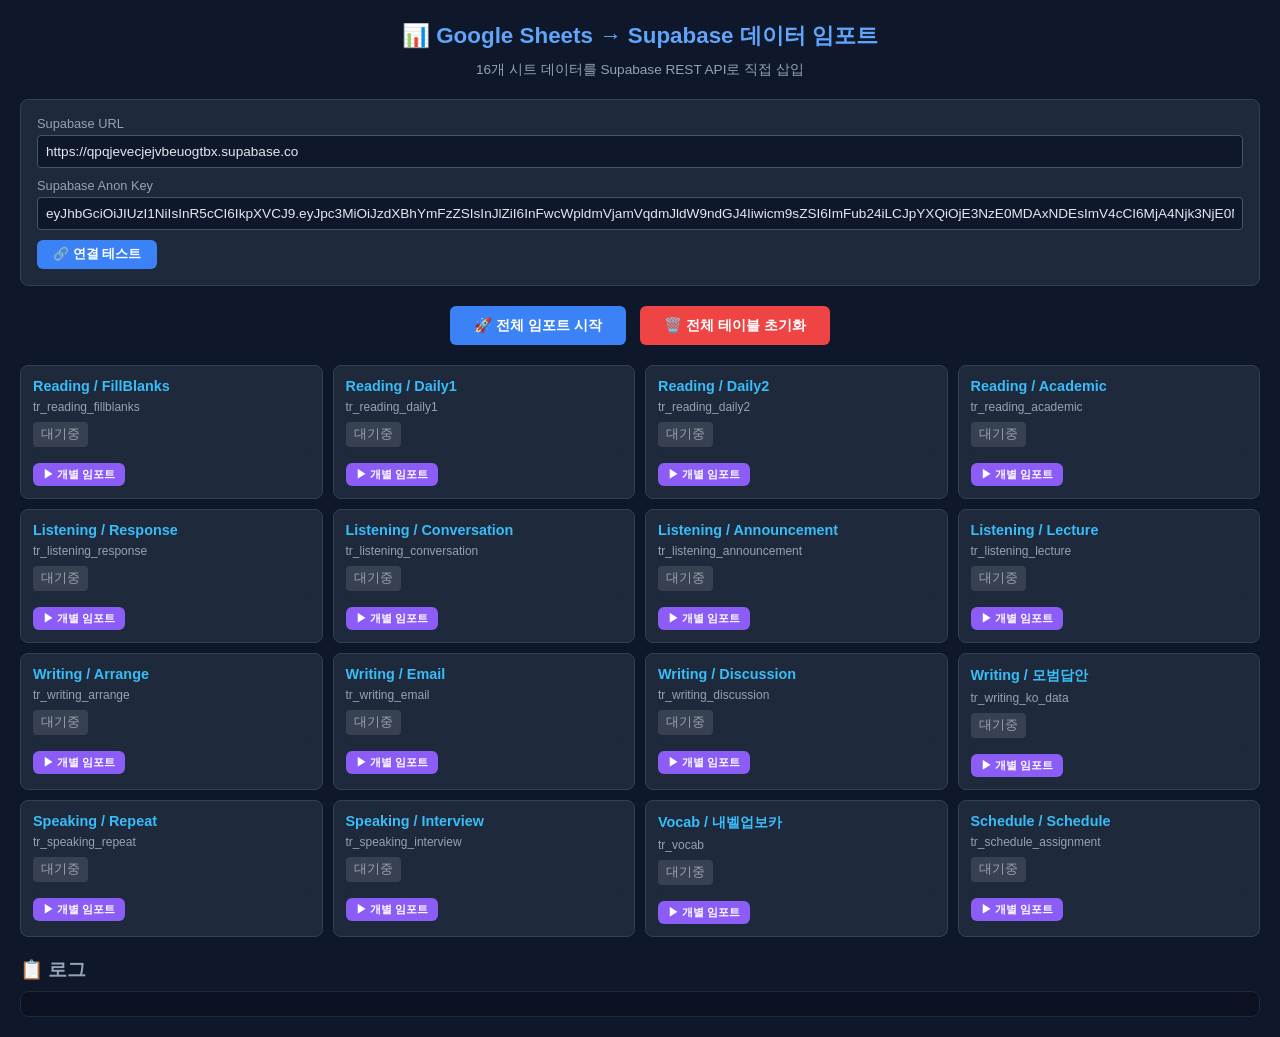
<file: data-import.html>
<!DOCTYPE html>
<html lang="ko">
<head>
<meta charset="UTF-8">
<meta name="viewport" content="width=device-width, initial-scale=1.0">
<title>Google Sheets → Supabase 데이터 임포트 도구</title>
<style>
* { margin: 0; padding: 0; box-sizing: border-box; }
body { font-family: 'Segoe UI', sans-serif; background: #0f172a; color: #e2e8f0; padding: 20px; }
h1 { text-align: center; margin-bottom: 10px; font-size: 1.4em; color: #60a5fa; }
.subtitle { text-align: center; margin-bottom: 20px; font-size: 0.85em; color: #94a3b8; }
.grid { display: grid; grid-template-columns: repeat(auto-fill, minmax(280px, 1fr)); gap: 10px; margin-bottom: 20px; }
.card { background: #1e293b; border-radius: 8px; padding: 12px; border: 1px solid #334155; }
.card h3 { font-size: 0.9em; color: #38bdf8; margin-bottom: 6px; }
.card .info { font-size: 0.75em; color: #94a3b8; margin-bottom: 8px; }
.status { font-size: 0.8em; padding: 4px 8px; border-radius: 4px; display: inline-block; }
.status.pending { background: #374151; color: #9ca3af; }
.status.loading { background: #1e3a5f; color: #60a5fa; }
.status.success { background: #14532d; color: #4ade80; }
.status.error { background: #7f1d1d; color: #f87171; }
.status.skipped { background: #422006; color: #fbbf24; }
button { padding: 10px 24px; border: none; border-radius: 6px; cursor: pointer; font-size: 0.9em; font-weight: 600; }
.btn-primary { background: #3b82f6; color: white; }
.btn-primary:hover { background: #2563eb; }
.btn-primary:disabled { background: #475569; cursor: not-allowed; }
.btn-danger { background: #ef4444; color: white; margin-left: 10px; }
.btn-single { background: #8b5cf6; color: white; font-size: 0.7em; padding: 4px 10px; margin-top: 6px; }
.controls { text-align: center; margin-bottom: 20px; }
#log { background: #0c1222; border: 1px solid #1e293b; border-radius: 8px; padding: 12px; max-height: 500px; overflow-y: auto; font-family: 'Consolas', monospace; font-size: 0.75em; line-height: 1.6; }
.log-info { color: #60a5fa; }
.log-success { color: #4ade80; }
.log-error { color: #f87171; }
.log-warn { color: #fbbf24; }
.progress-bar { width: 100%; height: 4px; background: #1e293b; border-radius: 2px; margin-top: 6px; }
.progress-fill { height: 100%; background: #3b82f6; border-radius: 2px; transition: width 0.3s; }
.summary { text-align: center; margin: 20px 0; padding: 15px; background: #1e293b; border-radius: 8px; font-size: 0.9em; }
.conn-box { background: #1e293b; border: 1px solid #334155; border-radius: 8px; padding: 16px; margin-bottom: 20px; }
.conn-box label { font-size: 0.8em; color: #94a3b8; display: block; margin-bottom: 4px; }
.conn-box input { width: 100%; padding: 8px; background: #0f172a; border: 1px solid #475569; border-radius: 4px; color: #e2e8f0; font-size: 0.85em; margin-bottom: 10px; }
.conn-status { font-size: 0.8em; padding: 4px 8px; border-radius: 4px; }
.conn-ok { background: #14532d; color: #4ade80; }
.conn-fail { background: #7f1d1d; color: #f87171; }
</style>
</head>
<body>
<h1>📊 Google Sheets → Supabase 데이터 임포트</h1>
<p class="subtitle">16개 시트 데이터를 Supabase REST API로 직접 삽입</p>

<div class="conn-box">
    <label>Supabase URL</label>
    <input id="supabaseUrl" value="https://qpqjevecjejvbeuogtbx.supabase.co" />
    <label>Supabase Anon Key</label>
    <input id="supabaseKey" value="eyJhbGciOiJIUzI1NiIsInR5cCI6IkpXVCJ9.eyJpc3MiOiJzdXBhYmFzZSIsInJlZiI6InFwcWpldmVjamVqdmJldW9ndGJ4Iiwicm9sZSI6ImFub24iLCJpYXQiOjE3NzE0MDAxNDEsImV4cCI6MjA4Njk3NjE0MX0.pJvY4u9oHQYa7IvAjWluHMow_4WIkONDBBasnXxF5Gc" />
    <button class="btn-primary" onclick="testConnection()" style="padding:6px 16px; font-size:0.8em;">🔗 연결 테스트</button>
    <span id="connStatus"></span>
</div>

<div class="controls">
    <button id="btnImportAll" class="btn-primary" onclick="importAll()">🚀 전체 임포트 시작</button>
    <button id="btnClearAll" class="btn-danger" onclick="clearAllTables()">🗑️ 전체 테이블 초기화</button>
</div>

<div id="summary" class="summary" style="display:none;"></div>

<div class="grid" id="cardGrid"></div>

<h3 style="margin-bottom:8px; color:#94a3b8;">📋 로그</h3>
<div id="log"></div>

<script>
// ============================
// Supabase 설정
// ============================
function getConfig() {
    return {
        url: document.getElementById('supabaseUrl').value.trim().replace(/\/$/, ''),
        key: document.getElementById('supabaseKey').value.trim()
    };
}

async function testConnection() {
    const cfg = getConfig();
    const el = document.getElementById('connStatus');
    try {
        const resp = await fetch(`${cfg.url}/rest/v1/tr_reading_fillblanks?select=id&limit=1`, {
            headers: { 'apikey': cfg.key, 'Authorization': `Bearer ${cfg.key}` }
        });
        if (resp.ok) {
            el.className = 'conn-status conn-ok';
            el.textContent = '✅ 연결 성공!';
            log('Supabase 연결 성공', 'success');
        } else if (resp.status === 404) {
            el.className = 'conn-status conn-fail';
            el.textContent = '⚠️ 테이블 없음 - SQL 먼저 실행하세요';
            log(`테이블 없음 (404). supabase-content-tables.sql을 SQL Editor에서 먼저 실행하세요.`, 'error');
        } else {
            el.className = 'conn-status conn-fail';
            el.textContent = `❌ HTTP ${resp.status}`;
            log(`연결 실패: HTTP ${resp.status}`, 'error');
        }
    } catch (e) {
        el.className = 'conn-status conn-fail';
        el.textContent = '❌ 연결 실패';
        log(`연결 실패: ${e.message}`, 'error');
    }
}

// ============================
// Supabase REST API
// ============================
async function supabaseInsert(tableName, rows) {
    const cfg = getConfig();
    const resp = await fetch(`${cfg.url}/rest/v1/${tableName}`, {
        method: 'POST',
        headers: {
            'apikey': cfg.key,
            'Authorization': `Bearer ${cfg.key}`,
            'Content-Type': 'application/json',
            'Prefer': 'return=minimal'
        },
        body: JSON.stringify(rows)
    });
    if (!resp.ok) {
        const text = await resp.text();
        throw new Error(`${resp.status}: ${text}`);
    }
    return true;
}

async function supabaseDelete(tableName) {
    const cfg = getConfig();
    // DELETE with no filter = delete all (Supabase requires a filter, so we use id != '')
    const resp = await fetch(`${cfg.url}/rest/v1/${tableName}?id=neq.____IMPOSSIBLE____`, {
        method: 'DELETE',
        headers: {
            'apikey': cfg.key,
            'Authorization': `Bearer ${cfg.key}`,
            'Prefer': 'return=minimal'
        }
    });
    return resp.ok;
}

// ============================
// 시트 설정
// ============================
const SHEETS = [
    { key: 'fillblanks', name: 'FillBlanks', table: 'tr_reading_fillblanks', spreadsheetId: '12EmtpZUXLyqyHH8iFfBiBgw7DVzP15LUWcIEaQLuOfY', gid: '0', section: 'Reading' },
    { key: 'daily1', name: 'Daily1', table: 'tr_reading_daily1', spreadsheetId: '12EmtpZUXLyqyHH8iFfBiBgw7DVzP15LUWcIEaQLuOfY', gid: '1189725287', section: 'Reading' },
    { key: 'daily2', name: 'Daily2', table: 'tr_reading_daily2', spreadsheetId: '12EmtpZUXLyqyHH8iFfBiBgw7DVzP15LUWcIEaQLuOfY', gid: '840514208', section: 'Reading' },
    { key: 'academic', name: 'Academic', table: 'tr_reading_academic', spreadsheetId: '12EmtpZUXLyqyHH8iFfBiBgw7DVzP15LUWcIEaQLuOfY', gid: '421928479', section: 'Reading' },
    { key: 'response', name: 'Response', table: 'tr_listening_response', spreadsheetId: '1srFVmFnRa8A73isTO_Vk3yfU1bQWVroHUui8XvYf9e0', gid: '0', section: 'Listening' },
    { key: 'conversation', name: 'Conversation', table: 'tr_listening_conversation', spreadsheetId: '1srFVmFnRa8A73isTO_Vk3yfU1bQWVroHUui8XvYf9e0', gid: '1189725287', section: 'Listening' },
    { key: 'announcement', name: 'Announcement', table: 'tr_listening_announcement', spreadsheetId: '1srFVmFnRa8A73isTO_Vk3yfU1bQWVroHUui8XvYf9e0', gid: '840514208', section: 'Listening' },
    { key: 'lecture', name: 'Lecture', table: 'tr_listening_lecture', spreadsheetId: '1srFVmFnRa8A73isTO_Vk3yfU1bQWVroHUui8XvYf9e0', gid: '421928479', section: 'Listening' },
    { key: 'arrange', name: 'Arrange', table: 'tr_writing_arrange', spreadsheetId: '1Na3AmaqNeE2a3gcq7koj0TF2jGZhS7m8PFuk2S8rRfo', gid: '0', section: 'Writing' },
    { key: 'email', name: 'Email', table: 'tr_writing_email', spreadsheetId: '1Na3AmaqNeE2a3gcq7koj0TF2jGZhS7m8PFuk2S8rRfo', gid: '1586284898', section: 'Writing' },
    { key: 'discussion', name: 'Discussion', table: 'tr_writing_discussion', spreadsheetId: '1Na3AmaqNeE2a3gcq7koj0TF2jGZhS7m8PFuk2S8rRfo', gid: '44517517', section: 'Writing' },
    { key: 'kodata', name: '모범답안', table: 'tr_writing_ko_data', spreadsheetId: '1Na3AmaqNeE2a3gcq7koj0TF2jGZhS7m8PFuk2S8rRfo', gid: '676607019', section: 'Writing' },
    { key: 'repeat', name: 'Repeat', table: 'tr_speaking_repeat', spreadsheetId: '1wuZ8riC-foWRMQosuCgyZIE9ZdsElZIuhPqFMGhuUQM', gid: '0', section: 'Speaking' },
    { key: 'interview', name: 'Interview', table: 'tr_speaking_interview', spreadsheetId: '1wuZ8riC-foWRMQosuCgyZIE9ZdsElZIuhPqFMGhuUQM', gid: '928002984', section: 'Speaking' },
    { key: 'vocab', name: '내벨업보카', table: 'tr_vocab', spreadsheetId: '1I9R-yNiRrp12lDQ_pIk6_tUFO2KcxkG_akrwPj3zKws', gid: '0', section: 'Vocab' },
    { key: 'schedule', name: 'Schedule', table: 'tr_schedule_assignment', spreadsheetId: '1vyi3LV5bZNQ0dxsZOjpde94BD8aTwtu-MvzCVgtxOIE', gid: '1', section: 'Schedule' },
];

const sheetStatus = {};
SHEETS.forEach(s => { sheetStatus[s.key] = { status: 'pending', rows: 0 }; });

// ============================
// UI
// ============================
function initUI() {
    const grid = document.getElementById('cardGrid');
    grid.innerHTML = SHEETS.map(s => `
        <div class="card" id="card_${s.key}">
            <h3>${s.section} / ${s.name}</h3>
            <div class="info">${s.table}</div>
            <span class="status pending" id="status_${s.key}">대기중</span>
            <div class="progress-bar"><div class="progress-fill" id="progress_${s.key}" style="width:0%"></div></div>
            <button class="btn-single" onclick="importSingle('${s.key}')">▶ 개별 임포트</button>
        </div>
    `).join('');
}

function updateStatus(key, status, text) {
    const el = document.getElementById(`status_${key}`);
    if (el) { el.className = `status ${status}`; el.textContent = text; }
    sheetStatus[key].status = status;
}

function updateProgress(key, pct) {
    const el = document.getElementById(`progress_${key}`);
    if (el) el.style.width = pct + '%';
}

function log(msg, type = 'info') {
    const logEl = document.getElementById('log');
    const div = document.createElement('div');
    div.className = `log-${type}`;
    div.textContent = `[${new Date().toLocaleTimeString()}] ${msg}`;
    logEl.appendChild(div);
    logEl.scrollTop = logEl.scrollHeight;
}

// ============================
// CSV 유틸
// ============================
function parseCSVLine(line) {
    const result = [];
    let current = '';
    let inQ = false;
    for (let i = 0; i < line.length; i++) {
        const ch = line[i];
        if (ch === '"' && inQ && line[i+1] === '"') { current += '"'; i++; }
        else if (ch === '"') { inQ = !inQ; }
        else if (ch === ',' && !inQ) { result.push(current); current = ''; }
        else { current += ch; }
    }
    result.push(current);
    return result;
}

function splitCSVRows(csvText) {
    const rows = [];
    let current = '';
    let inQ = false;
    for (let i = 0; i < csvText.length; i++) {
        const ch = csvText[i];
        if (ch === '"') {
            if (inQ && csvText[i+1] === '"') { current += '""'; i++; }
            else { inQ = !inQ; current += ch; }
        } else if ((ch === '\n' || (ch === '\r' && csvText[i+1] === '\n')) && !inQ) {
            if (ch === '\r') i++;
            if (current.trim()) rows.push(current);
            current = '';
        } else { current += ch; }
    }
    if (current.trim()) rows.push(current);
    return rows;
}

async function fetchCSV(sid, gid) {
    const url = `https://docs.google.com/spreadsheets/d/${sid}/export?format=csv&gid=${gid}`;
    const resp = await fetch(url);
    if (!resp.ok) throw new Error(`CSV fetch HTTP ${resp.status}`);
    return await resp.text();
}

// ============================
// 16개 파서
// ============================
function parseFillBlanks(csv) {
    const lines = csv.trim().split('\n'), rows = [];
    for (let i = 1; i < lines.length; i++) {
        const v = parseCSVLine(lines[i].trim());
        if (v.length < 2) continue;
        let id = v[0].trim(); if (!id) continue;
        const m = id.match(/fillblank_set_(\d+)/);
        if (m) id = `fillblank_set_${String(parseInt(m[1])).padStart(4,'0')}`;
        rows.push({ id, passage_with_markers: v[1] });
    }
    return rows;
}

function parseDaily1(csv) {
    const lines = csv.trim().split('\n'), rows = [];
    for (let i = 1; i < lines.length; i++) {
        const v = parseCSVLine(lines[i].trim());
        if (v.length < 8) continue;
        let id = v[0].trim(); if (!id) continue;
        const m = id.match(/daily1_set_(\d+)/); if (m) id = `daily1_set_${String(parseInt(m[1])).padStart(4,'0')}`;
        rows.push({ id, main_title: v[1], passage_title: v[2], passage_content: v[3], sentence_translations: v[4], interactive_words: v[5], question1: v[6], question2: v[7] });
    }
    return rows;
}

function parseDaily2(csv) {
    const lines = csv.trim().split('\n'), rows = [];
    for (let i = 1; i < lines.length; i++) {
        const v = parseCSVLine(lines[i].trim());
        if (v.length < 9) continue;
        let id = v[0].trim(); if (!id) continue;
        const m = id.match(/daily2_set_(\d+)/); if (m) id = `daily2_set_${String(parseInt(m[1])).padStart(4,'0')}`;
        rows.push({ id, main_title: v[1], passage_title: v[2], passage_content: v[3], sentence_translations: v[4], interactive_words: v[5], question1: v[6], question2: v[7], question3: v[8] });
    }
    return rows;
}

function parseAcademic(csv) {
    const lines = csv.trim().split('\n'), rows = [];
    for (let i = 1; i < lines.length; i++) {
        const v = parseCSVLine(lines[i].trim());
        if (v.length < 11) continue;
        let id = v[0].trim(); if (!id) continue;
        const m = id.match(/academic_set_(\d+)/); if (m) id = `academic_set_${String(parseInt(m[1])).padStart(4,'0')}`;
        rows.push({ id, main_title: v[1], passage_title: v[2], passage_content: v[3], sentence_translations: v[4], interactive_words: v[5], question1: v[6], question2: v[7], question3: v[8], question4: v[9], question5: v[10] });
    }
    return rows;
}

function parseResponse(csv) {
    const lines = csv.trim().split('\n'), rows = [];
    let lastSetId = '';
    for (let i = 1; i < lines.length; i++) {
        const v = parseCSVLine(lines[i].trim());
        if (v.length < 9) continue;
        let sid = v[0].trim();
        if (!sid && lastSetId) sid = lastSetId;
        if (sid) { lastSetId = sid; if (/^\d+$/.test(sid)) sid = `response_set_${String(sid).padStart(4,'0')}`; }
        if (!sid) continue;
        const qn = parseInt(v[1]) || 1;
        rows.push({ id: `${sid}_q${String(qn).padStart(2,'0')}`, set_id: sid, question_num: qn,
            audio_url: v[2]||'', gender: v[3]||'', option1: v[4]||'', option2: v[5]||'', option3: v[6]||'', option4: v[7]||'',
            answer: parseInt(v[8])||1, script: v[9]||'', script_trans: v[10]||'',
            option_trans1: v[11]||'', option_trans2: v[12]||'', option_trans3: v[13]||'', option_trans4: v[14]||'',
            option_exp1: v[15]||'', option_exp2: v[16]||'', option_exp3: v[17]||'', option_exp4: v[18]||'',
            script_highlights: v[19]||'' });
    }
    return rows;
}

function parseConversation(csv) {
    const lines = csv.trim().split('\n'), rows = [];
    for (let i = 1; i < lines.length; i++) {
        const v = parseCSVLine(lines[i].trim());
        if (v.length < 30) continue;
        let id = v[0].trim(); if (!id) continue;
        if (/^\d+$/.test(id)) id = `conversation_set_${String(id).padStart(4,'0')}`;
        else { const m = id.match(/conversation_set_(\d+)/); if (m) id = `conversation_set_${String(parseInt(m[1])).padStart(4,'0')}`; }
        rows.push({ id, audio_url: v[1]||'', script: v[2]||'', script_trans: v[3]||'', script_highlights: v[34]||'',
            q1_question: v[4]||'', q1_question_trans: v[5]||'', q1_opt1: v[6]||'', q1_opt2: v[7]||'', q1_opt3: v[8]||'', q1_opt4: v[9]||'', q1_answer: parseInt(v[10])||1,
            q1_opt_trans1: v[11]||'', q1_opt_trans2: v[12]||'', q1_opt_trans3: v[13]||'', q1_opt_trans4: v[14]||'',
            q1_opt_exp1: v[15]||'', q1_opt_exp2: v[16]||'', q1_opt_exp3: v[17]||'', q1_opt_exp4: v[18]||'',
            q2_question: v[19]||'', q2_question_trans: v[20]||'', q2_opt1: v[21]||'', q2_opt2: v[22]||'', q2_opt3: v[23]||'', q2_opt4: v[24]||'', q2_answer: parseInt(v[25])||1,
            q2_opt_trans1: v[26]||'', q2_opt_trans2: v[27]||'', q2_opt_trans3: v[28]||'', q2_opt_trans4: v[29]||'',
            q2_opt_exp1: v[30]||'', q2_opt_exp2: v[31]||'', q2_opt_exp3: v[32]||'', q2_opt_exp4: v[33]||'' });
    }
    return rows;
}

function parseAnnouncement(csv) {
    const lines = csv.trim().split('\n'), rows = [];
    for (let i = 1; i < lines.length; i++) {
        const v = parseCSVLine(lines[i].trim());
        if (v.length < 30) continue;
        let id = v[0].trim(); if (!id) continue;
        if (/^\d+$/.test(id)) id = `announcement_set_${String(id).padStart(4,'0')}`;
        else { const m = id.match(/announcement_set_(\d+)/); if (m) id = `announcement_set_${String(parseInt(m[1])).padStart(4,'0')}`; }
        rows.push({ id, gender: v[1]||'', narration_url: v[2]||'', audio_url: v[3]||'', script: v[4]||'', script_trans: v[5]||'', script_highlights: v[37]||'',
            q1_question_text: v[6]||'', q1_question_text_trans: v[7]||'', q1_opt1: v[8]||'', q1_opt2: v[9]||'', q1_opt3: v[10]||'', q1_opt4: v[11]||'', q1_correct_answer: parseInt(v[12])||1,
            q1_trans1: v[13]||'', q1_trans2: v[14]||'', q1_trans3: v[15]||'', q1_trans4: v[16]||'', q1_exp1: v[17]||'', q1_exp2: v[18]||'', q1_exp3: v[19]||'', q1_exp4: v[20]||'',
            q2_question_text: v[21]||'', q2_question_text_trans: v[22]||'', q2_opt1: v[23]||'', q2_opt2: v[24]||'', q2_opt3: v[25]||'', q2_opt4: v[26]||'', q2_correct_answer: parseInt(v[27])||1,
            q2_trans1: v[28]||'', q2_trans2: v[29]||'', q2_trans3: v[30]||'', q2_trans4: v[31]||'', q2_exp1: v[33]||'', q2_exp2: v[34]||'', q2_exp3: v[35]||'', q2_exp4: v[36]||'' });
    }
    return rows;
}

function parseLecture(csv) {
    const lines = csv.trim().split('\n'), rows = [];
    for (let i = 1; i < lines.length; i++) {
        const v = parseCSVLine(lines[i].trim());
        if (v.length < 50) continue;
        let id = v[0].trim(); if (!id) continue;
        if (/^\d+$/.test(id)) id = `lecture_set_${String(id).padStart(4,'0')}`;
        else { const m = id.match(/lecture_set_(\d+)/); if (m) id = `lecture_set_${String(parseInt(m[1])).padStart(4,'0')}`; }
        function driveUrl(u) { if (!u) return ''; const m = u.match(/\/d\/([^/]+)/); return m ? `https://drive.google.com/uc?export=download&id=${m[1]}` : u.trim(); }
        const row = { id, gender: v[1]||'', lecture_title: v[2]||'', narration_url: driveUrl(v[3]), audio_url: driveUrl(v[4]), script: v[5]||'', script_trans: v[6]||'', script_highlights: v[67]||'' };
        [1,2,3,4].forEach((qn,qi) => {
            const b = 7 + qi*15;
            row[`q${qn}_question_text`] = v[b]||''; row[`q${qn}_question_trans`] = v[b+1]||'';
            row[`q${qn}_opt1`] = v[b+2]||''; row[`q${qn}_opt2`] = v[b+3]||''; row[`q${qn}_opt3`] = v[b+4]||''; row[`q${qn}_opt4`] = v[b+5]||'';
            row[`q${qn}_correct_answer`] = parseInt(v[b+6])||1;
            row[`q${qn}_trans1`] = v[b+7]||''; row[`q${qn}_trans2`] = v[b+8]||''; row[`q${qn}_trans3`] = v[b+9]||''; row[`q${qn}_trans4`] = v[b+10]||'';
            row[`q${qn}_exp1`] = v[b+11]||''; row[`q${qn}_exp2`] = v[b+12]||''; row[`q${qn}_exp3`] = v[b+13]||''; row[`q${qn}_exp4`] = v[b+14]||'';
        });
        rows.push(row);
    }
    return rows;
}

function parseArrange(csv) {
    const lines = csv.trim().split('\n'), rows = [];
    for (let i = 1; i < lines.length; i++) {
        const v = parseCSVLine(lines[i].trim());
        if (v.length < 10) continue;
        let sid = v[0].trim(); if (!sid) continue;
        const m = sid.match(/arrange_set_(\d+)/); if (m) sid = `arrange_set_${String(parseInt(m[1])).padStart(4,'0')}`;
        const qn = parseInt(v[1])||1;
        rows.push({ id: `${sid}_q${String(qn).padStart(2,'0')}`, set_id: sid, question_num: qn,
            given_sentence: v[2]||'', given_translation: v[3]||'', correct_answer: v[4]||'', correct_translation: v[5]||'',
            presented_words: v[6]||'', option_words: v[7]||'', end_punctuation: v[8]||'', explanation: v[9]||'', week: v[10]||'', day: v[11]||'' });
    }
    return rows;
}

function parseEmail(csv) {
    const lines = csv.trim().split('\n'), rows = [];
    for (let i = 1; i < lines.length; i++) {
        const v = parseCSVLine(lines[i].trim());
        if (v.length < 20) continue;
        let id = v[0].trim(); if (!id) continue;
        const m = id.match(/email_set_(\d+)/); if (m) id = `email_set_${String(parseInt(m[1])).padStart(4,'0')}`;
        rows.push({ id, scenario: v[1]||'', task: v[2]||'', instruction1: v[3]||'', instruction2: v[4]||'', instruction3: v[5]||'',
            to_recipient: v[6]||'', subject: v[7]||'', sample_answer: v[8]||'',
            bullet1_must: v[9]||'', bullet1_sample: v[10]||'', bullet1_points: v[11]||'', bullet1_key: v[12]||'',
            bullet2_must: v[13]||'', bullet2_sample: v[14]||'', bullet2_points: v[15]||'', bullet2_key: v[16]||'',
            bullet3_must: v[17]||'', bullet3_sample: v[18]||'', bullet3_points: v[19]||'', bullet3_key: v[20]||'' });
    }
    return rows;
}

function parseDiscussion(csv) {
    const lines = csv.trim().split('\n'), rows = [];
    for (let i = 1; i < lines.length; i++) {
        const v = parseCSVLine(lines[i].trim());
        if (v.length < 6) continue;
        let id = v[0].trim(); if (!id) continue;
        const m = id.match(/discussion_set_(\d+)/); if (m) id = `discussion_set_${String(parseInt(m[1])).padStart(4,'0')}`;
        rows.push({ id, class_context: v[1]||'', topic: v[2]||'', student1_opinion: v[3]||'', student2_opinion: v[4]||'', sample_answer: v[5]||'',
            bullet1_sentence: v[6]||'', bullet1_ets: v[7]||'', bullet1_strategy: v[8]||'',
            bullet2_sentence: v[9]||'', bullet2_ets: v[10]||'', bullet2_strategy: v[11]||'',
            bullet3_sentence: v[12]||'', bullet3_ets: v[13]||'', bullet3_strategy: v[14]||'',
            bullet4_sentence: v[15]||'', bullet4_ets: v[16]||'', bullet4_strategy: v[17]||'',
            bullet5_sentence: v[18]||'', bullet5_ets: v[19]||'', bullet5_strategy: v[20]||'' });
    }
    return rows;
}

function parseKoData(csv) {
    const allRows = splitCSVRows(csv), rows = [];
    for (let i = 1; i < allRows.length; i++) {
        const v = parseCSVLine(allRows[i]);
        if (v.length < 3) continue;
        const type = v[0].trim(), setId = v[1].trim(), koText = v[2];
        if (!type || !setId) continue;
        rows.push({ id: `${type}_${setId}`, type, set_id: setId, ko_text: koText });
    }
    return rows;
}

function parseRepeat(csv) {
    const lines = csv.trim().split('\n'), rows = [];
    for (let i = 1; i < lines.length; i++) {
        const v = parseCSVLine(lines[i].trim());
        if (v.length < 10) continue;
        let id = v[0].trim(); if (!id) continue;
        const row = { id, context_text: v[1]||'', narration_audio: v[2]||'', narration_image: v[3]||'' };
        for (let n = 1; n <= 7; n++) {
            const b = 4 + (n-1)*5;
            row[`audio${n}_url`] = v[b]||''; row[`audio${n}_image`] = v[b+1]||''; row[`audio${n}_script`] = v[b+2]||'';
            row[`audio${n}_translation`] = v[b+3]||''; row[`audio${n}_response_time`] = parseInt(v[b+4])||8;
        }
        rows.push(row);
    }
    return rows;
}

function parseInterview(csv) {
    const lines = csv.trim().split('\n'), rows = [];
    for (let i = 1; i < lines.length; i++) {
        const v = parseCSVLine(lines[i].trim());
        if (v.length < 10) continue;
        let id = v[0].trim(); if (!id) continue;
        const row = { id, context_text: v[1]||'', context_translation: v[2]||'', context_audio: v[3]||'', context_image: v[4]||'', nodding_video: v[33]||'' };
        for (let n = 1; n <= 4; n++) {
            const b = 5 + (n-1)*7;
            row[`v${n}_video`] = v[b]||''; row[`v${n}_script`] = v[b+1]||''; row[`v${n}_translation`] = v[b+2]||'';
            row[`v${n}_model_answer`] = v[b+3]||''; row[`v${n}_model_answer_trans`] = v[b+4]||''; row[`v${n}_model_answer_audio`] = v[b+5]||''; row[`v${n}_highlights`] = v[b+6]||'';
        }
        rows.push(row);
    }
    return rows;
}

function parseVocab(csv) {
    const lines = csv.trim().split('\n'), rows = [];
    const usedIds = new Set();
    for (let i = 1; i < lines.length; i++) {
        const v = parseCSVLine(lines[i].trim());
        if (v.length < 2) continue;
        const page = parseInt(v[0])||0, hw = (v[1]||'').trim();
        if (!hw) continue;
        let baseId = `page${page}_${hw.replace(/\s+/g,'_').toLowerCase()}`;
        let id = baseId;
        let dup = 2;
        while (usedIds.has(id)) { id = `${baseId}_${dup++}`; }
        usedIds.add(id);
        rows.push({ id, page, headword: hw,
            synonym1: v[2]||'', synonym2: v[3]||'', synonym3: v[4]||'', synonym4: v[5]||'',
            synonym5: v[6]||'', synonym6: v[7]||'', synonym7: v[8]||'', synonym8: v[9]||'' });
    }
    return rows;
}

function parseSchedule(csv) {
    const lines = csv.trim().split('\n'), rows = [];
    for (let i = 1; i < lines.length; i++) {
        const v = parseCSVLine(lines[i].trim());
        if (v.length < 8) continue;
        const prog = v[0].trim(), week = parseInt(v[1])||1, day = v[2].trim();
        if (!prog || !day) continue;
        rows.push({ id: `${prog.replace(/\s+/g,'_')}_w${week}_${day}`, program: prog, week, day,
            section1: v[3]||'', section2: v[4]||'', section3: v[5]||'', section4: v[6]||'', description: v[7]||'' });
    }
    return rows;
}

const PARSERS = {
    fillblanks: parseFillBlanks, daily1: parseDaily1, daily2: parseDaily2, academic: parseAcademic,
    response: parseResponse, conversation: parseConversation, announcement: parseAnnouncement, lecture: parseLecture,
    arrange: parseArrange, email: parseEmail, discussion: parseDiscussion, kodata: parseKoData,
    repeat: parseRepeat, interview: parseInterview, vocab: parseVocab, schedule: parseSchedule
};

// ============================
// 임포트 로직
// ============================
async function importSheet(sheet) {
    updateStatus(sheet.key, 'loading', '📥 CSV 다운로드중...');
    updateProgress(sheet.key, 0);
    log(`[${sheet.name}] CSV 다운로드 시작...`);

    try {
        const csv = await fetchCSV(sheet.spreadsheetId, sheet.gid);
        log(`[${sheet.name}] CSV ${(csv.length/1024).toFixed(1)} KB 다운로드 완료`);
        updateProgress(sheet.key, 20);

        updateStatus(sheet.key, 'loading', '🔄 파싱중...');
        const rows = PARSERS[sheet.key](csv);
        log(`[${sheet.name}] ${rows.length}행 파싱 완료`, 'success');
        updateProgress(sheet.key, 40);

        if (rows.length === 0) {
            updateStatus(sheet.key, 'skipped', '⚠️ 0행');
            log(`[${sheet.name}] 데이터 없음`, 'warn');
            return 0;
        }

        // Supabase REST API는 배치 INSERT 지원 (배열로 POST)
        // 단, 너무 크면 분할
        const BATCH = 50;
        let inserted = 0;
        for (let j = 0; j < rows.length; j += BATCH) {
            const batch = rows.slice(j, j + BATCH);
            updateStatus(sheet.key, 'loading', `📤 ${j}/${rows.length}...`);
            await supabaseInsert(sheet.table, batch);
            inserted += batch.length;
            updateProgress(sheet.key, 40 + Math.round((inserted/rows.length)*55));
        }

        updateProgress(sheet.key, 100);
        updateStatus(sheet.key, 'success', `✅ ${inserted}행`);
        sheetStatus[sheet.key].rows = inserted;
        log(`[${sheet.name}] ✅ ${inserted}행 삽입 완료!`, 'success');
        return inserted;

    } catch (e) {
        updateStatus(sheet.key, 'error', `❌ ${e.message.substring(0,40)}`);
        log(`[${sheet.name}] ❌ ${e.message}`, 'error');
        return 0;
    }
}

async function importSingle(key) {
    const sheet = SHEETS.find(s => s.key === key);
    if (sheet) await importSheet(sheet);
}

async function importAll() {
    const btn = document.getElementById('btnImportAll');
    btn.disabled = true; btn.textContent = '⏳ 진행중...';
    log('=== 전체 임포트 시작 ===');
    let total = 0, ok = 0, fail = 0;
    for (const s of SHEETS) {
        const n = await importSheet(s);
        total += n;
        if (sheetStatus[s.key].status === 'success') ok++;
        else if (sheetStatus[s.key].status === 'error') fail++;
    }
    log(`=== 완료: ${total}행, 성공 ${ok}, 실패 ${fail} ===`, 'success');
    document.getElementById('summary').style.display = 'block';
    document.getElementById('summary').innerHTML = `✅ <b>${total}</b>행 삽입 | 성공 <b>${ok}</b> | 실패 <b>${fail}</b>`;
    btn.disabled = false; btn.textContent = '🔄 다시 임포트';
}

async function clearAllTables() {
    if (!confirm('모든 tr_ 테이블 데이터를 삭제하시겠습니까?')) return;
    log('=== 전체 초기화 ===', 'warn');
    for (const s of SHEETS) {
        try {
            await supabaseDelete(s.table);
            updateStatus(s.key, 'pending', '대기중');
            log(`[${s.name}] 삭제 완료`, 'warn');
        } catch (e) {
            log(`[${s.name}] 삭제 실패: ${e.message}`, 'error');
        }
    }
}

initUI();
</script>
</body>
</html>
</file>
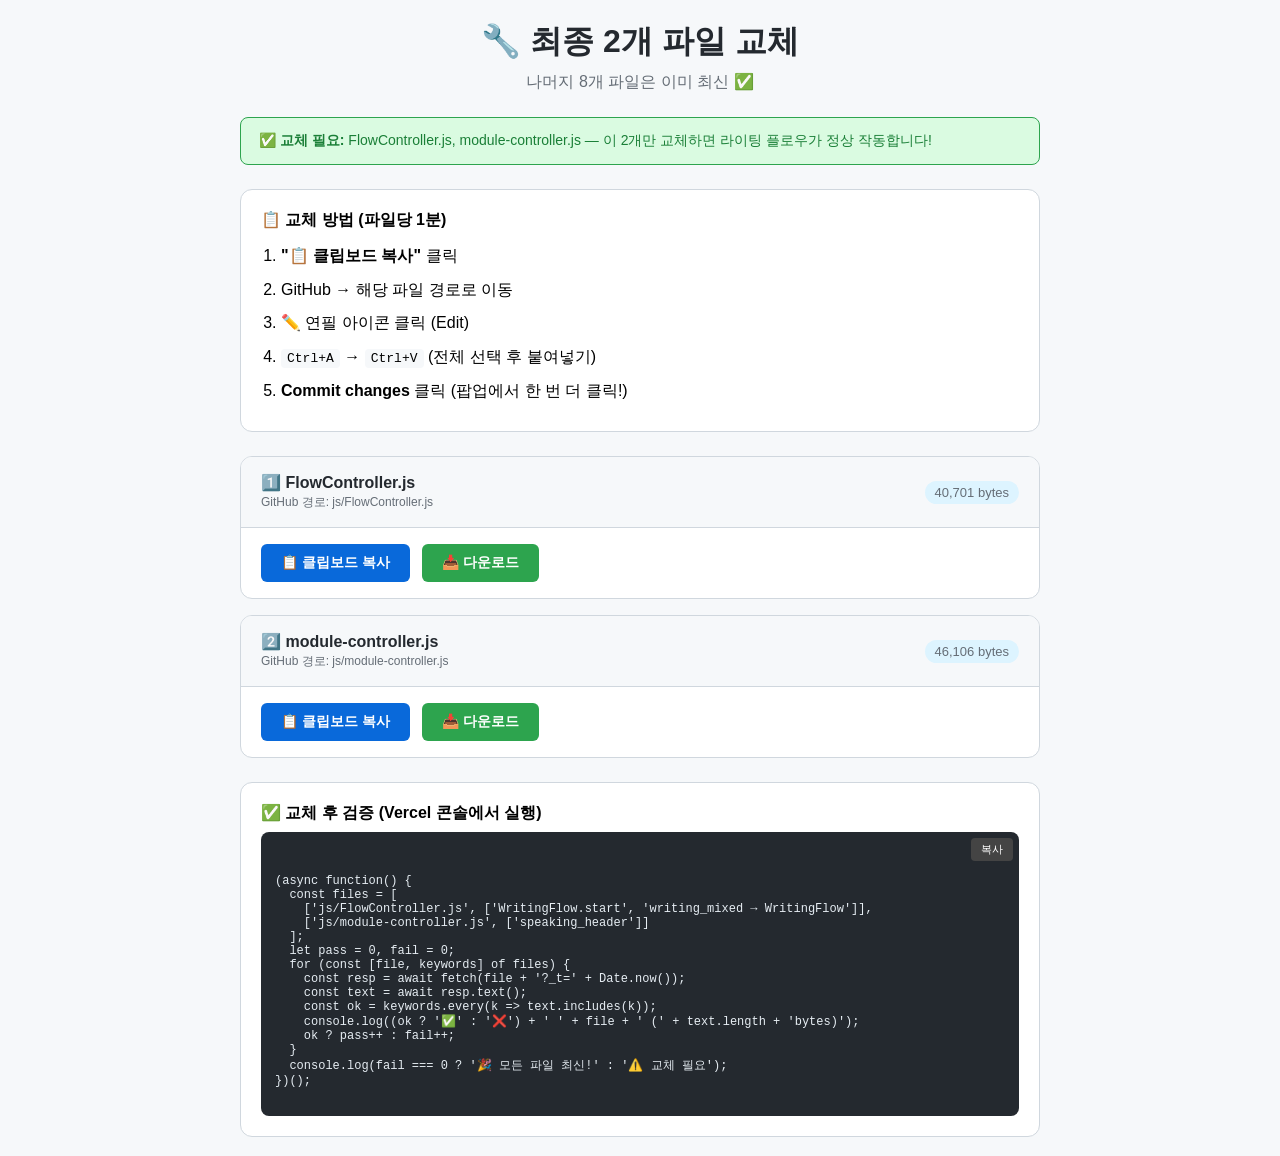
<file: final-upload.html>
<!DOCTYPE html>
<html lang="ko">
<head>
    <meta charset="UTF-8">
    <meta name="viewport" content="width=device-width, initial-scale=1.0">
    <title>최종 2개 파일 교체</title>
    <style>
        * { margin: 0; padding: 0; box-sizing: border-box; }
        body { font-family: -apple-system, BlinkMacSystemFont, 'Segoe UI', Roboto, sans-serif; background: #f6f8fa; padding: 20px; }
        .container { max-width: 800px; margin: 0 auto; }
        h1 { text-align: center; color: #24292f; margin-bottom: 8px; }
        .subtitle { text-align: center; color: #656d76; margin-bottom: 24px; }
        .warning { background: #dafbe1; border: 1px solid #2da44e; border-radius: 8px; padding: 14px 18px; margin-bottom: 24px; font-size: 14px; color: #1a7f37; }
        .file-card { background: #fff; border: 1px solid #d0d7de; border-radius: 12px; margin-bottom: 16px; overflow: hidden; }
        .file-header { display: flex; align-items: center; justify-content: space-between; padding: 16px 20px; background: #f6f8fa; border-bottom: 1px solid #d0d7de; }
        .file-name { font-weight: 600; color: #24292f; font-size: 16px; }
        .file-path { font-size: 12px; color: #656d76; margin-top: 2px; }
        .file-size { font-size: 13px; color: #656d76; background: #ddf4ff; padding: 4px 10px; border-radius: 20px; }
        .file-actions { padding: 16px 20px; display: flex; gap: 12px; align-items: center; flex-wrap: wrap; }
        .btn { padding: 10px 20px; border-radius: 6px; font-size: 14px; font-weight: 600; cursor: pointer; border: none; transition: all 0.2s; }
        .btn-copy { background: #0969da; color: white; }
        .btn-copy:hover { background: #0550ae; }
        .btn-download { background: #2da44e; color: white; }
        .btn-download:hover { background: #218838; }
        .status { font-size: 13px; color: #656d76; margin-left: auto; }
        .status.done { color: #2da44e; font-weight: 600; }
        .status.error { color: #cf222e; }
        .steps { background: #fff; border: 1px solid #d0d7de; border-radius: 12px; padding: 20px; margin-bottom: 24px; }
        .steps h2 { font-size: 16px; margin-bottom: 12px; }
        .steps ol { padding-left: 20px; }
        .steps li { margin-bottom: 8px; line-height: 1.6; }
        .steps code { background: #f6f8fa; padding: 2px 6px; border-radius: 4px; font-size: 13px; }
        .verify { background: #fff; border: 1px solid #d0d7de; border-radius: 12px; padding: 20px; margin-top: 24px; }
        .verify h2 { font-size: 16px; margin-bottom: 8px; }
        .script-box { background: #24292f; color: #e6edf3; padding: 14px; border-radius: 8px; font-family: monospace; font-size: 12px; white-space: pre-wrap; word-break: break-all; margin-top: 8px; position: relative; max-height: 300px; overflow-y: auto; }
        .copy-btn { position: absolute; top: 6px; right: 6px; background: #444; color: #fff; border: none; padding: 4px 10px; border-radius: 4px; cursor: pointer; font-size: 11px; }
    </style>
</head>
<body>
<div class="container">
    <h1>🔧 최종 2개 파일 교체</h1>
    <p class="subtitle">나머지 8개 파일은 이미 최신 ✅</p>
    
    <div class="warning">
        ✅ <b>교체 필요:</b> FlowController.js, module-controller.js — 이 2개만 교체하면 라이팅 플로우가 정상 작동합니다!
    </div>
    
    <div class="steps">
        <h2>📋 교체 방법 (파일당 1분)</h2>
        <ol>
            <li><b>"📋 클립보드 복사"</b> 클릭</li>
            <li>GitHub → 해당 파일 경로로 이동</li>
            <li>✏️ 연필 아이콘 클릭 (Edit)</li>
            <li><code>Ctrl+A</code> → <code>Ctrl+V</code> (전체 선택 후 붙여넣기)</li>
            <li><b>Commit changes</b> 클릭 (팝업에서 한 번 더 클릭!)</li>
        </ol>
    </div>

    <!-- File 1 -->
    <div class="file-card">
        <div class="file-header">
            <div>
                <div class="file-name">1️⃣ FlowController.js</div>
                <div class="file-path">GitHub 경로: js/FlowController.js</div>
            </div>
            <div class="file-size" id="size1">로딩중...</div>
        </div>
        <div class="file-actions">
            <button class="btn btn-copy" onclick="copyFile(0)">📋 클립보드 복사</button>
            <button class="btn btn-download" onclick="downloadFile(0)">📥 다운로드</button>
            <span class="status" id="status0"></span>
        </div>
    </div>

    <!-- File 2 -->
    <div class="file-card">
        <div class="file-header">
            <div>
                <div class="file-name">2️⃣ module-controller.js</div>
                <div class="file-path">GitHub 경로: js/module-controller.js</div>
            </div>
            <div class="file-size" id="size2">로딩중...</div>
        </div>
        <div class="file-actions">
            <button class="btn btn-copy" onclick="copyFile(1)">📋 클립보드 복사</button>
            <button class="btn btn-download" onclick="downloadFile(1)">📥 다운로드</button>
            <span class="status" id="status1"></span>
        </div>
    </div>

    <!-- Verify -->
    <div class="verify">
        <h2>✅ 교체 후 검증 (Vercel 콘솔에서 실행)</h2>
        <div class="script-box" id="verifyScript">
<button class="copy-btn" onclick="copyVerify()">복사</button>
(async function() {
  const files = [
    ['js/FlowController.js', ['WritingFlow.start', 'writing_mixed → WritingFlow']],
    ['js/module-controller.js', ['speaking_header']]
  ];
  let pass = 0, fail = 0;
  for (const [file, keywords] of files) {
    const resp = await fetch(file + '?_t=' + Date.now());
    const text = await resp.text();
    const ok = keywords.every(k => text.includes(k));
    console.log((ok ? '✅' : '❌') + ' ' + file + ' (' + text.length + 'bytes)');
    ok ? pass++ : fail++;
  }
  console.log(fail === 0 ? '🎉 모든 파일 최신!' : '⚠️ 교체 필요');
})();
        </div>
    </div>
</div>

<script>
const FILES = [
    { path: 'js/FlowController.js', name: 'FlowController.js' },
    { path: 'js/module-controller.js', name: 'module-controller.js' }
];
const cache = {};

window.addEventListener('load', async () => {
    for (let i = 0; i < FILES.length; i++) {
        try {
            const resp = await fetch(FILES[i].path + '?_t=' + Date.now());
            const text = await resp.text();
            cache[i] = text;
            document.getElementById('size' + (i+1)).textContent = text.length.toLocaleString() + ' bytes';
        } catch(e) {
            document.getElementById('size' + (i+1)).textContent = '❌ 로드 실패';
        }
    }
});

async function copyFile(idx) {
    const statusEl = document.getElementById('status' + idx);
    try {
        let text = cache[idx];
        if (!text) {
            const resp = await fetch(FILES[idx].path + '?_t=' + Date.now());
            text = await resp.text();
            cache[idx] = text;
        }
        await navigator.clipboard.writeText(text);
        statusEl.textContent = '✅ 복사 완료! GitHub에서 Ctrl+A → Ctrl+V';
        statusEl.className = 'status done';
    } catch(e) {
        // fallback
        const ta = document.createElement('textarea');
        ta.value = cache[idx] || '';
        ta.style.cssText = 'position:fixed;left:-9999px';
        document.body.appendChild(ta);
        ta.select();
        document.execCommand('copy');
        document.body.removeChild(ta);
        statusEl.textContent = '✅ 복사 완료! (fallback)';
        statusEl.className = 'status done';
    }
}

function downloadFile(idx) {
    const text = cache[idx];
    if (!text) { alert('파일 로딩 중...'); return; }
    const blob = new Blob([text], { type: 'text/javascript;charset=utf-8' });
    const url = URL.createObjectURL(blob);
    const a = document.createElement('a');
    a.href = url; a.download = FILES[idx].name;
    document.body.appendChild(a); a.click();
    document.body.removeChild(a); URL.revokeObjectURL(url);
    document.getElementById('status' + idx).textContent = '✅ 다운로드 완료!';
    document.getElementById('status' + idx).className = 'status done';
}

function copyVerify() {
    const text = document.getElementById('verifyScript').textContent.replace('복사', '').trim();
    navigator.clipboard.writeText(text);
    document.querySelector('.copy-btn').textContent = '✅ 복사됨!';
    setTimeout(() => document.querySelector('.copy-btn').textContent = '복사', 2000);
}
</script>
</body>
</html>
</file>
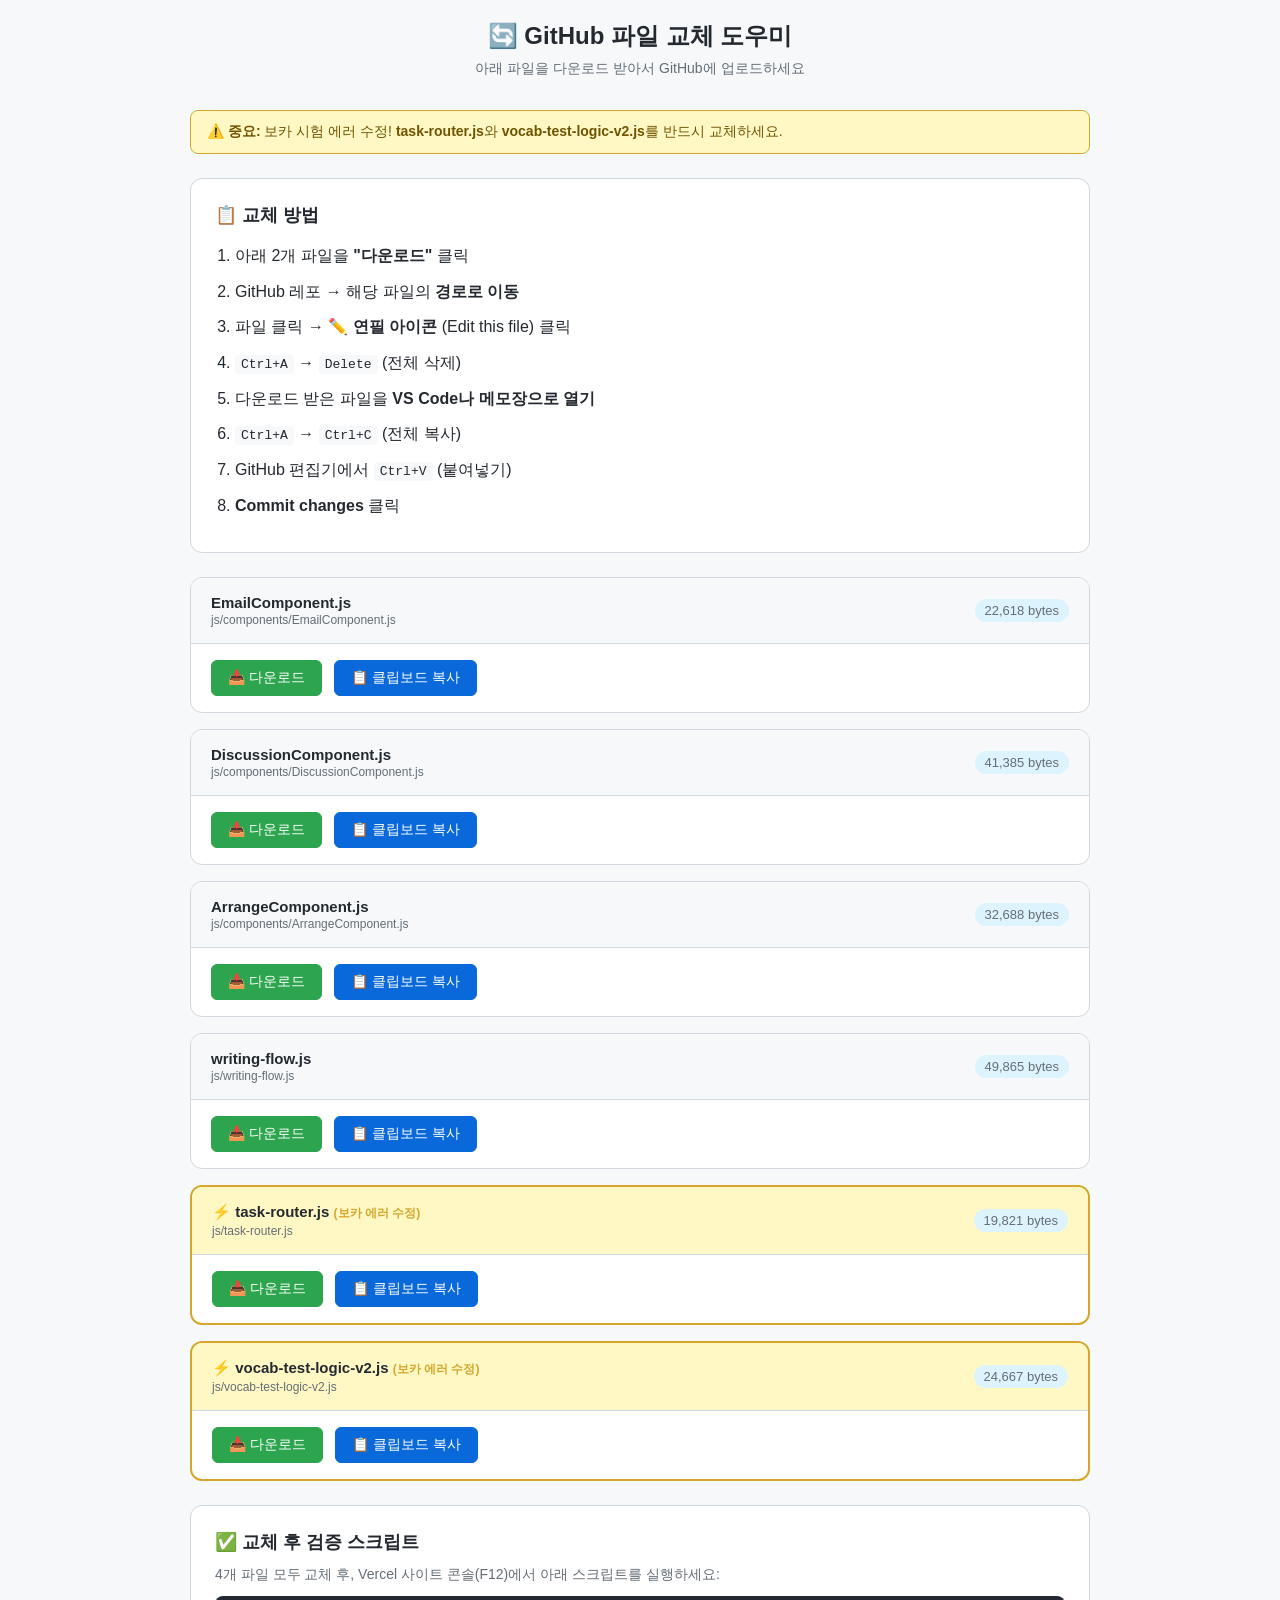
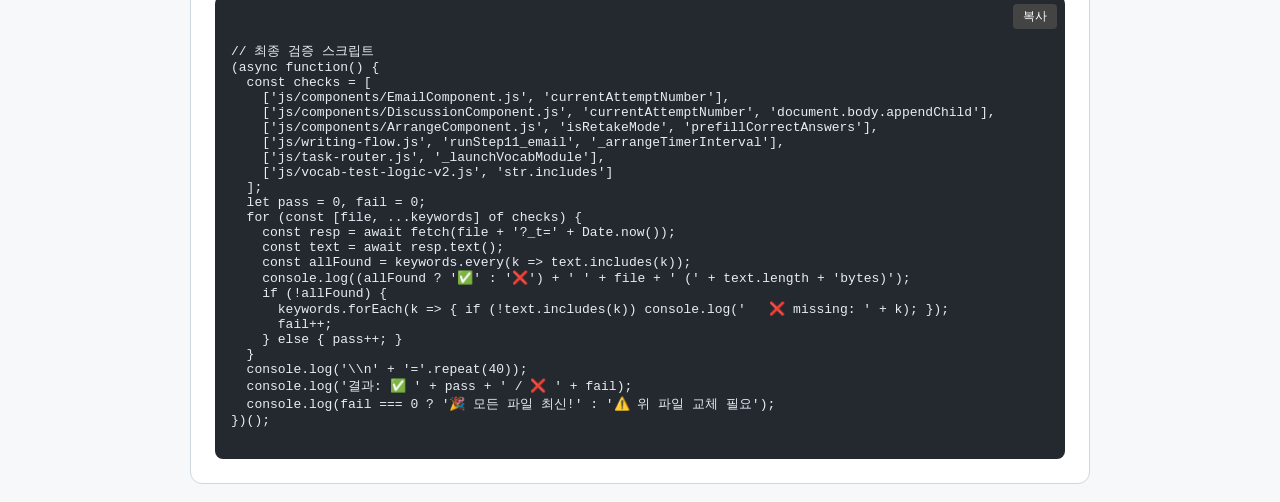
<file: github-upload.html>
<!DOCTYPE html>
<html lang="ko">
<head>
    <meta charset="UTF-8">
    <meta name="viewport" content="width=device-width, initial-scale=1.0">
    <title>GitHub 파일 교체 도우미</title>
    <style>
        * { margin: 0; padding: 0; box-sizing: border-box; }
        body { font-family: -apple-system, BlinkMacSystemFont, 'Segoe UI', Roboto, sans-serif; background: #f6f8fa; padding: 20px; }
        .container { max-width: 900px; margin: 0 auto; }
        h1 { text-align: center; color: #24292f; margin-bottom: 8px; font-size: 24px; }
        .subtitle { text-align: center; color: #656d76; margin-bottom: 32px; font-size: 14px; }
        
        .file-card {
            background: #fff;
            border: 1px solid #d0d7de;
            border-radius: 12px;
            margin-bottom: 16px;
            overflow: hidden;
        }
        .file-header {
            display: flex;
            align-items: center;
            justify-content: space-between;
            padding: 16px 20px;
            background: #f6f8fa;
            border-bottom: 1px solid #d0d7de;
        }
        .file-name {
            font-weight: 600;
            color: #24292f;
            font-size: 15px;
        }
        .file-path {
            font-size: 12px;
            color: #656d76;
            margin-top: 2px;
        }
        .file-size {
            font-size: 13px;
            color: #656d76;
            background: #ddf4ff;
            padding: 4px 10px;
            border-radius: 20px;
        }
        .file-actions {
            padding: 16px 20px;
            display: flex;
            gap: 12px;
            align-items: center;
        }
        .btn {
            padding: 8px 16px;
            border-radius: 6px;
            font-size: 14px;
            font-weight: 500;
            cursor: pointer;
            border: 1px solid;
            transition: all 0.2s;
        }
        .btn-download {
            background: #2da44e;
            color: white;
            border-color: #2da44e;
        }
        .btn-download:hover { background: #218838; }
        .btn-copy {
            background: #0969da;
            color: white;
            border-color: #0969da;
        }
        .btn-copy:hover { background: #0550ae; }
        .btn-github {
            background: #24292f;
            color: white;
            border-color: #24292f;
            text-decoration: none;
            display: inline-flex;
            align-items: center;
            gap: 6px;
        }
        .btn-github:hover { background: #32383f; }
        
        .status { font-size: 13px; color: #656d76; margin-left: auto; }
        .status.done { color: #2da44e; font-weight: 600; }
        
        .instructions {
            background: #fff;
            border: 1px solid #d0d7de;
            border-radius: 12px;
            padding: 24px;
            margin-bottom: 24px;
        }
        .instructions h2 { font-size: 18px; color: #24292f; margin-bottom: 16px; }
        .instructions ol { padding-left: 20px; }
        .instructions li { margin-bottom: 10px; color: #24292f; line-height: 1.6; }
        .instructions code { background: #f6f8fa; padding: 2px 6px; border-radius: 4px; font-size: 13px; }
        
        .warning {
            background: #fff8c5;
            border: 1px solid #d4a72c;
            border-radius: 8px;
            padding: 12px 16px;
            margin-bottom: 24px;
            font-size: 14px;
            color: #6f5300;
        }
        
        .verify-section {
            background: #fff;
            border: 1px solid #d0d7de;
            border-radius: 12px;
            padding: 24px;
            margin-top: 24px;
        }
        .verify-section h2 { font-size: 18px; color: #24292f; margin-bottom: 12px; }
        .verify-script {
            background: #24292f;
            color: #e6edf3;
            padding: 16px;
            border-radius: 8px;
            font-family: monospace;
            font-size: 13px;
            white-space: pre-wrap;
            word-break: break-all;
            margin-top: 12px;
            position: relative;
        }
        .copy-script-btn {
            position: absolute;
            top: 8px;
            right: 8px;
            background: #444;
            color: #fff;
            border: none;
            padding: 4px 10px;
            border-radius: 4px;
            cursor: pointer;
            font-size: 12px;
        }
    </style>
</head>
<body>
    <div class="container">
        <h1>🔄 GitHub 파일 교체 도우미</h1>
        <p class="subtitle">아래 파일을 다운로드 받아서 GitHub에 업로드하세요</p>
        
        <div class="warning">
            ⚠️ <b>중요:</b> 보카 시험 에러 수정! <b>task-router.js</b>와 <b>vocab-test-logic-v2.js</b>를 반드시 교체하세요.
        </div>
        
        <div class="instructions">
            <h2>📋 교체 방법</h2>
            <ol>
                <li>아래 2개 파일을 <b>"다운로드"</b> 클릭</li>
                <li>GitHub 레포 → 해당 파일의 <b>경로로 이동</b></li>
                <li>파일 클릭 → <b>✏️ 연필 아이콘</b> (Edit this file) 클릭</li>
                <li><code>Ctrl+A</code> → <code>Delete</code> (전체 삭제)</li>
                <li>다운로드 받은 파일을 <b>VS Code나 메모장으로 열기</b></li>
                <li><code>Ctrl+A</code> → <code>Ctrl+C</code> (전체 복사)</li>
                <li>GitHub 편집기에서 <code>Ctrl+V</code> (붙여넣기)</li>
                <li><b>Commit changes</b> 클릭</li>
            </ol>
        </div>
        
        <!-- File 1: EmailComponent.js -->
        <div class="file-card">
            <div class="file-header">
                <div>
                    <div class="file-name">EmailComponent.js</div>
                    <div class="file-path">js/components/EmailComponent.js</div>
                </div>
                <div class="file-size" id="size1">로딩중...</div>
            </div>
            <div class="file-actions">
                <button class="btn btn-download" onclick="downloadFile('js/components/EmailComponent.js', 'EmailComponent.js', 1)">📥 다운로드</button>
                <button class="btn btn-copy" onclick="copyToClipboard('js/components/EmailComponent.js', 1)">📋 클립보드 복사</button>
                <span class="status" id="status1"></span>
            </div>
        </div>
        
        <!-- File 2: DiscussionComponent.js -->
        <div class="file-card">
            <div class="file-header">
                <div>
                    <div class="file-name">DiscussionComponent.js</div>
                    <div class="file-path">js/components/DiscussionComponent.js</div>
                </div>
                <div class="file-size" id="size2">로딩중...</div>
            </div>
            <div class="file-actions">
                <button class="btn btn-download" onclick="downloadFile('js/components/DiscussionComponent.js', 'DiscussionComponent.js', 2)">📥 다운로드</button>
                <button class="btn btn-copy" onclick="copyToClipboard('js/components/DiscussionComponent.js', 2)">📋 클립보드 복사</button>
                <span class="status" id="status2"></span>
            </div>
        </div>
        
        <!-- File 3: ArrangeComponent.js -->
        <div class="file-card">
            <div class="file-header">
                <div>
                    <div class="file-name">ArrangeComponent.js</div>
                    <div class="file-path">js/components/ArrangeComponent.js</div>
                </div>
                <div class="file-size" id="size3">로딩중...</div>
            </div>
            <div class="file-actions">
                <button class="btn btn-download" onclick="downloadFile('js/components/ArrangeComponent.js', 'ArrangeComponent.js', 3)">📥 다운로드</button>
                <button class="btn btn-copy" onclick="copyToClipboard('js/components/ArrangeComponent.js', 3)">📋 클립보드 복사</button>
                <span class="status" id="status3"></span>
            </div>
        </div>
        
        <!-- File 4: writing-flow.js -->
        <div class="file-card">
            <div class="file-header">
                <div>
                    <div class="file-name">writing-flow.js</div>
                    <div class="file-path">js/writing-flow.js</div>
                </div>
                <div class="file-size" id="size4">로딩중...</div>
            </div>
            <div class="file-actions">
                <button class="btn btn-download" onclick="downloadFile('js/writing-flow.js', 'writing-flow.js', 4)">📥 다운로드</button>
                <button class="btn btn-copy" onclick="copyToClipboard('js/writing-flow.js', 4)">📋 클립보드 복사</button>
                <span class="status" id="status4"></span>
            </div>
        </div>
        
        <!-- File 5: task-router.js (보카 에러 수정) -->
        <div class="file-card" style="border-color: #d4a72c; border-width: 2px;">
            <div class="file-header" style="background: #fff8c5;">
                <div>
                    <div class="file-name">⚡ task-router.js <span style="color:#d4a72c; font-size:12px;">(보카 에러 수정)</span></div>
                    <div class="file-path">js/task-router.js</div>
                </div>
                <div class="file-size" id="size5">로딩중...</div>
            </div>
            <div class="file-actions">
                <button class="btn btn-download" onclick="downloadFile('js/task-router.js', 'task-router.js', 5)">📥 다운로드</button>
                <button class="btn btn-copy" onclick="copyToClipboard('js/task-router.js', 5)">📋 클립보드 복사</button>
                <span class="status" id="status5"></span>
            </div>
        </div>
        
        <!-- File 6: vocab-test-logic-v2.js (보카 에러 수정) -->
        <div class="file-card" style="border-color: #d4a72c; border-width: 2px;">
            <div class="file-header" style="background: #fff8c5;">
                <div>
                    <div class="file-name">⚡ vocab-test-logic-v2.js <span style="color:#d4a72c; font-size:12px;">(보카 에러 수정)</span></div>
                    <div class="file-path">js/vocab-test-logic-v2.js</div>
                </div>
                <div class="file-size" id="size6">로딩중...</div>
            </div>
            <div class="file-actions">
                <button class="btn btn-download" onclick="downloadFile('js/vocab-test-logic-v2.js', 'vocab-test-logic-v2.js', 6)">📥 다운로드</button>
                <button class="btn btn-copy" onclick="copyToClipboard('js/vocab-test-logic-v2.js', 6)">📋 클립보드 복사</button>
                <span class="status" id="status6"></span>
            </div>
        </div>
        
        <!-- Verification Script -->
        <div class="verify-section">
            <h2>✅ 교체 후 검증 스크립트</h2>
            <p style="color: #656d76; font-size: 14px; margin-bottom: 8px;">
                4개 파일 모두 교체 후, Vercel 사이트 콘솔(F12)에서 아래 스크립트를 실행하세요:
            </p>
            <div class="verify-script" id="verifyScript">
<button class="copy-script-btn" onclick="copyVerifyScript()">복사</button>
// 최종 검증 스크립트
(async function() {
  const checks = [
    ['js/components/EmailComponent.js', 'currentAttemptNumber'],
    ['js/components/DiscussionComponent.js', 'currentAttemptNumber', 'document.body.appendChild'],
    ['js/components/ArrangeComponent.js', 'isRetakeMode', 'prefillCorrectAnswers'],
    ['js/writing-flow.js', 'runStep11_email', '_arrangeTimerInterval'],
    ['js/task-router.js', '_launchVocabModule'],
    ['js/vocab-test-logic-v2.js', 'str.includes']
  ];
  let pass = 0, fail = 0;
  for (const [file, ...keywords] of checks) {
    const resp = await fetch(file + '?_t=' + Date.now());
    const text = await resp.text();
    const allFound = keywords.every(k => text.includes(k));
    console.log((allFound ? '✅' : '❌') + ' ' + file + ' (' + text.length + 'bytes)');
    if (!allFound) {
      keywords.forEach(k => { if (!text.includes(k)) console.log('   ❌ missing: ' + k); });
      fail++;
    } else { pass++; }
  }
  console.log('\\n' + '='.repeat(40));
  console.log('결과: ✅ ' + pass + ' / ❌ ' + fail);
  console.log(fail === 0 ? '🎉 모든 파일 최신!' : '⚠️ 위 파일 교체 필요');
})();
            </div>
        </div>
    </div>
    
    <script>
        // 파일 경로와 캐시된 내용
        const fileCache = {};
        
        // 페이지 로드 시 파일 크기 표시
        window.addEventListener('load', async () => {
            const files = [
                { path: 'js/components/EmailComponent.js', sizeEl: 'size1' },
                { path: 'js/components/DiscussionComponent.js', sizeEl: 'size2' },
                { path: 'js/components/ArrangeComponent.js', sizeEl: 'size3' },
                { path: 'js/writing-flow.js', sizeEl: 'size4' },
                { path: 'js/task-router.js', sizeEl: 'size5' },
                { path: 'js/vocab-test-logic-v2.js', sizeEl: 'size6' }
            ];
            
            for (const file of files) {
                try {
                    const resp = await fetch(file.path + '?_t=' + Date.now());
                    const text = await resp.text();
                    fileCache[file.path] = text;
                    document.getElementById(file.sizeEl).textContent = (text.length).toLocaleString() + ' bytes';
                } catch (e) {
                    document.getElementById(file.sizeEl).textContent = '❌ 로드 실패';
                }
            }
        });
        
        // 파일 다운로드
        async function downloadFile(path, filename, num) {
            try {
                let content = fileCache[path];
                if (!content) {
                    const resp = await fetch(path + '?_t=' + Date.now());
                    content = await resp.text();
                    fileCache[path] = content;
                }
                
                const blob = new Blob([content], { type: 'text/javascript;charset=utf-8' });
                const url = URL.createObjectURL(blob);
                const a = document.createElement('a');
                a.href = url;
                a.download = filename;
                document.body.appendChild(a);
                a.click();
                document.body.removeChild(a);
                URL.revokeObjectURL(url);
                
                document.getElementById('status' + num).textContent = '✅ 다운로드 완료!';
                document.getElementById('status' + num).className = 'status done';
            } catch (e) {
                document.getElementById('status' + num).textContent = '❌ 다운로드 실패';
            }
        }
        
        // 클립보드 복사
        async function copyToClipboard(path, num) {
            try {
                let content = fileCache[path];
                if (!content) {
                    const resp = await fetch(path + '?_t=' + Date.now());
                    content = await resp.text();
                    fileCache[path] = content;
                }
                
                await navigator.clipboard.writeText(content);
                document.getElementById('status' + num).textContent = '✅ 복사 완료! GitHub에서 붙여넣기하세요';
                document.getElementById('status' + num).className = 'status done';
            } catch (e) {
                // fallback: textarea 방식
                const textarea = document.createElement('textarea');
                textarea.value = content || '';
                textarea.style.position = 'fixed';
                textarea.style.left = '-9999px';
                document.body.appendChild(textarea);
                textarea.select();
                document.execCommand('copy');
                document.body.removeChild(textarea);
                
                document.getElementById('status' + num).textContent = '✅ 복사 완료! (fallback)';
                document.getElementById('status' + num).className = 'status done';
            }
        }
        
        // 검증 스크립트 복사
        function copyVerifyScript() {
            const scriptEl = document.getElementById('verifyScript');
            const text = scriptEl.textContent.replace('복사', '').trim();
            navigator.clipboard.writeText(text).then(() => {
                const btn = document.querySelector('.copy-script-btn');
                btn.textContent = '✅ 복사됨!';
                setTimeout(() => { btn.textContent = '복사'; }, 2000);
            });
        }
    </script>
</body>
</html>
</file>
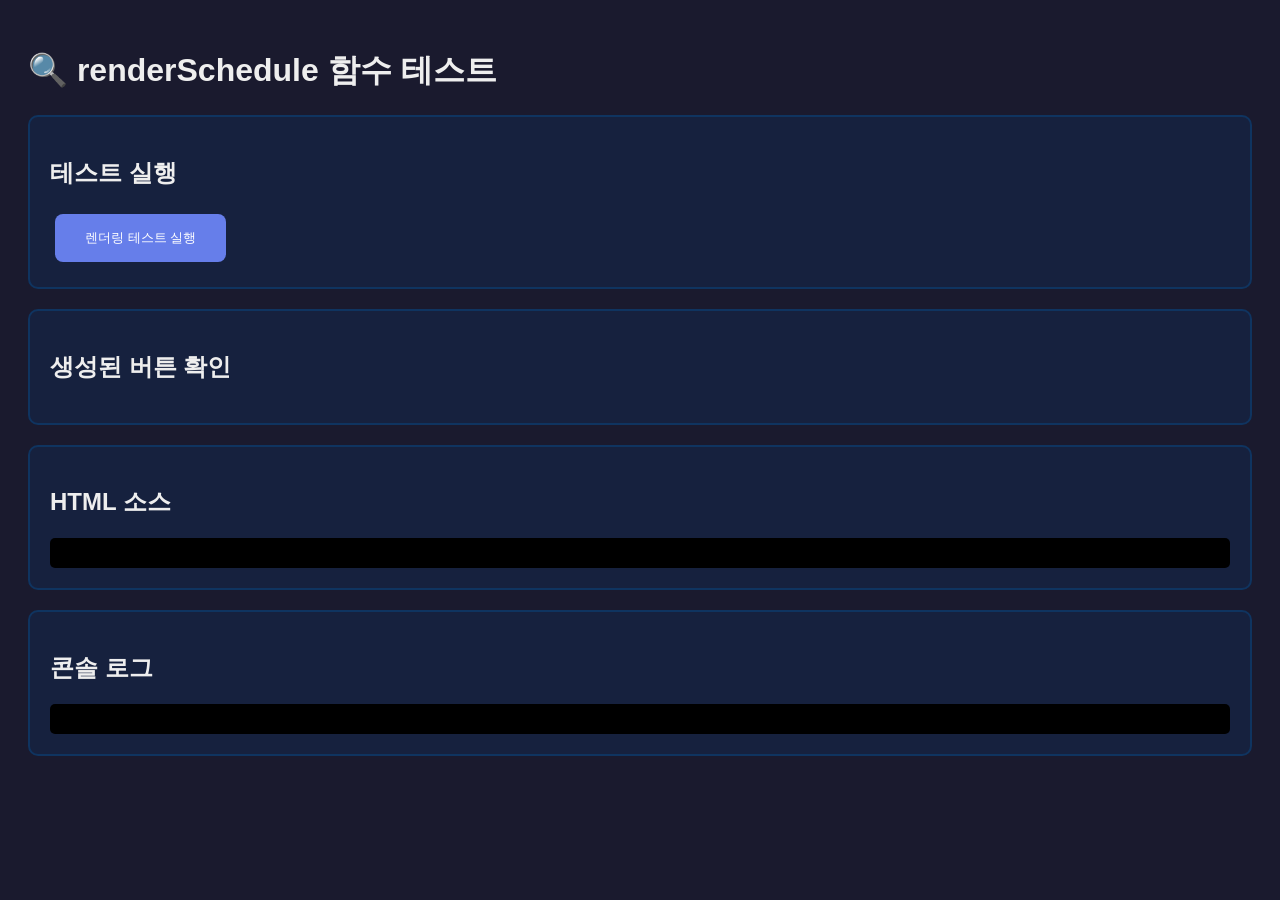
<file: test-button-render.html>
<!DOCTYPE html>
<html lang="ko">
<head>
    <meta charset="UTF-8">
    <title>버튼 렌더링 테스트</title>
    <style>
        body {
            font-family: Arial, sans-serif;
            padding: 20px;
            background: #1a1a2e;
            color: #eee;
        }
        .result-box {
            background: #16213e;
            padding: 20px;
            margin: 20px 0;
            border-radius: 10px;
            border: 2px solid #0f3460;
        }
        button {
            background: #667eea;
            color: white;
            border: none;
            padding: 15px 30px;
            border-radius: 8px;
            cursor: pointer;
            margin: 5px;
        }
        .code {
            background: #000;
            color: #0f0;
            padding: 15px;
            border-radius: 5px;
            font-family: monospace;
            white-space: pre-wrap;
            max-height: 400px;
            overflow-y: auto;
        }
    </style>
</head>
<body>
    <h1>🔍 renderSchedule 함수 테스트</h1>

    <div class="result-box">
        <h2>테스트 실행</h2>
        <button onclick="runTest()">렌더링 테스트 실행</button>
    </div>

    <div class="result-box">
        <h2>생성된 버튼 확인</h2>
        <div id="scheduleContainer"></div>
    </div>

    <div class="result-box">
        <h2>HTML 소스</h2>
        <div class="code" id="htmlSource"></div>
    </div>

    <div class="result-box">
        <h2>콘솔 로그</h2>
        <div class="code" id="consoleLog"></div>
    </div>

    <script src="js/data.js?v=20250209-pages"></script>
    <script>
        const daysOfWeek = ['일', '월', '화', '수', '목', '금'];
        let logMessages = [];

        function customLog(msg) {
            logMessages.push(`[${new Date().toLocaleTimeString()}] ${msg}`);
            document.getElementById('consoleLog').textContent = logMessages.join('\n');
            console.log(msg);
        }

        function renderSchedule(program) {
            const container = document.getElementById('scheduleContainer');
            if (!container) {
                customLog('❌ scheduleContainer를 찾을 수 없습니다!');
                return;
            }
            
            container.innerHTML = '';
            customLog(`✅ renderSchedule 시작: "${program}"`);
            
            const totalWeeks = program === '내벨업챌린지 - Standard' ? 8 : 4;
            customLog(`총 주차 수: ${totalWeeks}`);
            
            // Week 2만 렌더링
            const week = 2;
            const weekBlock = document.createElement('div');
            weekBlock.className = 'week-block';
            weekBlock.style.marginBottom = '20px';
            
            const weekTitle = document.createElement('div');
            weekTitle.style.fontSize = '20px';
            weekTitle.style.fontWeight = 'bold';
            weekTitle.style.marginBottom = '10px';
            weekTitle.textContent = `Week ${week}`;
            
            const daysGrid = document.createElement('div');
            daysGrid.style.display = 'grid';
            daysGrid.style.gridTemplateColumns = 'repeat(6, 1fr)';
            daysGrid.style.gap = '10px';
            
            // 요일별 버튼 생성
            daysOfWeek.forEach(day => {
                const dayButton = document.createElement('div');
                dayButton.style.padding = '15px';
                dayButton.style.background = day === '화' ? 'linear-gradient(135deg, #667eea 0%, #764ba2 100%)' : '#3a3f5c';
                dayButton.style.borderRadius = '10px';
                dayButton.style.cursor = 'pointer';
                dayButton.style.textAlign = 'center';
                dayButton.style.transition = 'all 0.3s';
                
                customLog(`🔧 버튼 생성: Week ${week}, Day "${day}"`);
                
                dayButton.onclick = () => {
                    customLog(`🖱️ 클릭됨: Week ${week}, Day "${day}"`);
                    alert(`Week ${week} - ${day}요일 클릭!`);
                };
                
                // 해당 날짜의 과제 정보 가져오기
                const taskInfo = getTaskInfo(program, week, day);
                
                dayButton.innerHTML = `
                    <div style="font-size: 18px; font-weight: bold; margin-bottom: 5px;">${day}</div>
                    <div style="font-size: 14px; color: #aaa;">${taskInfo}</div>
                `;
                
                daysGrid.appendChild(dayButton);
            });
            
            weekBlock.appendChild(weekTitle);
            weekBlock.appendChild(daysGrid);
            container.appendChild(weekBlock);
            
            customLog('✅ renderSchedule 완료');
            
            // HTML 소스 표시
            document.getElementById('htmlSource').textContent = container.innerHTML;
        }

        function getTaskInfo(program, week, day) {
            const weekKey = `week${week}`;
            
            customLog(`🔍 getTaskInfo: program="${program}", week=${week}, day="${day}"`);
            
            if (typeof demoTasks === 'undefined') {
                customLog('❌ demoTasks가 정의되지 않음!');
                return '과제 준비중';
            }
            
            if (!demoTasks[program]) {
                customLog(`❌ demoTasks["${program}"]가 없음`);
                customLog(`사용 가능한 프로그램: ${Object.keys(demoTasks).join(', ')}`);
                return '과제 준비중';
            }
            
            if (!demoTasks[program][weekKey]) {
                customLog(`❌ demoTasks["${program}"]["${weekKey}"]가 없음`);
                return '과제 준비중';
            }
            
            if (!demoTasks[program][weekKey][day]) {
                customLog(`❌ demoTasks["${program}"]["${weekKey}"]["${day}"]가 없음`);
                customLog(`사용 가능한 요일: ${Object.keys(demoTasks[program][weekKey]).join(', ')}`);
                return '과제 준비중';
            }
            
            const taskDesc = demoTasks[program][weekKey][day].description;
            customLog(`✅ 과제 찾음: "${taskDesc}"`);
            return taskDesc;
        }

        function runTest() {
            logMessages = [];
            customLog('🚀 테스트 시작');
            customLog('');
            
            // demoTasks 확인
            if (typeof demoTasks === 'undefined') {
                customLog('❌ demoTasks가 로드되지 않았습니다!');
                return;
            }
            customLog('✅ demoTasks 로드됨');
            
            const programs = Object.keys(demoTasks);
            customLog(`프로그램 개수: ${programs.length}`);
            programs.forEach(p => customLog(`  - "${p}"`));
            customLog('');
            
            // Standard 프로그램으로 렌더링
            renderSchedule('내벨업챌린지 - Standard');
        }

        // 페이지 로드 시 자동 실행
        window.addEventListener('load', () => {
            customLog('페이지 로드 완료');
            setTimeout(runTest, 500);
        });
    </script>
</body>
</html>
</file>
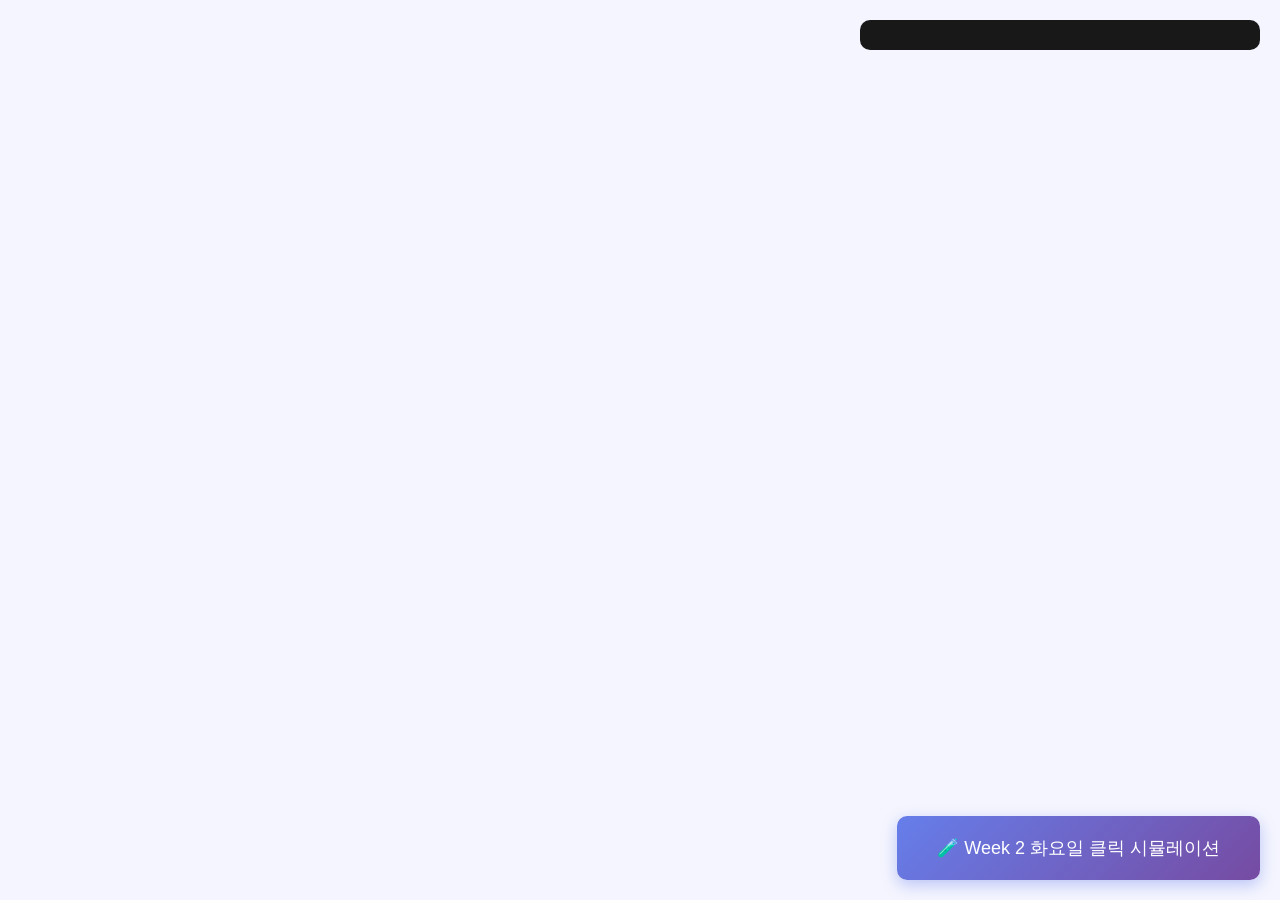
<file: test-direct-click.html>
<!DOCTYPE html>
<html lang="ko">
<head>
    <meta charset="UTF-8">
    <title>직접 Week 2 화요일 테스트</title>
    <link rel="stylesheet" href="https://cdn.jsdelivr.net/npm/@fortawesome/fontawesome-free@6.4.0/css/all.min.css">
    <link rel="stylesheet" href="css/style.css?v=104">
    <style>
        #testLog {
            position: fixed;
            top: 20px;
            right: 20px;
            width: 400px;
            background: rgba(0,0,0,0.9);
            color: #0f0;
            padding: 15px;
            border-radius: 10px;
            font-family: monospace;
            font-size: 12px;
            max-height: 80vh;
            overflow-y: auto;
            z-index: 10000;
        }
        .log-entry {
            margin: 3px 0;
            padding: 2px 0;
            border-bottom: 1px solid #333;
        }
        .log-error { color: #ff6b6b; }
        .log-success { color: #51cf66; }
        .log-info { color: #74c0fc; }
        #startTest {
            position: fixed;
            bottom: 20px;
            right: 20px;
            z-index: 10001;
            padding: 20px 40px;
            font-size: 18px;
            background: linear-gradient(135deg, #667eea 0%, #764ba2 100%);
            color: white;
            border: none;
            border-radius: 10px;
            cursor: pointer;
            box-shadow: 0 5px 15px rgba(102, 126, 234, 0.4);
        }
        #startTest:hover {
            transform: translateY(-2px);
        }
    </style>
</head>
<body>
    <div id="testLog"></div>
    <button id="startTest">🧪 Week 2 화요일 클릭 시뮬레이션</button>

    <!-- 실제 index.html의 모든 스크립트 로드 -->
    <script src="js/data.js?v=20250209-pages"></script>
    <script src="js/auth.js?v=20250206-001"></script>
    <script src="js/tasks.js?v=001"></script>
    <script src="js/timer.js?v=001"></script>
    <script src="js/navigation.js?v=002"></script>
    <script src="js/vocab-test-logic.js?v=003"></script>
    <script src="js/main.js?v=20250209-vocab-fix"></script>

    <script>
        function log(msg, type = 'info') {
            const logDiv = document.getElementById('testLog');
            const entry = document.createElement('div');
            entry.className = `log-entry log-${type}`;
            entry.textContent = `[${new Date().toLocaleTimeString()}] ${msg}`;
            logDiv.appendChild(entry);
            logDiv.scrollTop = logDiv.scrollHeight;
            console.log(msg);
        }

        // 스크립트 로드 완료 확인
        window.addEventListener('load', () => {
            log('✅ 페이지 로드 완료', 'success');
            
            // 변수들 확인
            setTimeout(() => {
                log('=== 변수 존재 확인 ===');
                log(`demoTasks: ${typeof demoTasks}`, typeof demoTasks !== 'undefined' ? 'success' : 'error');
                log(`currentUser: ${typeof currentUser}`, typeof currentUser !== 'undefined' ? 'success' : 'error');
                log(`currentTest: ${typeof currentTest}`, typeof currentTest !== 'undefined' ? 'success' : 'error');
                log(`selectDay: ${typeof selectDay}`, typeof selectDay === 'function' ? 'success' : 'error');
                log(`');
                
                if (typeof demoTasks !== 'undefined') {
                    const programs = Object.keys(demoTasks);
                    log(`프로그램 개수: ${programs.length}`, 'info');
                    programs.forEach(p => log(`  - "${p}"`, 'info'));
                }
            }, 1000);
        });

        // 테스트 버튼 클릭
        document.getElementById('startTest').addEventListener('click', () => {
            log('');
            log('🚀 ===  테스트 시작 ===', 'success');
            
            // 1. 임시 사용자 설정
            if (typeof currentUser === 'undefined' || !currentUser) {
                window.currentUser = {
                    name: '홍길동',
                    phone: '01012345678',
                    program: '내벨업챌린지 - Standard'
                };
                log(`✅ currentUser 생성: ${currentUser.name} / ${currentUser.program}`, 'success');
            } else {
                log(`✅ currentUser 존재: ${currentUser.name} / ${currentUser.program}`, 'success');
            }
            
            // 2. demoTasks 확인
            if (typeof demoTasks === 'undefined') {
                log('❌ demoTasks가 정의되지 않음!', 'error');
                return;
            }
            log('✅ demoTasks 존재', 'success');
            
            // 3. Week 2 화요일 데이터 확인
            const program = currentUser.program;
            const weekKey = 'week2';
            const day = '화';
            
            log(`📍 조회: demoTasks["${program}"]["${weekKey}"]["${day}"]`, 'info');
            
            if (!demoTasks[program]) {
                log(`❌ 프로그램 "${program}" 없음`, 'error');
                log('사용 가능한 프로그램:', 'info');
                Object.keys(demoTasks).forEach(p => log(`  - "${p}"`, 'info'));
                return;
            }
            log(`✅ 프로그램 존재`, 'success');
            
            if (!demoTasks[program][weekKey]) {
                log(`❌ ${weekKey} 데이터 없음`, 'error');
                return;
            }
            log(`✅ ${weekKey} 데이터 존재`, 'success');
            
            if (!demoTasks[program][weekKey][day]) {
                log(`❌ ${day}요일 데이터 없음`, 'error');
                log(`사용 가능한 요일: ${Object.keys(demoTasks[program][weekKey]).join(', ')}`, 'info');
                return;
            }
            
            const dayTask = demoTasks[program][weekKey][day];
            log(`✅ 화요일 데이터 찾음!`, 'success');
            log(`  sections: ${JSON.stringify(dayTask.sections)}`, 'info');
            log(`  pages: "${dayTask.pages}"`, 'info');
            log(`  description: "${dayTask.description}"`, 'info');
            log('');
            
            // 4. selectDay 함수 호출
            if (typeof selectDay !== 'function') {
                log('❌ selectDay 함수가 정의되지 않음!', 'error');
                return;
            }
            
            log('🎯 selectDay(2, "화") 호출...', 'success');
            try {
                selectDay(2, '화');
                log('✅ selectDay 호출 성공!', 'success');
            } catch (error) {
                log(`❌ selectDay 호출 실패: ${error.message}`, 'error');
                console.error(error);
            }
        });
    </script>
</body>
</html>
</file>
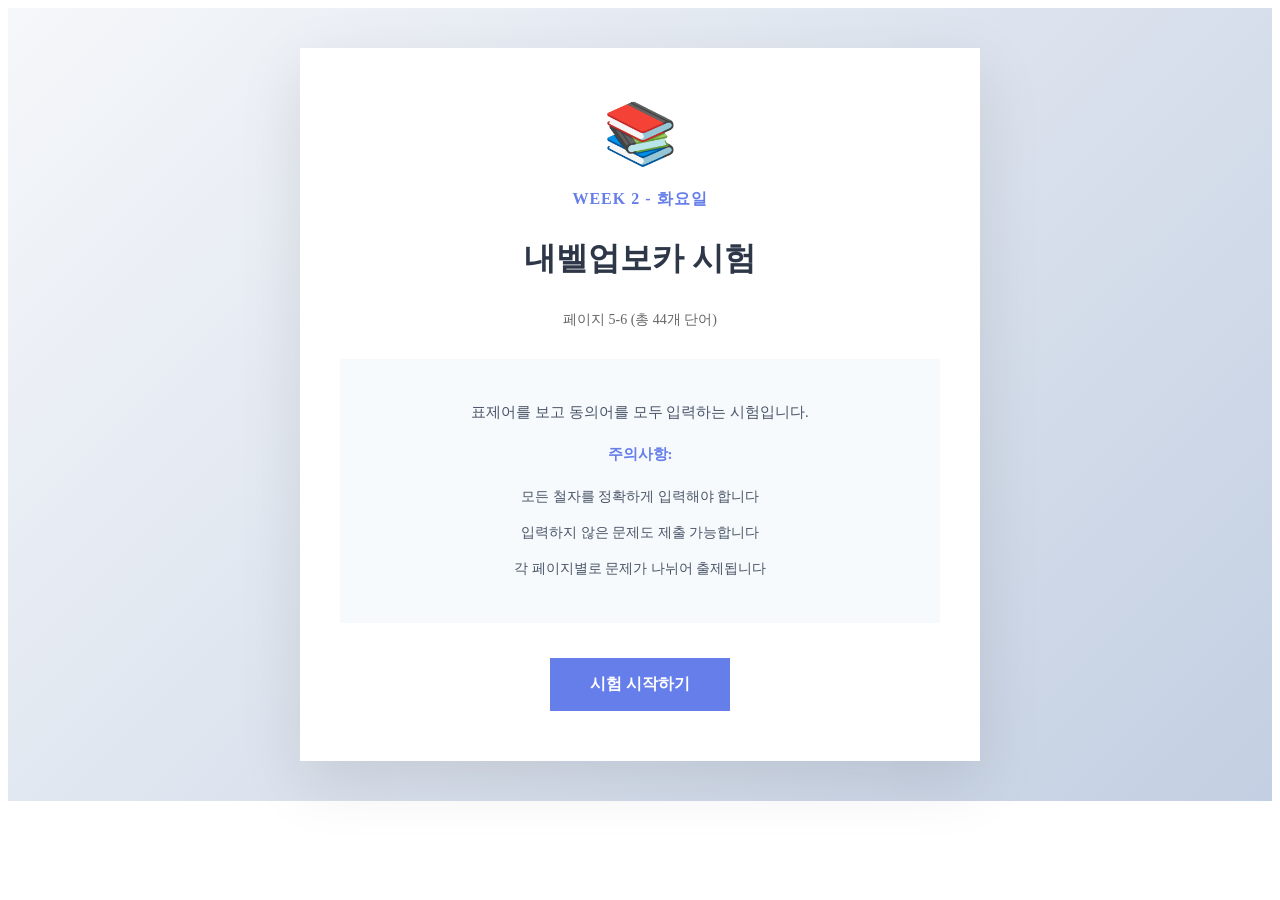
<file: test-intro-center.html>
<!DOCTYPE html>
<html lang="ko">
<head>
    <meta charset="UTF-8">
    <meta name="viewport" content="width=device-width, initial-scale=1.0">
    <title>인트로 중앙 정렬 테스트</title>
    <style>
        /* 정확히 vocab-test-v3.css의 코드 복사 */
        .vocab-intro {
            display: flex;
            justify-content: center;
            align-items: center;
            min-height: 70vh;
            padding: 40px 20px;
            background: linear-gradient(135deg, #f5f7fa 0%, #c3cfe2 100%);
        }

        .vocab-intro-content {
            max-width: 600px;
            width: 100%;
            text-align: center;
            background: white;
            padding: 50px 40px;
            box-shadow: 0 20px 60px rgba(0, 0, 0, 0.1);
        }

        .intro-week-day {
            font-size: 16px;
            color: #667eea;
            font-weight: 600;
            margin-bottom: 8px;
            letter-spacing: 1px;
            text-transform: uppercase;
        }

        .intro-page-info {
            font-size: 14px;
            color: #666;
            margin-bottom: 30px;
        }

        .vocab-intro-icon {
            font-size: 60px;
            margin-bottom: 20px;
        }

        .vocab-intro-content h2 {
            font-size: 32px;
            color: #2d3748;
            margin-bottom: 30px;
            font-weight: 700;
        }

        .vocab-intro-description {
            text-align: center;
            background: #f7fafc;
            padding: 25px;
            margin-bottom: 35px;
        }

        .vocab-intro-description p {
            font-size: 15px;
            line-height: 1.8;
            color: #4a5568;
            margin-bottom: 15px;
            text-align: center;
        }

        .vocab-intro-description strong {
            color: #667eea;
            font-weight: 600;
        }

        .vocab-intro-description ul {
            margin: 15px 0;
            padding-left: 0;
            list-style: none;
            text-align: center;
        }

        .vocab-intro-description li {
            font-size: 14px;
            line-height: 2;
            color: #4a5568;
            margin-bottom: 8px;
            text-align: center;
        }

        .btn-start-vocab-test {
            background: #667eea;
            color: white;
            border: none;
            padding: 16px 40px;
            font-size: 16px;
            font-weight: 600;
            cursor: pointer;
            transition: all 0.3s ease;
        }
    </style>
</head>
<body>
    <div class="vocab-intro">
        <div class="vocab-intro-content">
            <div class="vocab-intro-icon">📚</div>
            <div class="intro-week-day">WEEK 2 - 화요일</div>
            <h2>내벨업보카 시험</h2>
            <div class="intro-page-info">페이지 5-6 (총 44개 단어)</div>
            <div class="vocab-intro-description">
                <p>표제어를 보고 동의어를 모두 입력하는 시험입니다.</p>
                <p><strong>주의사항:</strong></p>
                <ul>
                    <li>모든 철자를 정확하게 입력해야 합니다</li>
                    <li>입력하지 않은 문제도 제출 가능합니다</li>
                    <li>각 페이지별로 문제가 나뉘어 출제됩니다</li>
                </ul>
            </div>
            <button class="btn-start-vocab-test">
                시험 시작하기
            </button>
        </div>
    </div>
</body>
</html>
</file>
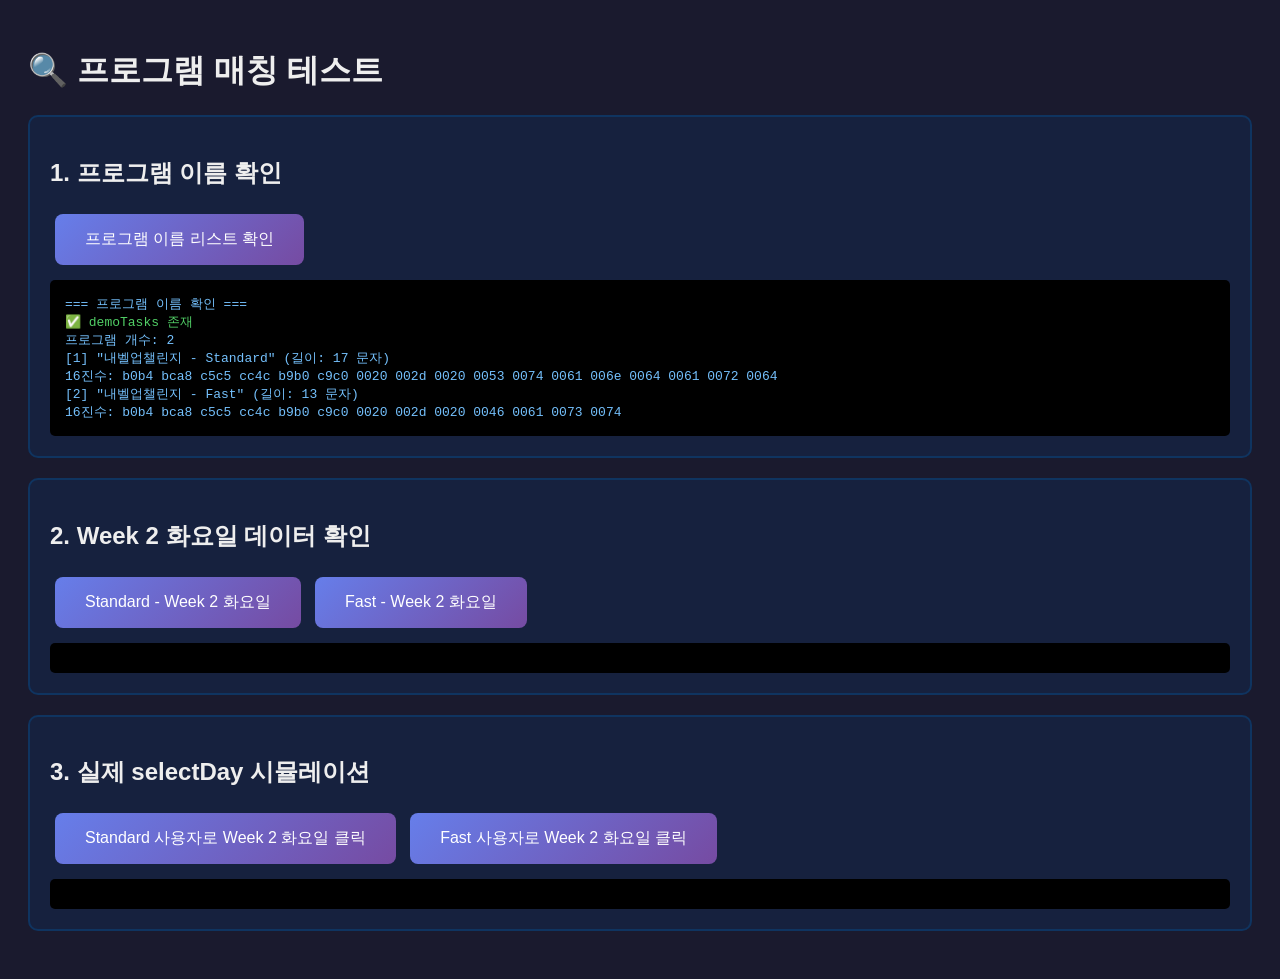
<file: test-program-match.html>
<!DOCTYPE html>
<html lang="ko">
<head>
    <meta charset="UTF-8">
    <title>프로그램 이름 매칭 테스트</title>
    <style>
        body {
            font-family: 'Pretendard', sans-serif;
            padding: 20px;
            background: #1a1a2e;
            color: #eee;
        }
        .test-box {
            background: #16213e;
            padding: 20px;
            margin: 20px 0;
            border-radius: 10px;
            border: 2px solid #0f3460;
        }
        button {
            background: linear-gradient(135deg, #667eea 0%, #764ba2 100%);
            color: white;
            border: none;
            padding: 15px 30px;
            border-radius: 8px;
            cursor: pointer;
            font-size: 16px;
            margin: 5px;
        }
        button:hover {
            opacity: 0.9;
        }
        .result {
            background: #000;
            color: #0f0;
            padding: 15px;
            border-radius: 5px;
            font-family: monospace;
            margin-top: 10px;
            max-height: 400px;
            overflow-y: auto;
        }
        .error { color: #ff6b6b; }
        .success { color: #51cf66; }
        .info { color: #74c0fc; }
    </style>
</head>
<body>
    <h1>🔍 프로그램 매칭 테스트</h1>

    <div class="test-box">
        <h2>1. 프로그램 이름 확인</h2>
        <button onclick="test1()">프로그램 이름 리스트 확인</button>
        <div id="result1" class="result"></div>
    </div>

    <div class="test-box">
        <h2>2. Week 2 화요일 데이터 확인</h2>
        <button onclick="test2()">Standard - Week 2 화요일</button>
        <button onclick="test3()">Fast - Week 2 화요일</button>
        <div id="result2" class="result"></div>
    </div>

    <div class="test-box">
        <h2>3. 실제 selectDay 시뮬레이션</h2>
        <button onclick="test4()">Standard 사용자로 Week 2 화요일 클릭</button>
        <button onclick="test5()">Fast 사용자로 Week 2 화요일 클릭</button>
        <div id="result3" class="result"></div>
    </div>

    <script src="js/data.js?v=20250209-pages"></script>
    <script>
        function log(id, msg, type = 'info') {
            const result = document.getElementById(id);
            const className = type === 'error' ? 'error' : type === 'success' ? 'success' : 'info';
            result.innerHTML += `<div class="${className}">${msg}</div>`;
        }

        function test1() {
            const result = document.getElementById('result1');
            result.innerHTML = '';
            
            log('result1', '=== 프로그램 이름 확인 ===');
            
            if (typeof demoTasks === 'undefined') {
                log('result1', '❌ demoTasks가 정의되지 않았습니다!', 'error');
                return;
            }
            
            log('result1', '✅ demoTasks 존재', 'success');
            
            const programs = Object.keys(demoTasks);
            log('result1', `프로그램 개수: ${programs.length}`);
            
            programs.forEach((program, index) => {
                log('result1', `  [${index + 1}] "${program}" (길이: ${program.length} 문자)`, 'info');
                log('result1', `      16진수: ${Array.from(program).map(c => c.charCodeAt(0).toString(16).padStart(4, '0')).join(' ')}`, 'info');
            });
        }

        function test2() {
            const result = document.getElementById('result2');
            result.innerHTML = '';
            
            log('result2', '=== Standard 프로그램 - Week 2 화요일 ===');
            
            const program = '내벨업챌린지 - Standard';
            const weekKey = 'week2';
            const day = '화';
            
            log('result2', `프로그램: "${program}"`);
            log('result2', `Week Key: "${weekKey}"`);
            log('result2', `요일: "${day}"`);
            
            if (!demoTasks[program]) {
                log('result2', `❌ demoTasks["${program}"]가 존재하지 않습니다`, 'error');
                log('result2', '사용 가능한 프로그램:', 'info');
                Object.keys(demoTasks).forEach(p => {
                    log('result2', `  - "${p}"`, 'info');
                });
                return;
            }
            
            log('result2', `✅ demoTasks["${program}"] 존재`, 'success');
            
            if (!demoTasks[program][weekKey]) {
                log('result2', `❌ week2 데이터 없음`, 'error');
                return;
            }
            
            log('result2', `✅ week2 데이터 존재`, 'success');
            log('result2', `Week 2 요일 목록: ${Object.keys(demoTasks[program][weekKey]).join(', ')}`);
            
            if (!demoTasks[program][weekKey][day]) {
                log('result2', `❌ 화요일 데이터 없음`, 'error');
                return;
            }
            
            const tuesdayData = demoTasks[program][weekKey][day];
            log('result2', `✅ 화요일 데이터 존재!`, 'success');
            log('result2', `  sections: ${JSON.stringify(tuesdayData.sections)}`);
            log('result2', `  pages: ${tuesdayData.pages}`);
            log('result2', `  description: ${tuesdayData.description}`);
        }

        function test3() {
            const result = document.getElementById('result2');
            result.innerHTML = '';
            
            log('result2', '=== Fast 프로그램 - Week 2 화요일 ===');
            
            const program = '내벨업챌린지 - Fast';
            const weekKey = 'week2';
            const day = '화';
            
            if (!demoTasks[program]) {
                log('result2', `❌ Fast 프로그램 데이터 없음`, 'error');
                return;
            }
            
            if (!demoTasks[program][weekKey]) {
                log('result2', `❌ week2 데이터 없음`, 'error');
                return;
            }
            
            if (!demoTasks[program][weekKey][day]) {
                log('result2', `❌ 화요일 데이터 없음`, 'error');
                return;
            }
            
            const tuesdayData = demoTasks[program][weekKey][day];
            log('result2', `✅ 화요일 데이터 존재!`, 'success');
            log('result2', `  sections: ${JSON.stringify(tuesdayData.sections)}`);
            log('result2', `  pages: ${tuesdayData.pages}`);
            log('result2', `  description: ${tuesdayData.description}`);
        }

        function test4() {
            const result = document.getElementById('result3');
            result.innerHTML = '';
            
            log('result3', '=== selectDay 시뮬레이션 (Standard) ===');
            
            // 가상 사용자 생성
            const currentUser = {
                name: '홍길동',
                phone: '01012345678',
                program: '내벨업챌린지 - Standard'
            };
            
            const week = 2;
            const day = '화';
            const weekKey = `week${week}`;
            const program = currentUser.program;
            
            log('result3', `사용자: ${currentUser.name}`);
            log('result3', `프로그램: "${program}"`);
            log('result3', `주차: ${week} → weekKey: "${weekKey}"`);
            log('result3', `요일: "${day}"`);
            log('result3', '');
            
            log('result3', '📍 Step 1: demoTasks[program] 확인');
            if (!demoTasks[program]) {
                log('result3', `  ❌ 실패: demoTasks["${program}"] 없음`, 'error');
                return;
            }
            log('result3', `  ✅ 성공`, 'success');
            
            log('result3', '📍 Step 2: demoTasks[program][weekKey] 확인');
            if (!demoTasks[program][weekKey]) {
                log('result3', `  ❌ 실패: demoTasks["${program}"]["${weekKey}"] 없음`, 'error');
                return;
            }
            log('result3', `  ✅ 성공`, 'success');
            
            log('result3', '📍 Step 3: demoTasks[program][weekKey][day] 확인');
            if (!demoTasks[program][weekKey][day]) {
                log('result3', `  ❌ 실패: demoTasks["${program}"]["${weekKey}"]["${day}"] 없음`, 'error');
                log('result3', `  사용 가능한 요일: ${Object.keys(demoTasks[program][weekKey]).join(', ')}`);
                return;
            }
            
            const dayTask = demoTasks[program][weekKey][day];
            log('result3', `  ✅ 성공!`, 'success');
            log('result3', '');
            log('result3', '🎯 과제 데이터:');
            log('result3', `  sections: ${JSON.stringify(dayTask.sections)}`);
            log('result3', `  pages: "${dayTask.pages}"`);
            log('result3', `  description: "${dayTask.description}"`);
            log('result3', '');
            
            if (dayTask.sections.length === 1) {
                log('result3', '✅ 섹션이 1개입니다 → startSection() 자동 호출해야 함', 'success');
                log('result3', `   호출: startSection("${dayTask.sections[0]}")`, 'success');
                
                if (dayTask.sections[0] === 'vocab_test') {
                    log('result3', `   페이지 전달: initVocabTest("${dayTask.pages}")`, 'success');
                }
            } else {
                log('result3', `⚠️ 섹션이 ${dayTask.sections.length}개 → 선택 화면 표시해야 함`, 'info');
            }
        }

        function test5() {
            const result = document.getElementById('result3');
            result.innerHTML = '';
            
            log('result3', '=== selectDay 시뮬레이션 (Fast) ===');
            
            const currentUser = {
                name: '김철수',
                phone: '01087654321',
                program: '내벨업챌린지 - Fast'
            };
            
            const week = 2;
            const day = '화';
            const weekKey = `week${week}`;
            const program = currentUser.program;
            
            log('result3', `사용자: ${currentUser.name}`);
            log('result3', `프로그램: "${program}"`);
            
            if (!demoTasks[program] || !demoTasks[program][weekKey] || !demoTasks[program][weekKey][day]) {
                log('result3', '❌ 데이터 없음', 'error');
                return;
            }
            
            const dayTask = demoTasks[program][weekKey][day];
            log('result3', '✅ 과제 데이터 찾음!', 'success');
            log('result3', `  sections: ${JSON.stringify(dayTask.sections)}`);
            log('result3', `  pages: "${dayTask.pages}"`);
            log('result3', `  description: "${dayTask.description}"`);
        }

        // 페이지 로드 시 자동 테스트
        window.addEventListener('load', () => {
            setTimeout(() => {
                test1();
            }, 500);
        });
    </script>
</body>
</html>
</file>
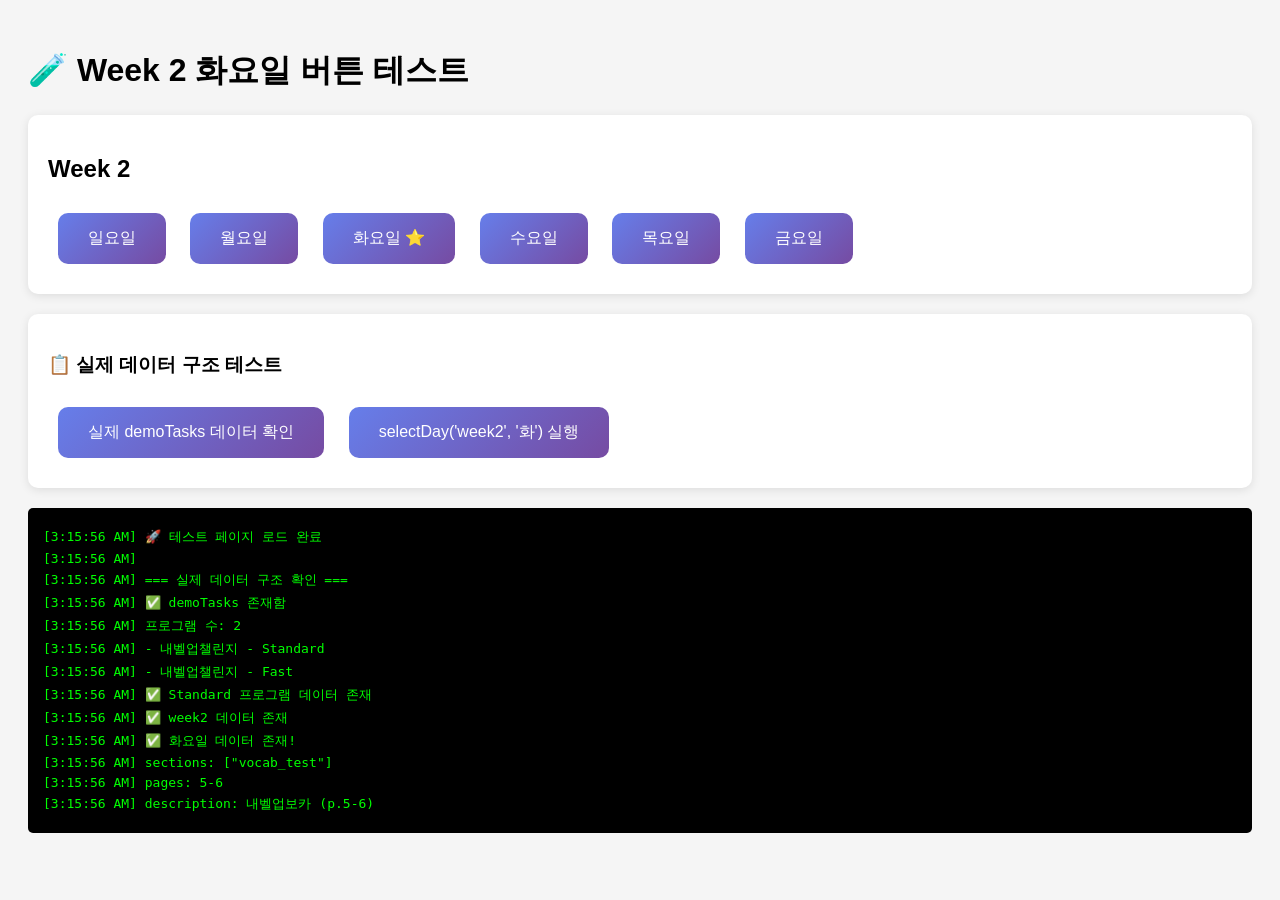
<file: test-week2-click.html>
<!DOCTYPE html>
<html lang="ko">
<head>
    <meta charset="UTF-8">
    <meta name="viewport" content="width=device-width, initial-scale=1.0">
    <title>Week 2 화요일 버튼 테스트</title>
    <style>
        body {
            font-family: 'Pretendard', sans-serif;
            padding: 20px;
            background: #f5f5f5;
        }
        .test-section {
            background: white;
            padding: 20px;
            margin: 20px 0;
            border-radius: 10px;
            box-shadow: 0 2px 10px rgba(0,0,0,0.1);
        }
        .day-button {
            display: inline-block;
            padding: 15px 30px;
            margin: 10px;
            background: linear-gradient(135deg, #667eea 0%, #764ba2 100%);
            color: white;
            border: none;
            border-radius: 10px;
            cursor: pointer;
            font-size: 16px;
            transition: all 0.3s;
        }
        .day-button:hover {
            transform: translateY(-2px);
            box-shadow: 0 5px 15px rgba(102, 126, 234, 0.4);
        }
        .day-button:active {
            transform: translateY(0);
        }
        #log {
            background: #000;
            color: #0f0;
            padding: 15px;
            border-radius: 5px;
            font-family: monospace;
            max-height: 400px;
            overflow-y: auto;
            margin-top: 20px;
        }
        .log-entry {
            margin: 5px 0;
        }
    </style>
</head>
<body>
    <h1>🧪 Week 2 화요일 버튼 테스트</h1>
    
    <div class="test-section">
        <h2>Week 2</h2>
        <button class="day-button" onclick="testClick('일')">일요일</button>
        <button class="day-button" onclick="testClick('월')">월요일</button>
        <button class="day-button" onclick="testClick('화')" id="tuesdayBtn">화요일 ⭐</button>
        <button class="day-button" onclick="testClick('수')">수요일</button>
        <button class="day-button" onclick="testClick('목')">목요일</button>
        <button class="day-button" onclick="testClick('금')">금요일</button>
    </div>

    <div class="test-section">
        <h3>📋 실제 데이터 구조 테스트</h3>
        <button class="day-button" onclick="testRealData()">실제 demoTasks 데이터 확인</button>
        <button class="day-button" onclick="testSelectDay()">selectDay('week2', '화') 실행</button>
    </div>

    <div id="log"></div>

    <script src="js/data.js?v=20250209-pages"></script>
    <script>
        function log(message) {
            const logDiv = document.getElementById('log');
            const entry = document.createElement('div');
            entry.className = 'log-entry';
            entry.textContent = `[${new Date().toLocaleTimeString()}] ${message}`;
            logDiv.appendChild(entry);
            logDiv.scrollTop = logDiv.scrollHeight;
        }

        function testClick(day) {
            log(`✅ ${day}요일 버튼 클릭됨!`);
            console.log(`${day}요일 버튼 클릭됨`);
        }

        function testRealData() {
            log('=== 실제 데이터 구조 확인 ===');
            
            if (typeof demoTasks !== 'undefined') {
                log('✅ demoTasks 존재함');
                
                const programs = Object.keys(demoTasks);
                log(`프로그램 수: ${programs.length}`);
                programs.forEach(p => log(`  - ${p}`));
                
                const standardData = demoTasks['내벨업챌린지 - Standard'];
                if (standardData) {
                    log('✅ Standard 프로그램 데이터 존재');
                    
                    if (standardData.week2) {
                        log('✅ week2 데이터 존재');
                        
                        if (standardData.week2['화']) {
                            const tuesdayData = standardData.week2['화'];
                            log('✅ 화요일 데이터 존재!');
                            log(`  sections: ${JSON.stringify(tuesdayData.sections)}`);
                            log(`  pages: ${tuesdayData.pages}`);
                            log(`  description: ${tuesdayData.description}`);
                        } else {
                            log('❌ 화요일 데이터 없음');
                        }
                    } else {
                        log('❌ week2 데이터 없음');
                    }
                } else {
                    log('❌ Standard 프로그램 데이터 없음');
                }
            } else {
                log('❌ demoTasks 정의되지 않음');
            }
        }

        function testSelectDay() {
            log('=== selectDay 함수 테스트 ===');
            
            // 임시 currentTest 객체 생성
            if (typeof currentTest === 'undefined') {
                window.currentTest = {
                    program: '내벨업챌린지 - Standard'
                };
                log('⚠️ currentTest 객체 생성 (임시)');
            }
            
            // selectDay 함수 시뮬레이션
            const week = 'week2';
            const day = '화';
            
            log(`selectDay('${week}', '${day}') 호출`);
            
            if (typeof demoTasks !== 'undefined') {
                const program = currentTest.program || '내벨업챌린지 - Standard';
                const dayTask = demoTasks[program]?.[week]?.[day];
                
                if (dayTask) {
                    log('✅ dayTask 찾음!');
                    log(`  sections: ${JSON.stringify(dayTask.sections)}`);
                    log(`  pages: ${dayTask.pages}`);
                    log(`  description: ${dayTask.description}`);
                    
                    if (dayTask.sections && dayTask.sections.length === 1) {
                        log('🎯 섹션이 1개입니다 - 자동 시작해야 함');
                        const section = dayTask.sections[0];
                        log(`  섹션 이름: ${section}`);
                        
                        if (section === 'vocab_test') {
                            log('✅ vocab_test 섹션 확인됨!');
                            log(`  전달할 페이지: ${dayTask.pages}`);
                        }
                    } else if (dayTask.sections) {
                        log(`⚠️ 섹션이 ${dayTask.sections.length}개 - 선택 화면 표시해야 함`);
                    }
                } else {
                    log('❌ dayTask를 찾을 수 없습니다');
                    log(`  program: ${program}`);
                    log(`  week: ${week}`);
                    log(`  day: ${day}`);
                }
            }
        }

        // 페이지 로드 시 자동 테스트
        window.addEventListener('load', () => {
            log('🚀 테스트 페이지 로드 완료');
            log('');
            setTimeout(testRealData, 500);
        });
    </script>
</body>
</html>
</file>
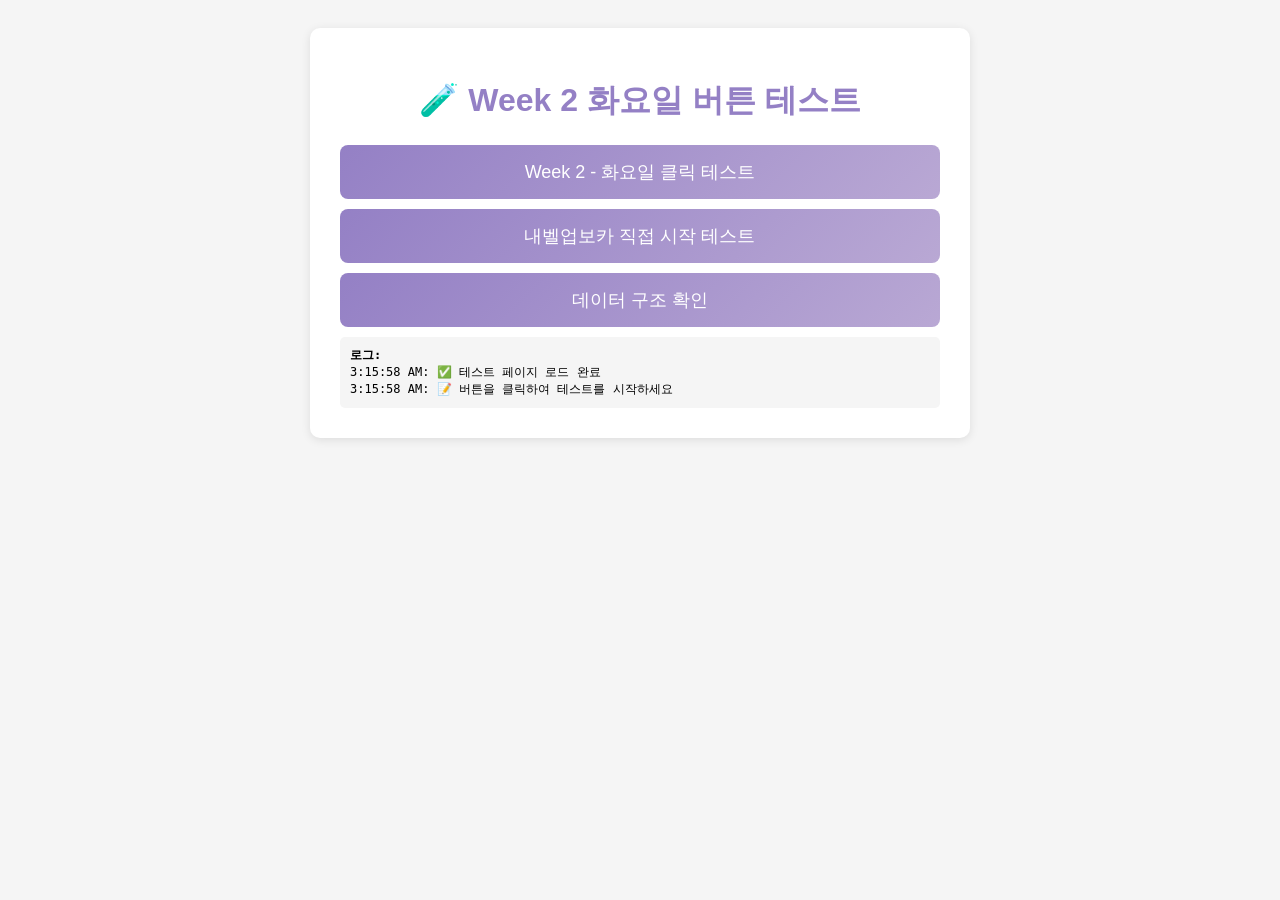
<file: test-week2-tuesday.html>
<!DOCTYPE html>
<html lang="ko">
<head>
    <meta charset="UTF-8">
    <meta name="viewport" content="width=device-width, initial-scale=1.0">
    <title>Week 2 화요일 테스트</title>
    <style>
        body {
            font-family: Arial, sans-serif;
            padding: 20px;
            background: #f5f5f5;
        }
        .test-container {
            max-width: 600px;
            margin: 0 auto;
            background: white;
            padding: 30px;
            border-radius: 10px;
            box-shadow: 0 2px 10px rgba(0,0,0,0.1);
        }
        h1 {
            color: #9480c5;
            text-align: center;
        }
        .button {
            display: block;
            width: 100%;
            padding: 15px;
            margin: 10px 0;
            background: linear-gradient(135deg, #9480c5 0%, #b9a8d4 100%);
            color: white;
            border: none;
            border-radius: 8px;
            font-size: 18px;
            cursor: pointer;
            transition: all 0.3s ease;
        }
        .button:hover {
            transform: translateY(-2px);
            box-shadow: 0 4px 15px rgba(148, 128, 197, 0.3);
        }
        .result {
            margin-top: 20px;
            padding: 15px;
            background: #e8f5e9;
            border-radius: 8px;
            display: none;
        }
        .result.show {
            display: block;
        }
        .log {
            background: #f5f5f5;
            padding: 10px;
            margin-top: 10px;
            border-radius: 5px;
            font-family: monospace;
            font-size: 12px;
            max-height: 300px;
            overflow-y: auto;
        }
    </style>
</head>
<body>
    <div class="test-container">
        <h1>🧪 Week 2 화요일 버튼 테스트</h1>
        
        <button class="button" onclick="testWeek2Tuesday()">
            Week 2 - 화요일 클릭 테스트
        </button>
        
        <button class="button" onclick="testVocabInit()">
            내벨업보카 직접 시작 테스트
        </button>
        
        <button class="button" onclick="checkData()">
            데이터 구조 확인
        </button>
        
        <div id="result" class="result">
            <h3>✅ 테스트 결과:</h3>
            <div id="resultContent"></div>
        </div>
        
        <div class="log" id="log">
            <strong>로그:</strong><br>
        </div>
    </div>

    <script>
        const log = (message) => {
            const logDiv = document.getElementById('log');
            logDiv.innerHTML += `${new Date().toLocaleTimeString()}: ${message}<br>`;
            logDiv.scrollTop = logDiv.scrollHeight;
            console.log(message);
        };

        const showResult = (content) => {
            const resultDiv = document.getElementById('result');
            const resultContent = document.getElementById('resultContent');
            resultContent.innerHTML = content;
            resultDiv.classList.add('show');
        };

        function testWeek2Tuesday() {
            log('📌 Week 2 화요일 버튼 클릭 테스트 시작');
            
            // 부모 창의 함수 호출 시도
            try {
                if (window.parent && window.parent.selectDay) {
                    log('✅ selectDay 함수 찾음');
                    window.parent.selectDay(2, '화');
                    showResult('Week 2 화요일 selectDay(2, "화") 호출 완료!');
                } else if (typeof selectDay === 'function') {
                    log('✅ 현재 창에서 selectDay 함수 찾음');
                    selectDay(2, '화');
                    showResult('Week 2 화요일 selectDay(2, "화") 호출 완료!');
                } else {
                    log('❌ selectDay 함수를 찾을 수 없음');
                    showResult('❌ selectDay 함수를 찾을 수 없습니다.<br>main.js가 로드되지 않았을 수 있습니다.');
                }
            } catch (error) {
                log(`❌ 에러: ${error.message}`);
                showResult(`❌ 에러 발생: ${error.message}`);
            }
        }

        function testVocabInit() {
            log('📌 내벨업보카 직접 시작 테스트');
            
            try {
                if (typeof initVocabTest === 'function') {
                    log('✅ initVocabTest 함수 찾음');
                    initVocabTest('5-6');
                    showResult('내벨업보카 시험 (p.5-6) 시작!');
                } else {
                    log('❌ initVocabTest 함수를 찾을 수 없음');
                    showResult('❌ initVocabTest 함수를 찾을 수 없습니다.<br>vocab-test-logic.js가 로드되지 않았을 수 있습니다.');
                }
            } catch (error) {
                log(`❌ 에러: ${error.message}`);
                showResult(`❌ 에러 발생: ${error.message}`);
            }
        }

        function checkData() {
            log('📌 데이터 구조 확인');
            
            let result = '<strong>Week 2 화요일 데이터:</strong><br><pre>';
            
            if (typeof demoTasks !== 'undefined') {
                log('✅ demoTasks 찾음');
                const standard = demoTasks['내벨업챌린지 - Standard'];
                if (standard && standard.week2 && standard.week2['화']) {
                    const data = standard.week2['화'];
                    result += JSON.stringify(data, null, 2);
                    log(`✅ Week 2 화요일 데이터: ${JSON.stringify(data)}`);
                } else {
                    result += '데이터 없음';
                    log('❌ Week 2 화요일 데이터 없음');
                }
            } else {
                result += 'demoTasks가 정의되지 않음';
                log('❌ demoTasks가 정의되지 않음');
            }
            
            result += '</pre>';
            showResult(result);
        }

        log('✅ 테스트 페이지 로드 완료');
        log('📝 버튼을 클릭하여 테스트를 시작하세요');
    </script>
</body>
</html>
</file>
<file: css/style.css>
* {
    margin: 0;
    padding: 0;
    box-sizing: border-box;
}

:root {
    --primary-color: #9480c5;
    --secondary-color: #b9c9da;
    --success-color: #77bf7e;
    --danger-color: #ef4444;
    --warning-color: #f59e0b;
    --bg-color: #f4f5fe;
    --surface-color: #ffffff;
    --text-primary: #1e293b;
    --text-secondary: #64748b;
    --border-color: #e2e8f0;
    --shadow: 0 1px 3px rgba(0, 0, 0, 0.1);
    --shadow-lg: 0 10px 25px rgba(0, 0, 0, 0.1);
}

body {
    font-family: 'Pretendard Variable', Pretendard, -apple-system, BlinkMacSystemFont, system-ui, Roboto, 'Helvetica Neue', 'Segoe UI', 'Apple SD Gothic Neo', 'Noto Sans KR', 'Malgun Gothic', 'Apple Color Emoji', 'Segoe UI Emoji', 'Segoe UI Symbol', sans-serif;
    background-color: var(--bg-color);
    color: var(--text-primary);
    line-height: 1.6;
}

/* Screen Management */
.screen {
    display: none;
    min-height: 100vh;
    position: relative;
}

.screen.active {
    display: block;
}

/* 헤더 고정 스타일 */
.page-header {
    position: sticky;
    top: 0;
    z-index: 1000;
    background: var(--bg-color);
    padding: 20px 0 10px 0;
    box-shadow: 0 2px 8px rgba(0,0,0,0.05);
}

.container {
    max-width: 1200px;
    margin: 0 auto;
    padding: 40px 20px;
}

/* Welcome Screen */
.welcome-header {
    text-align: center;
    margin-bottom: 60px;
}

.welcome-header i {
    font-size: 80px;
    color: var(--primary-color);
    margin-bottom: 20px;
}

.welcome-header h1 {
    font-size: 48px;
    font-weight: 700;
    color: var(--text-primary);
    margin-bottom: 10px;
}

.welcome-header .subtitle {
    font-size: 20px;
    color: var(--text-secondary);
}

.test-info {
    background: var(--surface-color);
    padding: 40px;
    border-radius: 16px;
    box-shadow: var(--shadow-lg);
    margin-bottom: 40px;
}

.test-info h2 {
    text-align: center;
    font-size: 28px;
    margin-bottom: 30px;
    color: var(--text-primary);
}

.sections-grid {
    display: grid;
    grid-template-columns: repeat(4, 1fr);
    gap: 20px;
    margin-bottom: 20px;
}

@media (max-width: 1024px) {
    .sections-grid {
        grid-template-columns: repeat(2, 1fr);
    }
}

@media (max-width: 640px) {
    .sections-grid {
        grid-template-columns: 1fr;
    }
}

.section-card {
    text-align: center;
    padding: 30px 20px;
    background: var(--bg-color);
    border-radius: 12px;
    border: 2px solid var(--border-color);
    transition: all 0.3s;
}

.section-card:hover {
    transform: translateY(-5px);
    border-color: var(--primary-color);
    box-shadow: var(--shadow-lg);
}

.section-card i {
    font-size: 48px;
    color: var(--primary-color);
    margin-bottom: 15px;
}

.section-card h3 {
    font-size: 18px;
    margin-bottom: 10px;
    color: var(--text-primary);
    white-space: nowrap;
    overflow: hidden;
    text-overflow: ellipsis;
}

.section-card p {
    color: var(--text-secondary);
    margin-bottom: 5px;
}

.section-card .time {
    font-weight: 400;
    color: var(--primary-color);
    font-size: 18px;
}

.start-options {
    display: flex;
    gap: 20px;
    justify-content: center;
    flex-wrap: wrap;
}

/* Buttons */
.btn {
    padding: 12px 24px;
    border: none;
    border-radius: 8px;
    font-size: 16px;
    font-weight: 400;
    cursor: pointer;
    transition: all 0.3s;
    display: inline-flex;
    align-items: center;
    justify-content: center;
    gap: 8px;
    font-family: 'Pretendard Variable', Pretendard, sans-serif;
}

.btn:hover {
    transform: translateY(-2px);
    box-shadow: var(--shadow-lg);
}

.btn-primary {
    background: var(--primary-color);
    color: white;
}

.btn-primary:hover {
    background: #7d6bb0;
}

.btn-secondary {
    background: rgba(139, 92, 246, 0.08);
    color: var(--primary-color);
    border: 2px solid rgba(139, 92, 246, 0.3);
}

.btn-secondary:hover {
    background: rgba(139, 92, 246, 0.15);
    border-color: var(--primary-color);
    color: var(--primary-color);
    transform: translateY(-1px);
    box-shadow: 0 2px 8px rgba(139, 92, 246, 0.2);
}

/* 듣기 시작 버튼 (Response, Conver, Announcement, Lecture) */
#responseListenBtn,
#converListenBtn,
#announcementListenBtn,
.listen-start-btn {
    display: inline-flex !important;
    align-items: center !important;
    justify-content: center !important;
    margin: 16px 0 !important;
    padding: 12px 32px !important;
    background: linear-gradient(135deg, #9480c5 0%, #7b68b0 100%) !important;
    color: white !important;
    border: none !important;
    border-radius: 50px !important;
    font-family: 'Pretendard Variable', Pretendard, sans-serif !important;
    font-size: 15px !important;
    font-weight: 600 !important;
    letter-spacing: 0.3px !important;
    cursor: pointer !important;
    transition: all 0.3s ease !important;
    box-shadow: 0 4px 16px rgba(148, 128, 197, 0.35) !important;
    transform: none !important;
}

/* 버튼 부모 컨테이너 중앙정렬 */
#responsePersonImage {
    text-align: center;
}

#responseListenBtn:hover,
#converListenBtn:hover,
#announcementListenBtn:hover,
.listen-start-btn:hover {
    background: linear-gradient(135deg, #7b68b0 0%, #6a58a0 100%) !important;
    transform: translateY(-2px) !important;
    box-shadow: 0 6px 24px rgba(148, 128, 197, 0.5) !important;
}

#responseListenBtn:active,
#converListenBtn:active,
#announcementListenBtn:active,
.listen-start-btn:active {
    transform: translateY(0) !important;
    box-shadow: 0 2px 8px rgba(148, 128, 197, 0.3) !important;
}

.btn-success {
    background: var(--success-color);
    color: white;
}

.btn-success:hover {
    background: #5fa866;
}

.btn-danger {
    background: var(--danger-color);
    color: white;
}

.btn-danger:hover {
    background: #d93636;
}

.btn-large {
    padding: 16px 32px;
    font-size: 18px;
}

/* 상단 네비게이션 바 (요일 페이지용) */
.top-nav-bar {
    display: flex;
    justify-content: space-between;
    align-items: center;
    padding: 20px 30px;
    background: transparent;
    width: 100%;
    box-sizing: border-box;
}

.top-nav-left {
    display: flex;
    align-items: center;
    gap: 12px;
}

/* 뒤로가기 버튼 - top-nav-bar 안에서 사용 */
.top-nav-bar .btn-back {
    position: static;
    background: white;
    border: 2px solid var(--border-color);
    padding: 12px 16px;
    border-radius: 50%;
    cursor: pointer;
    font-size: 18px;
    color: var(--text-primary);
    display: flex;
    align-items: center;
    justify-content: center;
    transition: all 0.3s;
    box-shadow: var(--shadow);
    width: 48px;
    height: 48px;
    flex-shrink: 0;
}

.top-nav-bar .btn-back:hover {
    border-color: var(--primary-color);
    color: var(--primary-color);
    transform: scale(1.1);
    box-shadow: 0 4px 12px rgba(0,0,0,0.15);
}

/* user-info - top-nav-bar 안에서 사용 */
.top-nav-bar .user-info {
    position: static;
    background: white;
    padding: 12px 24px;
    border-radius: 8px;
    box-shadow: var(--shadow);
    display: flex;
    align-items: center;
    gap: 12px;
    font-size: 17px;
}

/* logout-btn - top-nav-bar 안에서 사용 */
.top-nav-bar .logout-btn {
    position: static;
    background: transparent;
    border: 2px solid var(--border-color);
    padding: 10px 20px;
    border-radius: 8px;
    cursor: pointer;
    font-size: 14px;
    color: var(--text-primary);
    display: flex;
    align-items: center;
    gap: 8px;
    transition: all 0.3s;
    font-family: 'Pretendard Variable', Pretendard, sans-serif;
    font-weight: 500;
    flex-shrink: 0;
}

.top-nav-bar .logout-btn:hover {
    border-color: var(--danger-color);
    color: var(--danger-color);
    background: #fee2e2;
}

.btn-back {
    position: absolute;
    top: 20px;
    left: 20px;
    background: white;
    border: 2px solid var(--border-color);
    padding: 12px 16px;
    border-radius: 50%;
    cursor: pointer;
    font-size: 18px;
    color: var(--text-primary);
    display: flex;
    align-items: center;
    justify-content: center;
    gap: 0;
    transition: all 0.3s;
    box-shadow: var(--shadow);
    width: 48px;
    height: 48px;
    z-index: 100;
}

.btn-back:hover {
    border-color: var(--primary-color);
    color: var(--primary-color);
    transform: scale(1.1);
    box-shadow: 0 4px 12px rgba(0,0,0,0.15);
}

/* user-info를 뒤로가기 버튼 오른쪽으로 이동 */
.user-info {
    position: absolute;
    top: 20px;
    left: 80px;  /* 20px (버튼 left) + 48px (버튼 width) + 12px (간격) = 80px */
    background: white;
    padding: 12px 24px;
    border-radius: 8px;
    box-shadow: var(--shadow);
    display: flex;
    align-items: center;
    gap: 12px;
    font-size: 17px;
}

/* Section Select Screen */
.section-select-grid {
    display: grid;
    grid-template-columns: repeat(4, 1fr);
    gap: 30px;
    margin-top: 40px;
}

@media (max-width: 1024px) {
    .section-select-grid {
        grid-template-columns: repeat(2, 1fr);
    }
}

@media (max-width: 640px) {
    .section-select-grid {
        grid-template-columns: 1fr;
    }
}

.section-select-card {
    background: var(--surface-color);
    padding: 40px 30px;
    border-radius: 16px;
    text-align: center;
    cursor: pointer;
    transition: all 0.3s;
    border: 3px solid transparent;
    box-shadow: var(--shadow);
}

.section-select-card:hover {
    transform: translateY(-8px);
    border-color: var(--primary-color);
    box-shadow: var(--shadow-lg);
}

.section-select-card i {
    font-size: 64px;
    color: var(--primary-color);
    margin-bottom: 20px;
}

.section-select-card h3 {
    font-size: 28px;
    margin-bottom: 10px;
}

.section-select-card p {
    color: var(--text-secondary);
    margin-bottom: 15px;
}

.section-select-card .duration {
    display: inline-block;
    padding: 8px 16px;
    background: var(--bg-color);
    border-radius: 20px;
    color: var(--primary-color);
    font-weight: 400;
}

/* Test Header - 통일 헤더 */
.test-header {
    background: var(--surface-color);
    padding: 12px 24px;
    box-shadow: var(--shadow);
    display: flex;
    align-items: center;
    gap: 20px;
    position: relative;
    min-height: 56px;
}

.test-title {
    display: flex;
    align-items: center;
    gap: 8px;
    font-size: 17px;
    font-weight: 600;
    color: var(--text-primary);
    white-space: nowrap;
    position: absolute;
    left: 50%;
    transform: translateX(-50%);
}

.test-title i {
    color: var(--primary-color);
    font-size: 18px;
}

.btn-back-to-schedule {
    background: transparent;
    border: 2px solid var(--border-color);
    padding: 10px 20px;
    border-radius: 8px;
    cursor: pointer;
    font-size: 14px;
    color: var(--text-primary);
    display: inline-flex;
    align-items: center;
    gap: 8px;
    transition: all 0.3s;
    font-family: 'Pretendard Variable', Pretendard, sans-serif;
    font-weight: 500;
    justify-self: start;
}

.btn-back-to-schedule:hover {
    border-color: var(--primary-color);
    color: var(--primary-color);
    background: var(--bg-color);
}

.btn-back-to-schedule i {
    font-size: 14px;
}

.test-title i {
    color: var(--primary-color);
    font-size: 16px;
}

.test-progress {
    display: flex;
    align-items: center;
    gap: 8px;
    font-size: 14px;
    color: var(--text-secondary);
    font-weight: 600;
    white-space: nowrap;
}



.test-header-right {
    display: flex;
    align-items: center;
    justify-content: flex-end;
    gap: 16px;
    margin-left: auto;
    white-space: nowrap;
}

/* 2차 풀이 뱃지 */
.retake-badge {
    display: flex;
    align-items: center;
    gap: 6px;
    font-size: 13px;
    font-weight: 600;
    color: var(--primary-color);
    background: rgba(102, 51, 153, 0.08);
    padding: 6px 14px;
    border-radius: 20px;
    white-space: nowrap;
}

/* 헤더 안 버튼 크기 통일 */
.test-header-right .btn {
    padding: 8px 20px;
    font-size: 14px;
    font-weight: 500;
    border-radius: 8px;
    min-width: 80px;
    box-sizing: border-box;
    height: 36px;
    display: inline-flex;
    align-items: center;
    justify-content: center;
    line-height: 1;
}

.test-header-right .btn-secondary {
    border: 1.5px solid var(--border-color);
    background: transparent;
    color: var(--text-primary);
}

.test-header-right .btn-secondary:hover {
    border-color: var(--primary-color);
    color: var(--primary-color);
    background: rgba(102, 51, 153, 0.05);
}

.test-header-left {
    display: flex;
    align-items: center;
    gap: 20px;
}

.test-timer {
    display: flex;
    align-items: center;
    gap: 6px;
    font-size: 16px;
    font-weight: 600;
    color: var(--primary-color);
    white-space: nowrap;
}

/* Test Content */
.test-content {
    padding: 0;
}

/* Reading Layout */
.reading-layout {
    display: grid;
    grid-template-columns: 1fr 1fr;
    height: calc(100vh - 80px);
}

.passage-panel {
    background: var(--surface-color);
    padding: 40px;
    overflow-y: auto;
    border-right: 2px solid var(--border-color);
}

.passage-panel h3 {
    font-size: 24px;
    margin-bottom: 20px;
    color: var(--text-primary);
}

.passage-content {
    font-size: 16px;
    line-height: 1.8;
    color: var(--text-primary);
}

.passage-content p {
    margin-bottom: 20px;
}

.question-panel {
    background: var(--bg-color);
    padding: 40px;
    overflow-y: auto;
    display: flex;
    flex-direction: column;
}

.question-container {
    flex: 1;
}

.question-number {
    font-size: 14px;
    color: var(--text-secondary);
    margin-bottom: 15px;
    font-weight: 400;
    text-transform: uppercase;
}

.question-content {
    font-size: 18px;
    font-weight: 400;
    margin-bottom: 25px;
    color: var(--text-primary);
    line-height: 1.6;
}

.answer-options {
    display: flex;
    flex-direction: column;
    gap: 15px;
}

.answer-option {
    background: var(--surface-color);
    padding: 20px;
    border-radius: 10px;
    border: 2px solid var(--border-color);
    cursor: pointer;
    transition: all 0.3s;
    font-size: 16px;
    line-height: 1.6;
}

.answer-option:hover {
    border-color: var(--primary-color);
    background: #f3f0fb;
}

.answer-option.selected {
    border-color: var(--primary-color);
    background: #e8e2f5;
}

.answer-option.correct {
    border-color: var(--success-color);
    background: #e8f5e9;
}

.answer-option.incorrect {
    border-color: var(--danger-color);
    background: #fee2e2;
}

.navigation-buttons {
    display: flex;
    gap: 15px;
    margin-top: 30px;
    justify-content: flex-end;
}

/* Listening Section */
.listening-container {
    max-width: 900px;
    margin: 60px auto;
    padding: 20px;
}

.audio-player-section {
    background: var(--surface-color);
    padding: 60px 40px;
    border-radius: 16px;
    box-shadow: var(--shadow-lg);
    text-align: center;
}

.audio-instruction {
    margin-bottom: 40px;
}

.audio-instruction i {
    font-size: 64px;
    color: var(--primary-color);
    margin-bottom: 20px;
}

.audio-instruction h3 {
    font-size: 28px;
    margin-bottom: 15px;
}

.audio-instruction p {
    color: var(--text-secondary);
    font-size: 16px;
}

#audioPlayer {
    width: 100%;
    margin-bottom: 30px;
}

.question-section {
    background: var(--surface-color);
    padding: 40px;
    border-radius: 16px;
    box-shadow: var(--shadow-lg);
}

/* Speaking Section */
.speaking-container {
    max-width: 900px;
    margin: 40px auto;
    padding: 20px;
}

.speaking-task {
    background: var(--surface-color);
    padding: 40px;
    border-radius: 16px;
    box-shadow: var(--shadow-lg);
}

.speaking-task h3 {
    font-size: 24px;
    margin-bottom: 20px;
    color: var(--primary-color);
}

.speaking-prompt {
    background: var(--bg-color);
    padding: 30px;
    border-radius: 12px;
    font-size: 18px;
    line-height: 1.8;
    margin-bottom: 30px;
    border-left: 4px solid var(--primary-color);
}

.preparation-section {
    margin-bottom: 30px;
}

.prep-timer {
    background: var(--warning-color);
    color: white;
    padding: 15px 20px;
    border-radius: 8px;
    margin-bottom: 20px;
    text-align: center;
    font-size: 18px;
}

.prep-timer i {
    margin-right: 10px;
}

#speakingNotes {
    width: 100%;
    min-height: 200px;
    padding: 20px;
    border: 2px solid var(--border-color);
    border-radius: 8px;
    font-size: 16px;
    font-family: 'Pretendard Variable', Pretendard, sans-serif;
    resize: vertical;
}

.recording-section {
    text-align: center;
}

.recording-timer {
    background: var(--danger-color);
    color: white;
    padding: 15px 20px;
    border-radius: 8px;
    margin-bottom: 30px;
    font-size: 18px;
}

.recording-indicator {
    animation: pulse 1s infinite;
}

@keyframes pulse {
    0%, 100% { opacity: 1; }
    50% { opacity: 0.5; }
}

.recording-visual {
    background: var(--bg-color);
    padding: 60px;
    border-radius: 12px;
    margin-bottom: 30px;
}

.waveform {
    height: 100px;
    background: linear-gradient(90deg, var(--primary-color) 0%, var(--success-color) 100%);
    border-radius: 50px;
    animation: waveform 1s infinite;
}

@keyframes waveform {
    0%, 100% { transform: scaleY(0.3); }
    50% { transform: scaleY(1); }
}

/* Writing Section */
.writing-layout {
    display: grid;
    grid-template-columns: 1fr 1.5fr;
    height: calc(100vh - 80px);
}

.writing-prompt-panel {
    background: var(--surface-color);
    padding: 40px;
    overflow-y: auto;
    border-right: 2px solid var(--border-color);
}

.writing-prompt-panel h3 {
    font-size: 24px;
    margin-bottom: 20px;
    color: var(--primary-color);
}

.writing-prompt {
    font-size: 16px;
    line-height: 1.8;
    color: var(--text-primary);
}

.writing-prompt p {
    margin-bottom: 15px;
}

.writing-editor-panel {
    background: var(--bg-color);
    padding: 40px;
    display: flex;
    flex-direction: column;
}

.editor-toolbar {
    background: var(--surface-color);
    padding: 12px 20px;
    border-radius: 8px 8px 0 0;
    display: flex;
    gap: 10px;
    align-items: center;
    border: 2px solid var(--border-color);
    border-bottom: none;
}

.editor-toolbar button {
    background: transparent;
    border: none;
    padding: 8px 12px;
    cursor: pointer;
    border-radius: 4px;
    color: var(--text-secondary);
    transition: all 0.2s;
}

.editor-toolbar button:hover {
    background: var(--bg-color);
    color: var(--primary-color);
}

.word-count {
    margin-left: auto;
    color: var(--text-secondary);
}

.word-count strong {
    color: var(--primary-color);
}

#writingEditor {
    flex: 1;
    padding: 30px;
    border: 2px solid var(--border-color);
    border-radius: 0 0 8px 8px;
    font-size: 16px;
    font-family: 'Pretendard Variable', Pretendard, sans-serif;
    line-height: 1.8;
    resize: none;
    background: var(--surface-color);
}

#writingEditor:focus {
    outline: none;
    border-color: var(--primary-color);
}

/* Result Screen - 범용 스타일 제거됨 (개별 화면 CSS로 이관) */

/* Responsive Design */
@media (max-width: 1024px) {
    .reading-layout,
    .writing-layout {
        grid-template-columns: 1fr;
    }

    .passage-panel,
    .writing-prompt-panel {
        height: 400px;
        border-right: none;
        border-bottom: 2px solid var(--border-color);
    }

    .sections-grid,
    .section-select-grid {
        grid-template-columns: repeat(auto-fit, minmax(200px, 1fr));
    }
    
    .btn-back-to-schedule {
        position: static;
        margin-bottom: 10px;
    }
    
    .test-title {
        margin: 0;
    }
}

@media (max-width: 768px) {
    .welcome-header h1 {
        font-size: 36px;
    }

    .welcome-header i {
        font-size: 60px;
    }

    .test-header {
        flex-wrap: wrap;
        gap: 8px;
        padding: 10px 12px;
    }
    
    .test-title {
        position: static;
        transform: none;
        order: -1;
        width: 100%;
        justify-content: flex-start;
        font-size: 13px;
    }
    
    .test-progress {
        font-size: 12px;
    }
    
    .retake-badge {
        font-size: 11px;
        padding: 4px 10px;
    }

    .navigation-buttons {
        flex-direction: column;
    }

    .navigation-buttons .btn {
        width: 100%;
    }

    .section-scores {
        grid-template-columns: 1fr;
    }
}

/* Login Screen */
.login-container {
    min-height: 100vh;
    display: flex;
    align-items: center;
    justify-content: center;
    padding: 20px;
    background: linear-gradient(135deg, #9480c5 0%, #77bf7e 100%);
}

.login-card {
    background: var(--surface-color);
    padding: 50px 40px;
    border-radius: 20px;
    box-shadow: 0 20px 60px rgba(0, 0, 0, 0.3);
    max-width: 450px;
    width: 100%;
    animation: fadeInUp 0.6s ease;
}

@keyframes fadeInUp {
    from {
        opacity: 0;
        transform: translateY(30px);
    }
    to {
        opacity: 1;
        transform: translateY(0);
    }
}

.login-header {
    text-align: center;
    margin-bottom: 40px;
}

.login-header i {
    font-size: 64px;
    color: var(--primary-color);
    margin-bottom: 20px;
}

.login-header h1 {
    font-size: 32px;
    margin-bottom: 10px;
    color: var(--text-primary);
}

.login-header p {
    font-size: 16px;
    color: var(--text-secondary);
}

.login-message {
    padding: 15px 20px;
    border-radius: 8px;
    margin-bottom: 25px;
    display: flex;
    align-items: center;
    gap: 10px;
    font-size: 15px;
    animation: slideDown 0.3s ease;
}

@keyframes slideDown {
    from {
        opacity: 0;
        transform: translateY(-10px);
    }
    to {
        opacity: 1;
        transform: translateY(0);
    }
}

.login-message.success {
    background: #e8f5e9;
    color: #2e7d32;
    border-left: 4px solid var(--success-color);
}

.login-message.error {
    background: #fee2e2;
    color: #991b1b;
    border-left: 4px solid var(--danger-color);
}

.login-message i {
    font-size: 16px;
}

.form-group {
    margin-bottom: 25px;
}

.form-group label {
    display: flex;
    align-items: center;
    gap: 8px;
    font-weight: 400;
    margin-bottom: 10px;
    color: var(--text-primary);
    font-size: 15px;
}

.form-group label i {
    color: var(--primary-color);
}

.form-group input {
    width: 100%;
    padding: 14px 16px;
    border: 2px solid var(--border-color);
    border-radius: 8px;
    font-size: 16px;
    font-family: 'Pretendard Variable', Pretendard, sans-serif;
    transition: all 0.3s;
    background: var(--bg-color);
}

.form-group input:focus {
    outline: none;
    border-color: var(--primary-color);
    background: white;
    box-shadow: 0 0 0 3px rgba(148, 128, 197, 0.15);
}

.form-group small {
    display: block;
    margin-top: 8px;
    color: var(--text-secondary);
    font-size: 13px;
}

.btn-block {
    width: 100%;
    margin-top: 10px;
}

.login-footer {
    text-align: center;
    margin-top: 30px;
    padding-top: 25px;
    border-top: 1px solid var(--border-color);
}

.login-footer p {
    display: flex;
    align-items: center;
    justify-content: center;
    gap: 8px;
    color: var(--text-secondary);
    font-size: 14px;
}

.login-footer i {
    color: var(--primary-color);
}

/* 브랜드 배지 (이온토플) */
.brand-badge {
    text-align: center;
    margin-bottom: 30px;
    padding: 12px 24px;
    background: linear-gradient(135deg, #667eea 0%, #764ba2 100%);
    border-radius: 50px;
    display: inline-block;
    position: relative;
    left: 50%;
    transform: translateX(-50%);
    box-shadow: 0 4px 15px rgba(102, 126, 234, 0.4);
    animation: glow 2s ease-in-out infinite alternate;
}

@keyframes glow {
    from {
        box-shadow: 0 4px 15px rgba(102, 126, 234, 0.4);
    }
    to {
        box-shadow: 0 4px 25px rgba(102, 126, 234, 0.6);
    }
}

.brand-badge i {
    color: #fff;
    font-size: 18px;
    margin-right: 8px;
}

.brand-badge span {
    color: #fff;
    font-weight: 700;
    font-size: 17px;
    letter-spacing: 1px;
}

/* 카카오톡 문의 버튼 */
.kakao-help-btn {
    position: fixed;
    bottom: 30px;
    right: 30px;
    width: 60px;
    height: 60px;
    background: #FEE500;
    border-radius: 50%;
    display: flex;
    align-items: center;
    justify-content: center;
    box-shadow: 0 4px 20px rgba(0, 0, 0, 0.2);
    transition: all 0.3s ease;
    z-index: 1000;
    text-decoration: none;
    animation: bounce 2s infinite;
}

@keyframes bounce {
    0%, 100% {
        transform: translateY(0);
    }
    50% {
        transform: translateY(-10px);
    }
}

.kakao-help-btn:hover {
    transform: scale(1.1) translateY(-5px);
    box-shadow: 0 6px 30px rgba(0, 0, 0, 0.3);
    animation: none;
}

.kakao-help-btn i {
    color: #3C1E1E;
    font-size: 28px;
}

/* 버튼 아이콘과 텍스트 정렬 */
.btn i {
    margin-right: 8px;
}

.btn span {
    vertical-align: middle;
}

/* Logout button in welcome screen */
.logout-btn {
    position: absolute;
    top: 20px;
    right: 20px;
    background: transparent;
    border: 2px solid var(--border-color);
    padding: 10px 20px;
    border-radius: 8px;
    cursor: pointer;
    font-size: 14px;
    color: var(--text-primary);
    display: flex;
    align-items: center;
    gap: 8px;
    transition: all 0.3s;
    font-family: 'Pretendard Variable', Pretendard, sans-serif;
    font-weight: 500;
}

.logout-btn:hover {
    border-color: var(--danger-color);
    color: var(--danger-color);
    background: #fee2e2;
}

/* 마이페이지 버튼 */
.mypage-btn {
    background: #9480c5;
    border: none;
    padding: 10px 20px;
    border-radius: 8px;
    cursor: pointer;
    font-size: 14px;
    color: #fff;
    display: flex;
    align-items: center;
    gap: 8px;
    transition: all 0.3s;
    font-family: 'Pretendard Variable', Pretendard, sans-serif;
    font-weight: 600;
}

.mypage-btn:hover {
    background: #7b64b5;
}

.user-info {
    position: absolute;
    top: 20px;
    left: 80px;  /* 뒤로가기 버튼 오른쪽 */
    background: white;
    padding: 12px 24px;
    border-radius: 8px;
    box-shadow: var(--shadow);
    display: flex;
    align-items: center;
    gap: 12px;
    font-size: 17px;
}

.user-info i {
    color: var(--primary-color);
    font-size: 24px;
}

.user-info strong {
    color: var(--text-primary);
    font-weight: 700;
}

/* Responsive for login */
@media (max-width: 768px) {
    .login-card {
        padding: 40px 30px;
    }
    
    .login-header h1 {
        font-size: 28px;
    }
    
    .login-header i {
        font-size: 48px;
    }
    
    .user-info, .logout-btn {
        position: static;
        margin: 10px auto;
        width: fit-content;
    }
}

/* Schedule Screen */
.schedule-header {
    text-align: center;
    margin-bottom: 50px;
}

.schedule-header i {
    font-size: 64px;
    color: var(--primary-color);
    margin-bottom: 20px;
}

.schedule-header h1 {
    font-size: 42px;
    margin-bottom: 10px;
    color: var(--text-primary);
}

.schedule-header .subtitle {
    font-size: 18px;
    color: var(--text-secondary);
}

.program-badge {
    display: inline-block;
    padding: 4px 12px;
    background: var(--primary-color);
    color: white;
    border-radius: 12px;
    font-size: 13px;
    font-weight: 400;
    margin-left: 8px;
}

.schedule-container {
    max-width: 1000px;
    margin: 0 auto;
}

.week-block {
    background: var(--surface-color);
    padding: 30px;
    border-radius: 16px;
    margin-bottom: 30px;
    box-shadow: var(--shadow-lg);
}

.week-title {
    font-size: 24px;
    font-weight: 700;
    color: var(--primary-color);
    margin-bottom: 20px;
    display: flex;
    align-items: center;
    gap: 10px;
}

.week-title i {
    font-size: 20px;
}

.days-grid {
    display: grid;
    grid-template-columns: repeat(6, 1fr);
    gap: 15px;
}

.day-button {
    background: var(--bg-color);
    border: 2px solid var(--border-color);
    padding: 20px 15px;
    border-radius: 12px;
    text-align: center;
    cursor: pointer;
    transition: all 0.3s;
    font-family: 'Pretendard Variable', Pretendard, sans-serif;
}

.day-button:hover {
    transform: translateY(-3px);
    border-color: #77bf7e;
    background: var(--surface-color);
    box-shadow: 0 8px 20px rgba(119, 191, 126, 0.3);
}

.day-button:active {
    transform: translateY(0);
}

.day-name {
    font-size: 20px;
    font-weight: 700;
    color: var(--text-primary);
    margin-bottom: 8px;
}

.day-tasks {
    font-size: 15px;
    color: var(--text-secondary);
    line-height: 1.4;
}

/* ================================================
   Progress Tracker — 진도율 시스템
   ================================================ */

/* 전체 진도율 Progress Bar */
.total-progress-container {
    max-width: 1000px;
    margin: 0 auto 24px;
    background: var(--surface-color);
    padding: 20px 28px;
    border-radius: 14px;
    box-shadow: var(--shadow);
}

.total-progress-header {
    display: flex;
    justify-content: space-between;
    align-items: center;
    margin-bottom: 10px;
}

.total-progress-label {
    font-size: 15px;
    font-weight: 600;
    color: var(--text-primary);
}

.total-progress-count {
    font-size: 13px;
    color: var(--text-secondary);
}

.total-progress-bar-track {
    width: 100%;
    height: 10px;
    background: var(--bg-color);
    border-radius: 5px;
    overflow: hidden;
}

.total-progress-bar-fill {
    height: 100%;
    background: linear-gradient(90deg, var(--success-color), #5dab64);
    border-radius: 5px;
    transition: width 0.6s cubic-bezier(0.25, 0.8, 0.25, 1);
    min-width: 0;
}

.total-progress-percent {
    font-size: 13px;
    font-weight: 700;
    color: var(--success-color);
}

.total-progress-bottom {
    display: flex;
    justify-content: space-between;
    align-items: center;
    margin-top: 6px;
}

.auth-rate-display {
    display: flex;
    align-items: center;
    gap: 6px;
}

.auth-rate-label {
    font-size: 12px;
    color: #888;
}

.auth-rate-value {
    font-size: 14px;
    font-weight: 700;
}

.auth-rate-grade {
    display: inline-block;
    padding: 1px 8px;
    border-radius: 4px;
    font-size: 11px;
    font-weight: 700;
    color: white;
}

/* CSS 체크 아이콘 (이모지 사용 안 함) */
.check-icon {
    display: inline-block;
    width: 16px;
    height: 16px;
    position: relative;
    vertical-align: middle;
}

.check-icon::before {
    content: '';
    position: absolute;
    top: 50%;
    left: 50%;
    width: 16px;
    height: 16px;
    background: var(--success-color);
    border-radius: 50%;
    transform: translate(-50%, -50%);
}

.check-icon::after {
    content: '';
    position: absolute;
    top: 45%;
    left: 50%;
    width: 5px;
    height: 8px;
    border: solid #fff;
    border-width: 0 2px 2px 0;
    transform: translate(-50%, -50%) rotate(45deg);
}

/* 작은 체크 아이콘 (과제 카드용) */
.check-icon-sm {
    width: 14px;
    height: 14px;
}

.check-icon-sm::before {
    width: 14px;
    height: 14px;
}

.check-icon-sm::after {
    width: 4px;
    height: 7px;
}

/* 요일 버튼 내 진도 표시 */
.day-progress {
    margin-top: 8px;
    font-size: 12px;
    font-weight: 600;
    display: flex;
    align-items: center;
    justify-content: center;
    gap: 4px;
}

.day-progress-done {
    color: var(--success-color);
}

.day-progress-partial {
    color: var(--warning-color);
}

.day-progress-none {
    color: var(--text-secondary);
    opacity: 0.6;
}

/* 과제 카드 완료 배지 */
.task-complete-badge {
    position: absolute;
    top: 10px;
    right: 10px;
    display: none; /* ::after '제출됨' 텍스트와 겹침 방지 - ::after만 표시 */
}

.section-card {
    position: relative;
}

.section-card.task-completed {
    border-color: var(--success-color);
    background: linear-gradient(135deg, var(--bg-color), rgba(119, 191, 126, 0.05));
    opacity: 0.85;
}

.section-card.task-completed::after {
    content: '✓ 제출됨';
    position: absolute;
    top: 8px;
    right: 8px;
    font-size: 11px;
    font-weight: 600;
    color: var(--success-color);
    background: rgba(119, 191, 126, 0.12);
    padding: 2px 8px;
    border-radius: 10px;
}

/* ================================================ */

/* Fill in the Blanks */
.fillblanks-container {
    max-width: 900px;
    margin: 40px auto;
    padding: 40px;
    background: var(--surface-color);
    border-radius: 16px;
    box-shadow: var(--shadow-lg);
}

.fillblanks-instruction {
    text-align: center;
    margin-bottom: 40px;
}

.fillblanks-instruction h2 {
    font-size: 24px;
    color: var(--text-primary);
    font-weight: 400;
}

.fillblanks-passage {
    font-size: 18px;
    line-height: 2;
    color: var(--text-primary);
    padding: 30px;
    background: var(--bg-color);
    border-radius: 12px;
    margin-bottom: 30px;
}

/* \ube48\uce78 \ucee8\ud14c\uc774\ub108 */
/* 전체 단어 wrapper (줄바꿈 방지) */
.blank-word-wrapper {
    white-space: nowrap;
    display: inline-block;
}

/* 빈칸 컨테이너 */
.blank-container {
    display: inline-flex;
    gap: 2px;
    margin: 0 1px;
    vertical-align: baseline;
}

/* \uac1c\ubcc4 \ubb38\uc790 \uc785\ub825 \uce78 */
.blank-char-input {
    display: inline-block;
    width: 10px;
    height: 18px;
    background: #e5e7eb;
    border: none;
    border-bottom: 2px solid var(--primary-color);
    font-size: 18px;
    font-family: 'Pretendard Variable', Pretendard, 'Courier New', monospace;
    font-weight: 400;
    color: var(--text-primary);
    text-align: center;
    padding: 0;
    line-height: 1;
    transition: width 0.2s ease;
    text-transform: lowercase;
    vertical-align: baseline;
}

.blank-char-input:focus {
    outline: none;
    border-bottom-color: var(--success-color);
    border-bottom-width: 3px;
    background: #dbeafe;
}

.blank-char-input.filled {
    color: var(--primary-color);
    font-weight: 500;
    background: #fef3c7;
}

.blank-prefix {
    display: inline;
    font-weight: 400;
    color: var(--text-primary);
}

.fillblanks-actions {
    display: flex;
    gap: 20px;
    justify-content: center;
}

.fillblanks-actions .btn {
    padding: 14px 32px;
    font-size: 16px;
}

/* 정답채점 화면 범용 스타일 제거됨 (개별 화면 CSS로 이관) */

.result-passage {
    background: #fafafa;
    border: 1px solid #e5e7eb;
    border-radius: 16px;
    padding: 40px;
    font-size: 18px;
    line-height: 1.6;
    color: var(--text-primary);
    margin-bottom: 20px;
}

.result-blank {
    display: inline-flex;
    align-items: baseline;
    padding: 2px 4px 3px 4px;
    border-radius: 4px;
    font-weight: 400;
    margin: 0 1px;
    position: relative;
    transition: all 0.2s ease;
    white-space: nowrap;
    gap: 2px;
    cursor: pointer;
    line-height: 1;
}

.result-blank:hover {
    transform: translateY(-1px);
    box-shadow: 0 2px 8px rgba(0, 0, 0, 0.1);
}

.result-blank.correct {
    background: rgba(16, 185, 129, 0.08);
    border: 1.5px solid rgba(16, 185, 129, 0.25);
}

.result-blank.correct:hover {
    background: rgba(16, 185, 129, 0.12);
    border-color: rgba(16, 185, 129, 0.35);
}

/* 1차 틀림 + 2차 맞음: 반짝이는 초록 테두리 */
.result-blank.improved {
    box-shadow: 0 0 0 2px rgba(16, 185, 129, 0.6);
    animation: improved-pulse 1.5s ease-in-out infinite;
}

@keyframes improved-pulse {
    0%, 100% {
        box-shadow: 0 0 0 2px rgba(16, 185, 129, 0.6);
    }
    50% {
        box-shadow: 0 0 0 3px rgba(16, 185, 129, 0.4);
    }
}

.result-blank.incorrect {
    background: rgba(239, 68, 68, 0.08);
    border: 1.5px solid rgba(239, 68, 68, 0.25);
}

.result-blank.incorrect:hover {
    background: rgba(239, 68, 68, 0.12);
    border-color: rgba(239, 68, 68, 0.35);
}

.result-blank i {
    font-size: 12px;
    margin-right: 2px;
    vertical-align: baseline;
}

.result-blank.correct i {
    color: #10b981;
}

.result-blank.incorrect i {
    color: #ef4444;
}

/* 주어진 철자 (prefix) 스타일 - 한 단어처럼 */
.blank-given {
    color: #9ca3af;
    font-weight: 500;
    background: transparent;
    padding: 0;
    margin-right: -1px;
    border-radius: 0;
    font-size: 16px;
    opacity: 0.7;
}

/* 사용자가 작성한 철자 스타일 - 한 단어처럼 */
.blank-user {
    font-family: 'Pretendard Variable', Pretendard, 'Courier New', monospace;
    font-weight: 600;
    padding: 0;
    margin-left: -1px;
    border-radius: 0;
    font-size: 16px;
}

.result-blank.correct .blank-user {
    color: #059669;
    background: transparent;
}

.result-blank.incorrect .blank-user {
    color: #dc2626;
    background: transparent;
}

/* 해설 버튼 - 작고 세련된 디자인 */
.btn-explanation {
    background: transparent;
    border: 1px solid rgba(139, 92, 246, 0.25);
    color: #8b5cf6;
    cursor: pointer;
    padding: 3px 8px;
    margin-left: 6px;
    font-size: 11px;
    font-weight: 500;
    border-radius: 12px;
    transition: all 0.2s ease;
    vertical-align: middle;
    display: inline-flex;
    align-items: center;
    gap: 3px;
    opacity: 0.8;
}

.btn-explanation i {
    font-size: 10px;
}

.btn-explanation:hover {
    background: rgba(139, 92, 246, 0.1);
    border-color: rgba(139, 92, 246, 0.4);
    color: #7c3aed;
    opacity: 1;
}

.btn-explanation:active {
    transform: scale(0.95);
    background: rgba(139, 92, 246, 0.15);
}

/* 빈칸별 해설 박스 - 모던한 디자인 */
.blank-explanation-box {
    background: linear-gradient(145deg, #fafafa 0%, #ffffff 100%);
    border: 1px solid #e5e7eb;
    border-radius: 16px;
    padding: 24px 28px;
    margin: 20px 0 30px 0;
    box-shadow: 0 4px 20px rgba(0, 0, 0, 0.06);
    animation: slideDown 0.3s ease-out;
}

@keyframes slideDown {
    from {
        opacity: 0;
        transform: translateY(-10px);
    }
    to {
        opacity: 1;
        transform: translateY(0);
    }
}

.explanation-header {
    display: flex;
    justify-content: space-between;
    align-items: center;
    margin-bottom: 18px;
    padding-bottom: 16px;
    border-bottom: 1px solid #f0f0f0;
}

.explanation-word {
    font-size: 16px;
    color: #374151;
    display: flex;
    align-items: center;
    gap: 10px;
}

.explanation-word strong {
    font-weight: 400;
    color: #6b7280;
    font-size: 14px;
}

.correct-word {
    font-family: 'Pretendard Variable', Pretendard, 'Courier New', monospace;
    font-size: 18px;
    font-weight: 700;
    color: #059669;
    background: linear-gradient(135deg, #d1fae5 0%, #a7f3d0 100%);
    padding: 8px 16px;
    border-radius: 10px;
    border: none;
    box-shadow: 0 2px 8px rgba(5, 150, 105, 0.15);
}

/* 오답일 때 정답 단어 스타일 */
.correct-word.incorrect-answer {
    color: #dc2626;
    background: linear-gradient(135deg, #fee2e2 0%, #fecaca 100%);
    box-shadow: 0 2px 8px rgba(220, 38, 38, 0.15);
}

.btn-close-explanation {
    background: transparent;
    border: none;
    color: #9ca3af;
    cursor: pointer;
    padding: 8px;
    border-radius: 8px;
    font-size: 16px;
    transition: all 0.2s;
    display: flex;
    align-items: center;
    justify-content: center;
}

.btn-close-explanation:hover {
    background: #f3f4f6;
    color: #6b7280;
}

.explanation-text {
    display: flex;
    align-items: flex-start;
    gap: 14px;
}

.explanation-text i {
    font-size: 20px;
    color: #8b5cf6;
    margin-top: 4px;
    flex-shrink: 0;
}

.explanation-text p {
    margin: 0;
    font-size: 16px;
    line-height: 1.7;
    color: #4b5563;
    font-weight: 400;
}

/* 자주 보이는 오답 섹션 */
.common-mistakes-section {
    margin-top: 20px;
    padding-top: 20px;
    border-top: 1px solid #f0f0f0;
}

/* 헤더와 단어들을 한 줄에 배치 */
.common-mistakes-header-row {
    display: flex;
    align-items: center;
    gap: 16px;
    margin-bottom: 14px;
    flex-wrap: wrap;
}

.common-mistakes-header {
    display: flex;
    align-items: center;
    gap: 10px;
    color: #d97706;
    flex-shrink: 0;
}

.common-mistakes-header i {
    font-size: 18px;
    color: #f59e0b;
}

.common-mistakes-header strong {
    font-size: 15px;
    font-weight: 600;
    color: #92400e;
}

/* 오답 단어들 (4번째 슬롯) - 헤더 오른쪽에 배치 */
.common-mistakes-words {
    display: flex;
    flex-wrap: wrap;
    gap: 8px;
    flex: 1;
}

.mistake-word {
    display: inline-block;
    padding: 6px 14px;
    background: #fef3c7;
    color: #92400e;
    border: 1.5px solid #fbbf24;
    border-radius: 20px;
    font-size: 14px;
    font-weight: 500;
    transition: all 0.2s ease;
}

.mistake-word:hover {
    background: #fde68a;
    border-color: #f59e0b;
    transform: translateY(-1px);
    box-shadow: 0 2px 4px rgba(245, 158, 11, 0.2);
}

/* 오답 설명 (5번째 슬롯) */
.common-mistakes-text {
    margin: 0;
    font-size: 15px;
    line-height: 1.7;
    color: #78350f;
    background: #fef3c7;
    padding: 12px 16px;
    border-radius: 8px;
    border-left: 3px solid #f59e0b;
}

.btn-sm {
    padding: 8px 16px;
    font-size: 14px;
}

/* 일상리딩 정답채점 화면 */
.daily1-result-item {
    display: flex;
    gap: 16px;
    padding: 20px;
    margin-bottom: 16px;
    background: white;
    border-radius: 12px;
    border: 2px solid var(--border-color);
    transition: all 0.2s ease;
}

.daily1-result-item.correct {
    border-color: #10b981;
    background: #f0fdf4;
}

.daily1-result-item.incorrect {
    border-color: #ef4444;
    background: #fef2f2;
}

.daily1-result-icon {
    font-size: 24px;
    flex-shrink: 0;
    margin-top: 2px;
}

.daily1-result-item.correct .daily1-result-icon {
    color: #10b981;
}

.daily1-result-item.incorrect .daily1-result-icon {
    color: #ef4444;
}

.daily1-result-content {
    flex: 1;
}

.daily1-question-text {
    font-size: 16px;
    line-height: 1.6;
    color: var(--text-primary);
    margin-bottom: 12px;
}

.daily1-question-text strong {
    color: var(--primary-color);
    font-weight: 600;
}

.daily1-answer-row {
    display: flex;
    align-items: center;
    gap: 12px;
    margin-top: 8px;
    font-size: 15px;
}

.daily1-answer-label {
    font-weight: 600;
    color: var(--text-secondary);
    min-width: 60px;
}

.daily1-answer-value {
    padding: 6px 14px;
    border-radius: 8px;
    font-weight: 500;
}

.daily1-answer-value.correct {
    background: #d1fae5;
    color: #065f46;
}

.daily1-answer-value.incorrect {
    background: #fee2e2;
    color: #991b1b;
}

.result-item {
    display: flex;
    align-items: flex-start;
    gap: 15px;
    padding: 15px;
    margin-bottom: 12px;
    background: white;
    border-radius: 12px;
    border: 2px solid var(--border-color);
}

.result-item.correct {
    border-color: var(--success-color);
    background: #f0fdf4;
}

.result-item.incorrect {
    border-color: var(--danger-color);
    background: #fef2f2;
}

.result-icon {
    font-size: 20px;
    margin-top: 2px;
}

.result-icon.correct {
    color: var(--success-color);
}

.result-icon.incorrect {
    color: var(--danger-color);
}

.result-content {
    flex: 1;
}

.result-question {
    font-size: 16px;
    color: var(--text-primary);
    margin-bottom: 8px;
    font-weight: 500;
}

.result-answer {
    font-size: 14px;
    color: var(--text-secondary);
}

.result-answer-label {
    font-weight: 400;
    margin-right: 8px;
}

.result-answer-value {
    padding: 2px 8px;
    border-radius: 6px;
    font-family: monospace;
}

.result-answer-value.user {
    background: #fee2e2;
    color: var(--danger-color);
}

.result-answer-value.correct-answer {
    background: #dcfce7;
    color: var(--success-color);
}

.result-actions {
    display: flex;
    justify-content: center;
    gap: 20px;
}

.result-actions .btn {
    padding: 16px 40px;
    font-size: 18px;
}

/* 일상리딩1 스타일 */
.daily1-layout {
    display: grid;
    grid-template-columns: 1fr 1fr;
    gap: 40px;
    height: calc(100vh - 200px);
    padding: 30px;
    max-width: 1400px;
    margin: 0 auto;
}

.daily1-passage-panel {
    display: flex;
    flex-direction: column;
    gap: 0;
}

/* 왼쪽 상단 고정 영역 */
.daily1-main-title {
    height: 80px;
    display: flex;
    align-items: center;
    justify-content: flex-start;
    margin-bottom: 10px;
}

.daily1-main-title h2 {
    font-size: 32px;
    font-weight: 700;
    color: var(--text-primary);
    margin: 0;
}

.daily1-passage-box {
    background: var(--surface-color);
    border: 2px solid var(--border-color);
    border-radius: 12px;
    padding: 35px;
    flex: 1;
    overflow-y: auto;
    box-shadow: 0 2px 8px rgba(0, 0, 0, 0.05);
}

.daily1-passage-title {
    font-size: 20px;
    font-weight: 700;
    color: var(--text-primary);
    margin: 0 0 20px 0;
    padding-bottom: 15px;
    border-bottom: 2px solid var(--border-color);
}

.daily1-passage-content {
    font-size: 18px;
    line-height: 1.8;
    color: var(--text-primary);
    white-space: pre-wrap;
    margin: 0;
}

.daily1-question-panel {
    display: flex;
    flex-direction: column;
    gap: 0;
}

/* 오른쪽 상단 고정 영역 */
.daily1-question-header {
    height: 80px;
    display: flex;
    align-items: center;
    justify-content: flex-start;
    margin-bottom: 20px;
}

.daily1-question-container {
    flex: 1;
    display: flex;
    flex-direction: column;
    gap: 0;
}

/* 일상리딩1, 2 - 질문 시작 지점 아래로 */
#readingDaily1Screen .daily1-question-container,
#readingDaily2Screen .daily1-question-container {
    padding-top: 30px;
}

.daily1-question {
    font-size: 22px;
    font-weight: 700;
    color: var(--text-primary);
    margin: 0 0 15px 0;
    line-height: 1.6;
    text-align: left;
    padding: 0;
}

.daily1-options {
    display: flex;
    flex-direction: column;
    gap: 12px;
}

.daily1-options .answer-option {
    padding: 18px 24px;
    font-size: 18px;
}

.daily1-navigation {
    display: flex;
    gap: 15px;
    justify-content: flex-end;
    margin-top: 20px;
}

/* 일상리딩1 결과 화면 스타일 */
.daily1-result-item {
    display: flex;
    align-items: flex-start;
    gap: 15px;
    padding: 20px;
    margin-bottom: 15px;
    background: white;
    border-radius: 12px;
    border: 2px solid var(--border-color);
    transition: all 0.2s;
}

.daily1-result-item.correct {
    border-color: var(--success-color);
    background: #f0fdf4;
}

.daily1-result-item.incorrect {
    border-color: var(--danger-color);
    background: #fef2f2;
}

.daily1-result-icon {
    font-size: 24px;
    margin-top: 2px;
    flex-shrink: 0;
}

.daily1-result-item.correct .daily1-result-icon {
    color: var(--success-color);
}

.daily1-result-item.incorrect .daily1-result-icon {
    color: var(--danger-color);
}

.daily1-result-content {
    flex: 1;
}

.daily1-question-text {
    font-size: 17px;
    color: var(--text-primary);
    margin-bottom: 12px;
    font-weight: 500;
    line-height: 1.6;
}

.daily1-question-text strong {
    font-weight: 700;
    color: var(--primary-color);
}

.daily1-answer-row {
    display: flex;
    align-items: center;
    gap: 10px;
    margin-bottom: 8px;
}

.daily1-answer-label {
    font-size: 15px;
    font-weight: 500;
    color: var(--text-secondary);
}

.daily1-answer-value {
    padding: 4px 12px;
    border-radius: 6px;
    font-size: 15px;
    font-weight: 500;
}

.daily1-answer-value.correct {
    background: #dcfce7;
    color: var(--success-color);
}

.daily1-answer-value.incorrect {
    background: #fee2e2;
    color: var(--danger-color);
}

.daily1-navigation .btn {
    padding: 14px 28px;
    font-size: 16px;
}

/* 아카데믹리딩 - 제목을 박스 안으로 */
.academic-passage-box-with-title {
    display: flex;
    flex-direction: column;
    height: 100%;
}

.academic-title-inside {
    font-size: 28px;
    font-weight: 700;
    color: var(--text-primary);
    margin: 0 0 20px 0;
    padding-bottom: 15px;
    border-bottom: 2px solid var(--border-color);
}

/* 아카데믹리딩 - 단락 구분 */
.academic-passage-content {
    font-size: 16px;
    line-height: 1.9;
    color: var(--text-primary);
    flex: 1;
    overflow-y: auto;
}

.academic-passage-content p {
    margin: 0 0 20px 0;
}

.academic-passage-content p:last-child {
    margin-bottom: 0;
}

/* 아카데믹리딩 - 단어 하이라이트 */
.highlightable-word {
    transition: all 0.3s;
}

.highlightable-word.highlight-active {
    background: #fef3c7;
    color: var(--text-primary);
    font-weight: 700;
    padding: 2px 4px;
    border-radius: 3px;
    box-shadow: 0 0 0 2px #fbbf24;
}

/* 아카데믹리딩 - 문장삽입 마커 */
.insert-marker {
    display: inline-flex;
    align-items: center;
    justify-content: center;
    width: 28px;
    height: 28px;
    background: var(--surface-color);
    border: 2px solid var(--primary-color);
    border-radius: 4px;
    color: var(--primary-color);
    font-weight: 700;
    font-size: 14px;
    margin: 0 4px;
    cursor: pointer;
    transition: all 0.3s;
    vertical-align: middle;
}

.insert-marker:hover {
    background: var(--primary-color);
    color: white;
    transform: scale(1.1);
}

/* 🆕 Academic - highlight/insertion 문제 유형 스타일 */
.ac-highlight-word {
    transition: all 0.3s;
}

.ac-highlight-word.ac-highlight-active {
    background: #FFEB3B;
    color: #000;
    font-weight: 700;
    padding: 2px 4px;
    border-radius: 3px;
}

.ac-insertion-marker {
    display: none;
}

.ac-insertion-marker.ac-insertion-active {
    display: inline;
    background-color: #FFF9C4;
    font-weight: bold;
    padding: 2px 6px;
    border: 1px solid #F9A825;
    border-radius: 4px;
    color: #E65100;
}

/* Academic - insertion 문제 삽입 문장 박스 */
.ac-insertion-sentence {
    margin-top: 12px;
    padding: 12px 16px;
    background-color: #F3F4F6;
    border-left: 4px solid #6366F1;
    border-radius: 6px;
    font-style: italic;
    line-height: 1.6;
}

.insert-marker.selected {
    background: var(--success-color);
    border-color: var(--success-color);
    color: white;
    box-shadow: 0 0 0 3px rgba(119, 191, 126, 0.2);
}

.insert-sentence-box {
    background: #fffbeb;
    border: 2px solid #fbbf24;
    border-left: 4px solid #f59e0b;
    border-radius: 8px;
    padding: 20px;
    margin: 20px 0;
    font-size: 16px;
    line-height: 1.8;
    color: var(--text-primary);
    font-weight: 500;
}

/* 삽입된 문장 표시 */
.inserted-sentence {
    display: inline;
    background: #dcfce7;
    border: 2px solid #22c55e;
    border-radius: 6px;
    padding: 8px 12px;
    margin: 0 4px;
    font-weight: 400;
    color: #166534;
    line-height: 2;
}

.academic-question {
    font-size: 22px;
    font-weight: 400;
    color: var(--text-primary);
    line-height: 1.6;
    margin-bottom: 20px;
}

/* 리스닝 - 응답고르기 */
.response-container {
    max-width: 1400px;
    margin: 0 auto;
    padding: 40px 30px;
}

.response-title {
    text-align: center;
    font-size: 32px;
    font-weight: 700;
    color: var(--text-primary);
    margin-bottom: 50px;
    letter-spacing: -0.5px;
}

/* ============================================
   리스닝 공통 레이아웃 (응답고르기, 컨버, 공지사항, 렉쳐)
   ============================================ */

/* 공통: 이미지/사람 + 보기 레이아웃 */
.response-layout,
.conver-layout {
    display: grid;
    grid-template-columns: 35% 1fr;
    gap: 40px;
    margin-bottom: 50px;
    align-items: start;
    max-width: 1400px;
    margin-left: auto;
    margin-right: auto;
}

/* 공통: 왼쪽 패널 (이미지/사람) */
.response-person-panel,
.conver-image-panel {
    display: flex;
    align-items: flex-start;
    justify-content: center;
    position: sticky;
    top: 100px;
}

/* 컨버 이미지 패널 위치 조정 */
.conver-image-panel {
    margin-top: 20px;
}

/* 공통: 이미지 스타일 */
.conver-small-image {
    width: 100%;
    max-width: 300px;
    height: auto;
    border-radius: 16px;
    box-shadow: 0 8px 24px rgba(0,0,0,0.15);
    object-fit: cover;
    display: block; /* 이미지 하단 여백 제거 */
    line-height: 0; /* 이미지 하단 여백 제거 */
    overflow: hidden; /* border-radius와 함께 사용 */
}

/* 공통: 이미지 내부 img 태그 */
.conver-small-image img {
    display: block; /* 이미지 하단 여백 제거 */
    width: 100%;
    height: 100%;
    object-fit: cover;
    border-radius: 12px;
}

/* 공통: 오른쪽 패널 (보기) */
.response-options-panel,
.conver-question-panel {
    display: flex;
    flex-direction: column;
    gap: 20px;
    width: 100%;
}

/* 공통: 보기 컨테이너 */
#responseOptions,
.conver-options,
.announcement-options,
.lecture-options {
    display: flex;
    flex-direction: column;
    gap: 20px;
}

/* 공통: 보기 스타일 (모든 리스닝 유형) */
.response-option,
.conver-options .response-option,
.announcement-options .response-option,
.lecture-options .response-option {
    background: var(--surface-color);
    padding: 20px 24px;
    border-radius: 10px;
    border: 2px solid var(--border-color);
    cursor: pointer;
    transition: all 0.3s;
    font-size: 18px;
    line-height: 1.6;
    margin-bottom: 0;
    position: relative;
    word-wrap: break-word;
    max-width: 100%;
}

/* 공통: 호버 상태 */
.response-option:hover:not(.blurred),
.conver-options .response-option:hover:not(.blurred),
.announcement-options .response-option:hover:not(.blurred),
.lecture-options .response-option:hover:not(.blurred) {
    border-color: var(--primary-color);
    background: #f3f0fb;
}

/* 공통: 선택 상태 */
.response-option.selected,
.conver-options .response-option.selected,
.announcement-options .response-option.selected,
.lecture-options .response-option.selected {
    border-color: var(--primary-color);
    background: #e8e2f5;
}

/* 공통: 블러 상태 */
.response-option.blurred,
.conver-options .response-option.blurred,
.announcement-options .response-option.blurred,
.lecture-options .response-option.blurred {
    pointer-events: none;
    opacity: 0.5;
    user-select: none;
}

/* 공통: 질문 텍스트 */
.conver-question,
.announcement-question,
.lecture-question {
    font-size: 20px;
    font-weight: 400;
    color: var(--text-primary);
    margin-bottom: 30px;
    line-height: 1.6;
}

/* ============================================
   리스닝 인트로 화면
   ============================================ */

.conver-intro-container {
    max-width: 800px;
    margin: 0 auto;
    padding: 60px 30px;
    text-align: center;
}

.conver-intro-title {
    font-size: 32px;
    font-weight: 700;
    color: var(--text-primary);
    margin-bottom: 50px;
    letter-spacing: -0.5px;
}

.conver-intro-image {
    display: flex;
    justify-content: center;
    align-items: center;
}

.conver-question-container {
    max-width: 1400px;
    margin: 0 auto;
    padding: 40px 30px;
}


.conver-image-panel {
    position: sticky;
    top: 100px;
    display: flex;
    align-items: flex-start;
    justify-content: center;
}

.conver-small-image {
    width: 100%;
    max-width: 300px;
    height: auto;
    border-radius: 16px;
    box-shadow: 0 8px 24px rgba(0,0,0,0.15);
    object-fit: cover;
    display: block; /* 이미지 하단 여백 제거 */
    line-height: 0; /* 이미지 하단 여백 제거 */
    overflow: hidden; /* border-radius와 함께 사용 */
}

.conver-small-image img {
    display: block; /* 이미지 하단 여백 제거 */
    width: 100%;
    height: 100%;
    object-fit: cover;
    border-radius: 12px;
}

.conver-question-panel {
    display: flex;
    flex-direction: column;
    gap: 20px;
    width: 100%;
}

.conver-question {
    font-size: 20px;
    font-weight: 400;
    color: var(--text-primary);
    margin-bottom: 30px;
    line-height: 1.6;
}

.conver-options {
    display: flex;
    flex-direction: column;
    gap: 20px;
}

/* 컨버 보기 스타일 - 응답고르기와 동일 */
.conver-options .response-option {
    background: var(--surface-color);
    padding: 20px 24px;
    border-radius: 10px;
    border: 2px solid var(--border-color);
    cursor: pointer;
    transition: all 0.3s;
    font-size: 18px;
    line-height: 1.6;
    margin-bottom: 0;
    position: relative;
    word-wrap: break-word;
    max-width: 100%;
}

.conver-options .response-option:hover:not(.blurred) {
    border-color: var(--primary-color);
    background: #f3f0fb;
}

.conver-options .response-option.selected {
    border-color: var(--primary-color);
    background: #e8e2f5;
}

.conver-options .response-option.blurred {
    pointer-events: none;
    opacity: 0.5;
    user-select: none;
}

/* 공지사항 스타일 (응답고르기와 동일) */
/* Writing - 단어배열 스타일 */
#arrangeQuestionContent {
    max-width: 1200px;
    margin: 0 auto;
    padding: 40px 20px;
}

/* 단어배열 버튼 가운데 정렬 */
#writingArrangeScreen .daily1-navigation {
    max-width: 900px;
    margin: 0 auto;
    justify-content: center;
}

.arrange-title {
    text-align: center;
    font-size: 28px;
    font-weight: 700;
    color: var(--text-primary);
    margin-bottom: 50px;
}

.arrange-given {
    display: flex;
    align-items: center;
    gap: 20px;
    margin-bottom: 25px;
    max-width: 900px;
    margin-left: auto;
    margin-right: auto;
}

.arrange-answer {
    display: flex;
    align-items: center;
    gap: 20px;
    margin-bottom: 50px;
    max-width: 900px;
    margin-left: auto;
    margin-right: auto;
}

.arrange-profile {
    width: 110px;
    height: 110px;
    border-radius: 50%;
    display: flex;
    align-items: center;
    justify-content: center;
    font-size: 35px;
    flex-shrink: 0;
    box-shadow: 0 4px 12px rgba(0,0,0,0.1);
    overflow: hidden;
    background: transparent;
}

.arrange-profile img {
    width: 100%;
    height: 100%;
    object-fit: cover;
}

.arrange-profile.female {
    background: transparent;
}

.arrange-profile.male {
    background: transparent;
}

.arrange-sentence {
    flex: 1;
    font-size: 18px;
    line-height: 1.8;
    color: var(--text-primary);
    padding: 20px 25px;
    background: var(--surface-color);
    border-radius: 12px;
    box-shadow: 0 2px 8px rgba(0,0,0,0.05);
}

.arrange-blanks {
    flex: 1;
    display: flex;
    align-items: center;
    gap: 10px;
    flex-wrap: wrap;
    padding: 20px 25px;
    background: var(--surface-color);
    border-radius: 12px;
    box-shadow: 0 2px 8px rgba(0,0,0,0.05);
    min-height: 70px;
}

.arrange-blank {
    display: inline-flex;
    align-items: flex-end;
    justify-content: center;
    min-width: 80px;
    width: 80px;
    height: 32px;
    border: none;
    border-bottom: 1px solid #666;
    border-radius: 0;
    background: transparent;
    cursor: pointer;
    transition: all 0.3s ease;
    padding: 0 8px 2px 8px;
    box-sizing: border-box;
    margin-right: 0;
}

.arrange-blank:last-of-type {
    margin-right: 0;
}

.arrange-blank.has-word {
    min-width: auto;
    width: fit-content;
}

.arrange-blank:hover {
    border-bottom-color: var(--primary-color);
    background: transparent;
}

.arrange-blank .filled-word {
    font-size: 18px;
    font-weight: 400;
    color: var(--primary-color);
    padding: 0;
    white-space: nowrap;
    display: inline-block;
    min-width: 0;
}

.arrange-presented-word {
    font-size: 18px;
    font-weight: 400;
    color: var(--text-primary);
    padding: 0 8px;
    background: transparent;
    border-radius: 0;
    border: none;
}

.arrange-punctuation {
    font-size: 22px;
    font-weight: 700;
    color: var(--text-primary);
    margin-left: -8px;
    align-self: flex-end;
    line-height: 1;
    padding-bottom: 2px;
}

.arrange-options {
    display: flex;
    justify-content: center;
    align-items: center;
    gap: 20px;
    flex-wrap: wrap;
    padding: 30px 40px;
    background: var(--surface-color);
    border-radius: 12px;
    box-shadow: 0 2px 8px rgba(0,0,0,0.05);
    margin-bottom: 30px;
    max-width: 1000px;
    margin-left: auto;
    margin-right: auto;
}

.arrange-option {
    padding: 10px 16px;
    background: transparent;
    border: none;
    border-radius: 0;
    font-size: 20px;
    font-weight: 500;
    color: var(--primary-color);
    cursor: grab;
    transition: all 0.3s ease;
    user-select: none;
}

.arrange-option:hover {
    background: transparent;
    color: #7d6ab5;
    transform: scale(1.1);
    box-shadow: none;
    text-shadow: 0 2px 4px rgba(102, 126, 234, 0.3);
}

.arrange-option:active {
    cursor: grabbing;
}

.arrange-option.used {
    opacity: 0.3;
    background: transparent;
    border: none;
    color: #999;
    cursor: not-allowed;
}

.arrange-option.used:hover {
    background: transparent;
    color: #999;
    transform: none;
    box-shadow: none;
    text-shadow: none;
}

/* 반응형 */
@media (max-width: 768px) {
    .arrange-given,
    .arrange-answer {
        flex-direction: column;
        align-items: center;
    }
    
    .arrange-profile {
        width: 60px;
        height: 60px;
        font-size: 30px;
    }
    
    .arrange-sentence,
    .arrange-blanks {
        width: 100%;
    }
    
    .arrange-options {
        gap: 10px;
        padding: 20px;
    }
    
    .arrange-option {
        font-size: 14px;
        padding: 8px 16px;
    }
}

/* Writing - 이메일작성 스타일 */
.email-layout {
    display: grid !important;
    grid-template-columns: 35% 65% !important;
    gap: 20px !important;
    padding: 20px !important;
    max-width: 100% !important;
    width: 100% !important;
    margin: 0 !important;
    box-sizing: border-box !important;
    height: calc(100vh - 120px) !important;
}

.email-task-panel {
    display: flex;
    flex-direction: column;
    height: 100%;
}

.email-task-box {
    background: linear-gradient(135deg, #f6f9fc 0%, #ffffff 100%);
    border: 1px solid #e8eef5;
    border-radius: 12px;
    padding: 20px;
    box-shadow: 0 2px 8px rgba(0,0,0,0.04);
    overflow-y: auto;
    height: 100%;
}

.email-situation {
    font-size: 17px;
    line-height: 1.9;
    color: #2d3748;
    margin-bottom: 30px;
    padding: 20px;
    background: white;
    border-radius: 8px;
}

.email-task-title {
    font-size: 18px;
    font-weight: 700;
    color: var(--primary-color);
    margin-bottom: 20px;
}

.email-instructions {
    list-style: none;
    padding: 0;
    margin-bottom: 25px;
}

.email-instructions li {
    font-size: 17px;
    line-height: 1.8;
    color: #2d3748;
    margin-bottom: 16px;
    padding-left: 30px;
    position: relative;
}

.email-instructions li::before {
    content: "•";
    position: absolute;
    left: 12px;
    color: var(--primary-color);
    font-size: 22px;
    font-weight: bold;
}

.email-note {
    font-size: 15px;
    line-height: 1.7;
    color: #718096;
    font-style: italic;
    margin-top: 25px;
    padding: 16px;
    background: #f7fafc;
    border-radius: 6px;
    border: 1px dashed #cbd5e0;
}

.email-response-panel {
    display: flex;
    flex-direction: column;
    gap: 12px;
    height: 100%;
    padding: 20px;
    background: linear-gradient(135deg, #f6f9fc 0%, #ffffff 100%);
    border: 1px solid #e8eef5;
    border-radius: 12px;
    box-shadow: 0 2px 8px rgba(0,0,0,0.04);
}

.email-response-header {
    flex-shrink: 0;
}

.email-response-header h3 {
    font-size: 20px;
    font-weight: 700;
    color: var(--primary-color);
    margin-bottom: 10px;
}

.email-response-header p {
    font-size: 16px;
    line-height: 1.6;
    color: #2d3748;
    margin-bottom: 4px;
}

.email-response-header strong {
    font-weight: 700;
    color: #1a202c;
    min-width: 70px;
    display: inline-block;
}

.email-editor-box {
    background: white;
    border: 2px solid #e8eef5;
    border-radius: 12px;
    box-shadow: 0 2px 12px rgba(0,0,0,0.06);
    overflow: hidden;
    display: flex;
    flex-direction: column;
    flex: 1;
    min-height: 0;
}

.email-editor-toolbar {
    display: flex;
    justify-content: space-between;
    align-items: center;
    padding: 10px 15px;
    background: linear-gradient(to bottom, #f8fafb 0%, #f1f5f9 100%);
    border-bottom: 1px solid #e2e8f0;
    flex-shrink: 0;
}

.toolbar-left {
    display: flex;
    gap: 10px;
}

.toolbar-right {
    display: flex;
    align-items: center;
    gap: 18px;
}

.toolbar-btn {
    padding: 9px 16px;
    background: white;
    border: 1.5px solid #cbd5e0;
    border-radius: 8px;
    font-size: 13px;
    font-weight: 400;
    color: #4a5568;
    cursor: pointer;
    transition: all 0.25s ease;
    display: flex;
    align-items: center;
    gap: 7px;
    box-shadow: 0 1px 3px rgba(0,0,0,0.05);
}

.toolbar-btn:hover {
    background: var(--primary-color);
    color: white;
    border-color: var(--primary-color);
    transform: translateY(-1px);
    box-shadow: 0 3px 8px rgba(102, 126, 234, 0.3);
}

.toolbar-btn:active {
    transform: translateY(0);
}

.toolbar-btn i {
    font-size: 13px;
}

.toolbar-btn-link {
    background: none;
    border: none;
    color: var(--primary-color);
    font-size: 13px;
    font-weight: 400;
    cursor: pointer;
    display: flex;
    align-items: center;
    gap: 7px;
    transition: all 0.2s;
    padding: 6px 10px;
    border-radius: 6px;
}

.toolbar-btn-link:hover {
    background: rgba(102, 126, 234, 0.1);
}

.word-count {
    font-size: 15px;
    font-weight: 700;
    color: var(--primary-color);
    padding: 8px 16px;
    background: white;
    border-radius: 8px;
    border: 2px solid var(--primary-color);
    box-shadow: 0 2px 6px rgba(102, 126, 234, 0.15);
    min-width: 60px;
    text-align: center;
}

.email-textarea {
    width: 100%;
    flex: 1;
    padding: 20px;
    border: none;
    font-size: 15px;
    line-height: 1.8;
    color: #2d3748;
    resize: none;
    font-family: 'Inter', -apple-system, BlinkMacSystemFont, 'Segoe UI', sans-serif;
    overflow-y: auto;
    min-height: 300px;
}

.email-textarea:focus {
    outline: none;
}

.email-textarea::placeholder {
    color: #a0aec0;
    font-style: italic;
}

.email-actions {
    display: flex;
    justify-content: flex-end;
    padding: 8px 15px;
    flex-shrink: 0;
    background: #fafbfc;
    border-top: 1px solid #e8eef5;
}

.btn-download {
    padding: 8px 18px;
    background: linear-gradient(135deg, var(--primary-color) 0%, #5a6fd8 100%);
    color: white;
    border: none;
    border-radius: 8px;
    font-size: 13px;
    font-weight: 400;
    cursor: pointer;
    transition: all 0.3s ease;
    display: flex;
    align-items: center;
    gap: 8px;
    box-shadow: 0 2px 8px rgba(102, 126, 234, 0.25);
}
    display: flex;
    align-items: center;
    gap: 10px;
    box-shadow: 0 4px 12px rgba(102, 126, 234, 0.35);
}

.btn-download:hover {
    transform: translateY(-2px);
    box-shadow: 0 6px 20px rgba(102, 126, 234, 0.45);
}

.btn-download:active {
    transform: translateY(0);
}

.btn-download i {
    font-size: 15px;
}

/* 이메일 네비게이션 버튼 - 제거됨, 상단으로 이동 */

.email-navigation .btn {
    padding: 14px 32px;
    font-size: 16px;
    border-radius: 10px;
    font-weight: 400;
    transition: all 0.3s ease;
    box-shadow: 0 2px 8px rgba(0,0,0,0.1);
}

.email-navigation .btn:hover {
    transform: translateY(-2px);
    box-shadow: 0 4px 12px rgba(0,0,0,0.2);
}

/* 반응형 - 이메일 */
@media (max-width: 1200px) {
    .email-layout {
        grid-template-columns: 40% 60%; /* 좌우 레이아웃 유지 */
        gap: 20px;
        padding: 20px 25px;
    }
    
    .email-task-box {
        padding: 25px;
    }
    
    .email-editor-box {
        min-height: 500px;
    }
}

/* 작은 태블릿에서만 세로 레이아웃 */
@media (max-width: 900px) {
    .email-layout {
        grid-template-columns: 1fr; /* 모바일에서만 세로 */
        gap: 20px;
        height: auto;
    }
    
    .email-task-box {
        max-height: 400px;
    }
    
    .email-editor-box {
        min-height: 450px;
    }
}

@media (max-width: 768px) {
    .email-layout {
        padding: 20px;
        gap: 20px;
    }
    
    .email-task-box {
        padding: 20px;
    }
    
    .email-editor-toolbar {
        flex-direction: column;
        align-items: stretch;
        gap: 12px;
        padding: 12px 15px;
    }
    
    .toolbar-left {
        flex-wrap: wrap;
        gap: 8px;
    }
    
    .toolbar-right {
        justify-content: space-between;
    }
    
    .toolbar-btn {
        font-size: 12px;
        padding: 7px 12px;
        flex: 1;
    }
    
    .email-textarea {
        padding: 20px;
        font-size: 14px;
    }
}

/* Responsive for schedule */
@media (max-width: 768px) {
    .schedule-header h1 {
        font-size: 32px;
    }
    
    .schedule-header i {
        font-size: 48px;
    }
    
    .days-grid {
        grid-template-columns: repeat(3, 1fr);
    }
    
    .week-block {
        padding: 20px;
    }
    
    /* 리스닝 응답고르기 반응형 */
    .response-container {
        padding: 20px 15px;
    }
    
    .response-layout {
        grid-template-columns: 1fr;
        gap: 30px;
    }
    
    .response-title {
        font-size: 24px;
        margin-bottom: 30px;
    }
    
    .response-person-panel {
        position: static;
    }
    
    .response-option {
        padding: 20px 22px;
        font-size: 16px;
    }
    
    /* 리스닝 컨버 반응형 */
    .conver-intro-container {
        padding: 30px 20px;
    }
    
    .conver-intro-title {
        font-size: 24px;
        margin-bottom: 30px;
    }
    
    .conver-question-container {
        padding: 20px 15px;
    }
    
    .conver-layout {
        grid-template-columns: 1fr;
        gap: 30px;
    }
    
    .conver-image-panel {
        position: static;
    }
    
    .conver-small-image {
        height: 250px;
        display: block; /* 이미지 하단 여백 제거 */
        line-height: 0; /* 이미지 하단 여백 제거 */
        overflow: hidden; /* border-radius와 함께 사용 */
    }
    
    .conver-small-image img {
        display: block; /* 이미지 하단 여백 제거 */
        width: 100%;
        height: 100%;
        object-fit: cover;
    }
    
    .conver-question {
        font-size: 18px;
    }
    
    /* 일상리딩1 반응형 */
    .daily1-layout {
        grid-template-columns: 1fr;
        height: auto;
        gap: 30px;
        padding: 20px;
    }
    
    .daily1-passage-box {
        max-height: 400px;
    }
    
    .daily1-question {
        font-size: 18px;
        padding: 16px;
    }
}

@media (max-width: 480px) {
    .days-grid {
        grid-template-columns: repeat(2, 1fr);
    }
    
    .day-button {
        padding: 15px 10px;
    }
    
    .daily1-main-title h2 {
        font-size: 22px;
    }
    
    .daily1-question {
        font-size: 18px;
    }
    
    .daily1-navigation {
        flex-direction: column;
    }
    
    .daily1-navigation .btn {
        width: 100%;
    }
}
</file>
